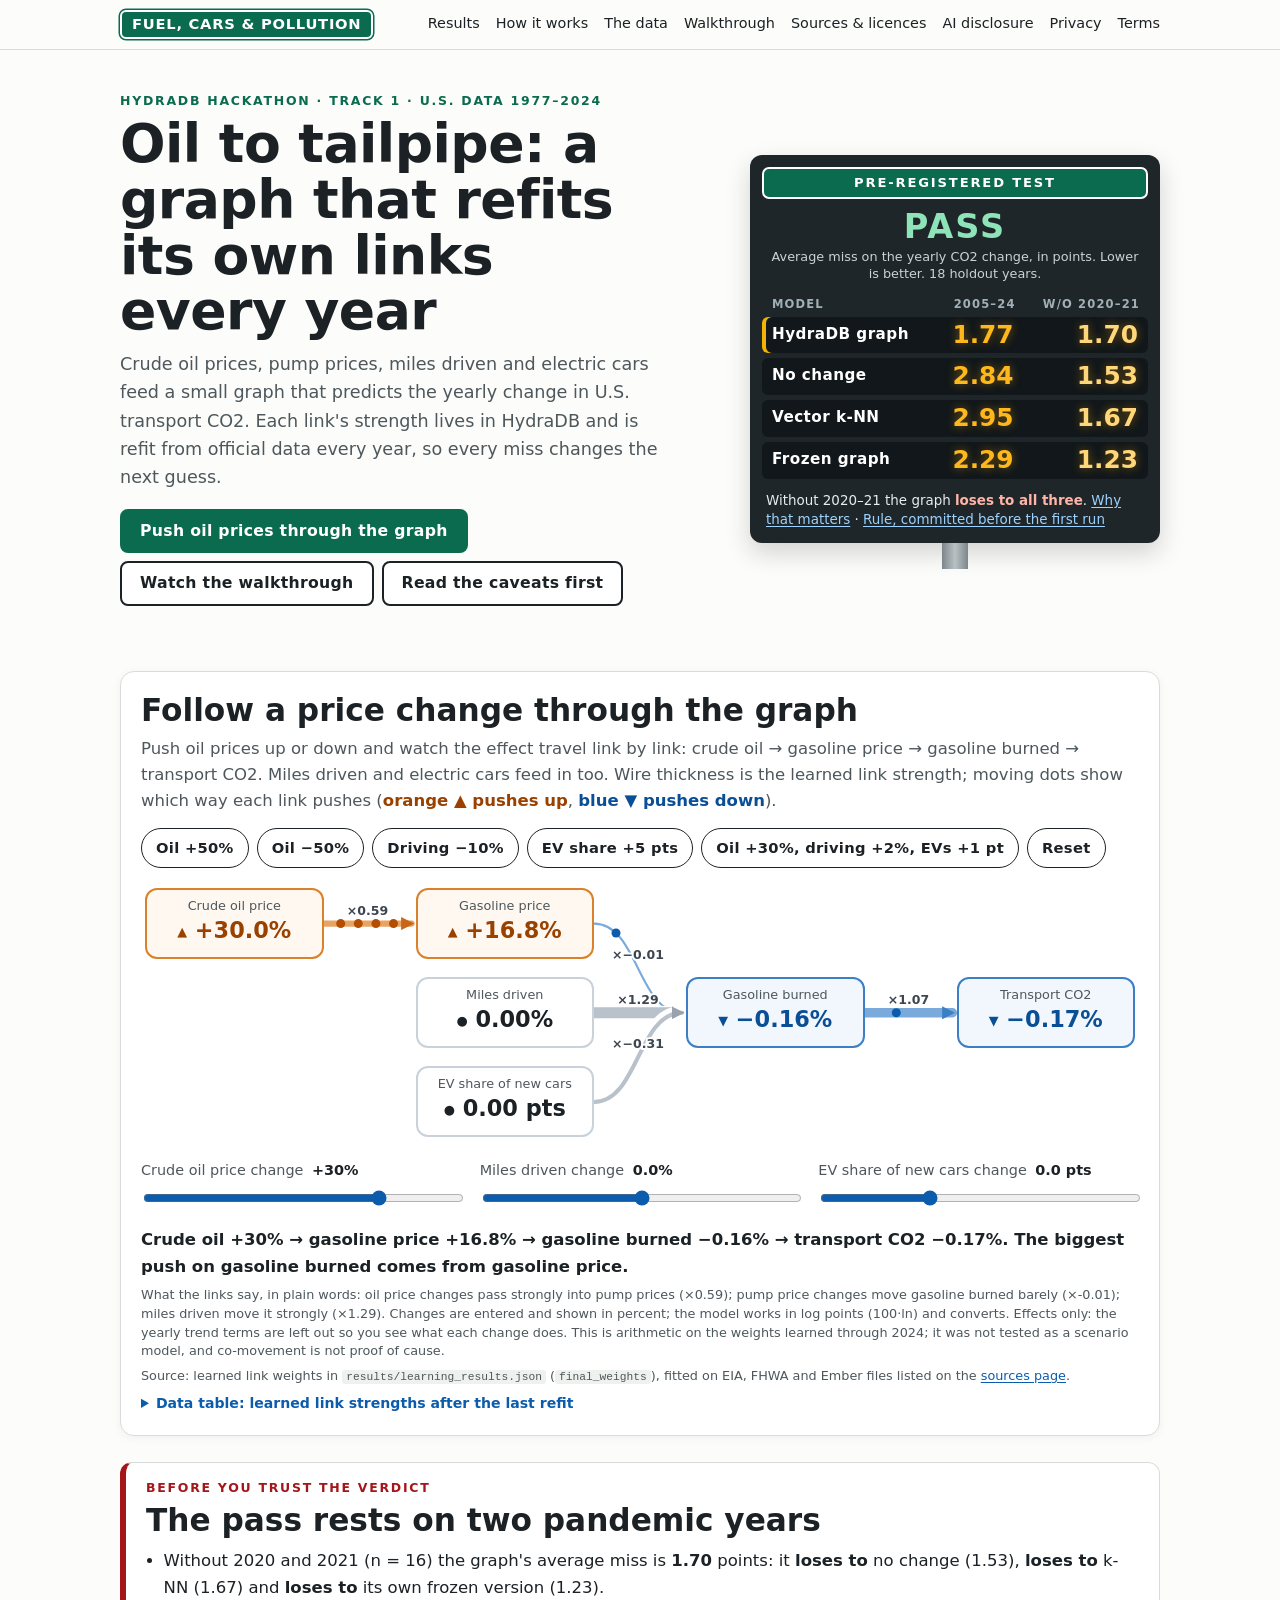
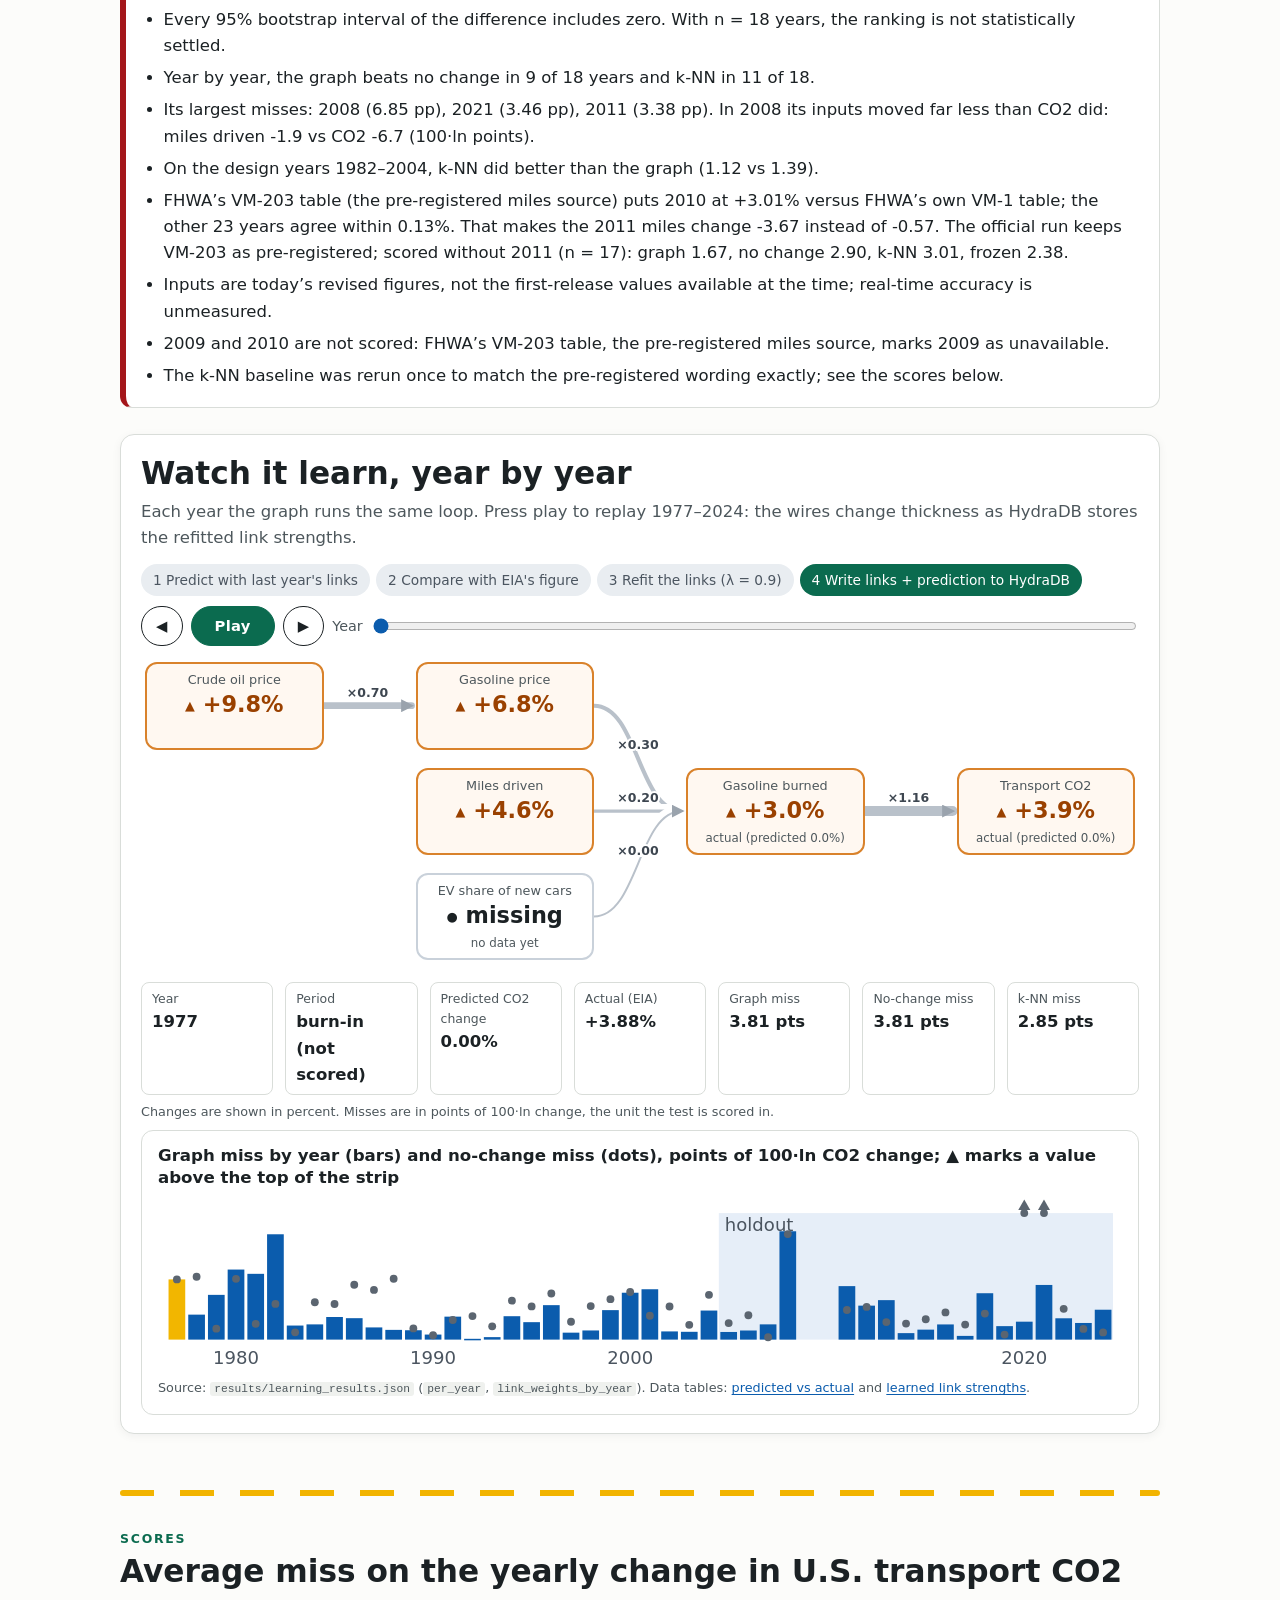
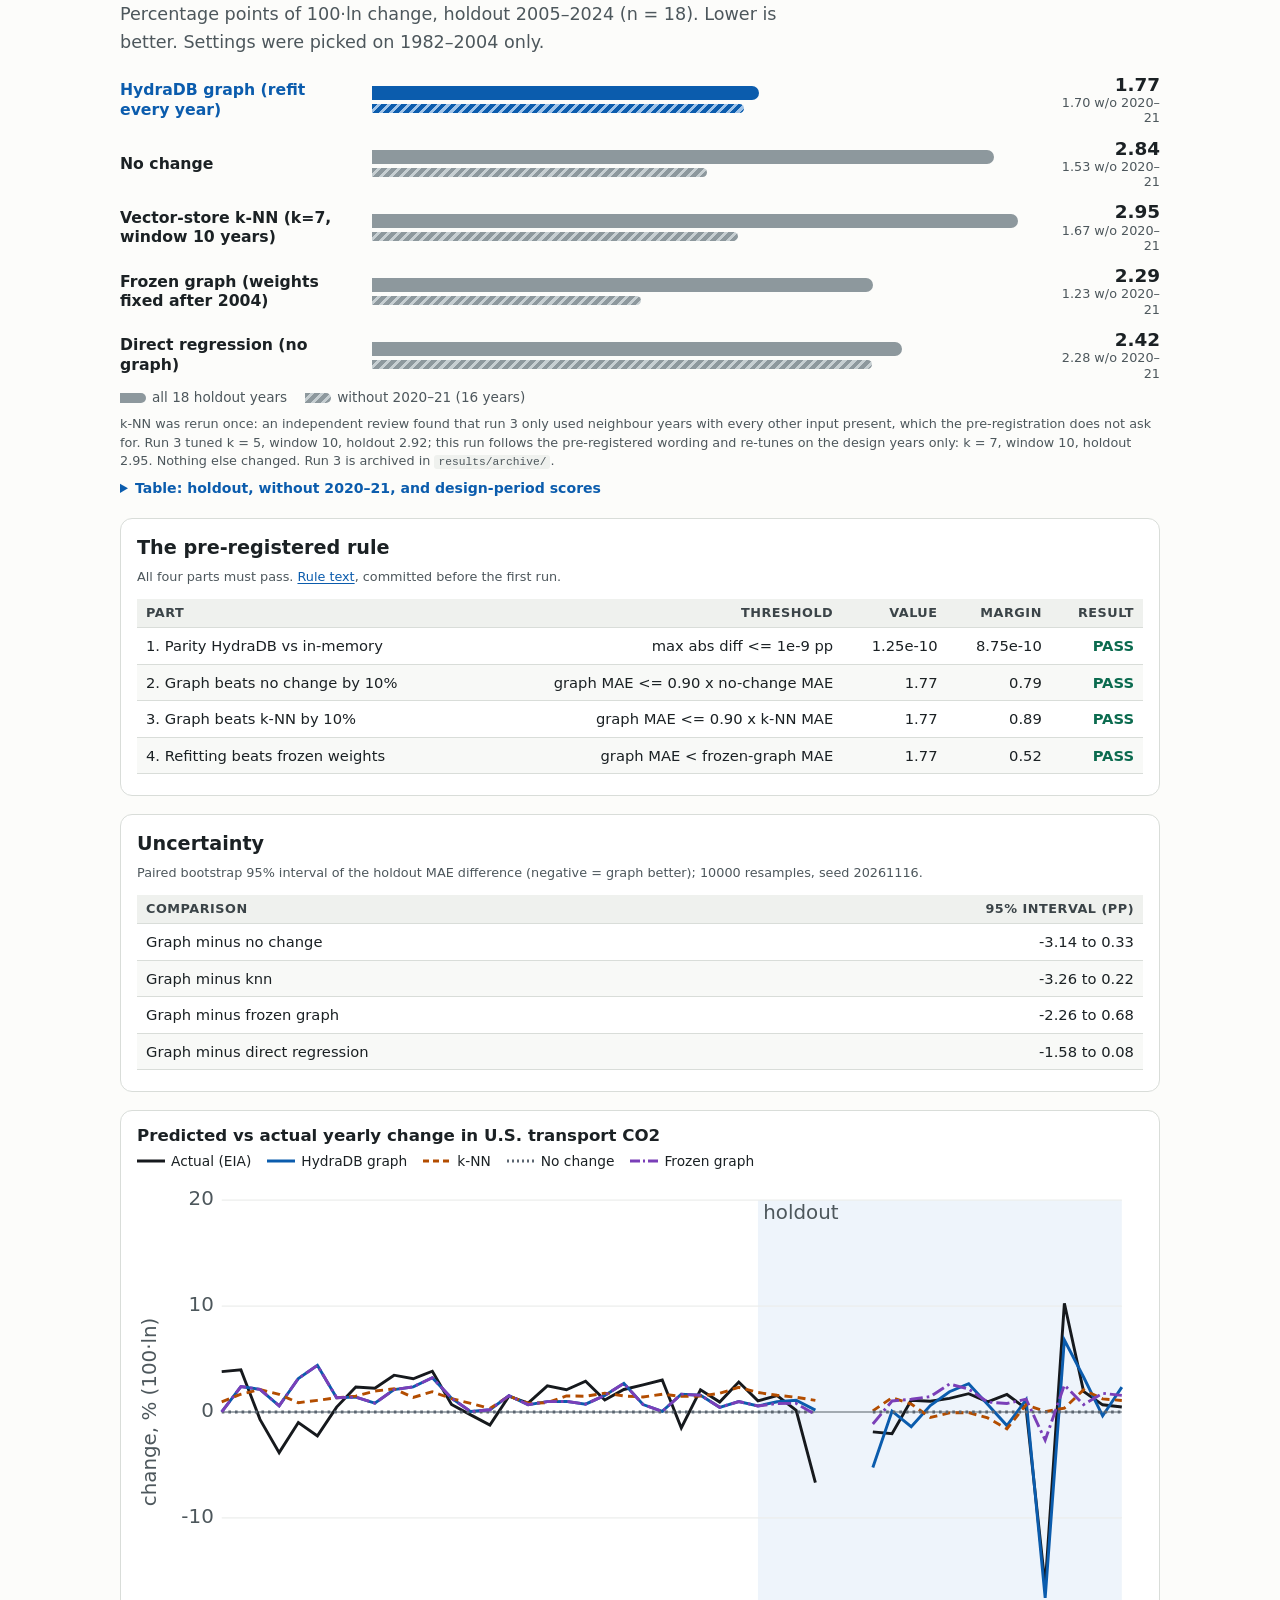
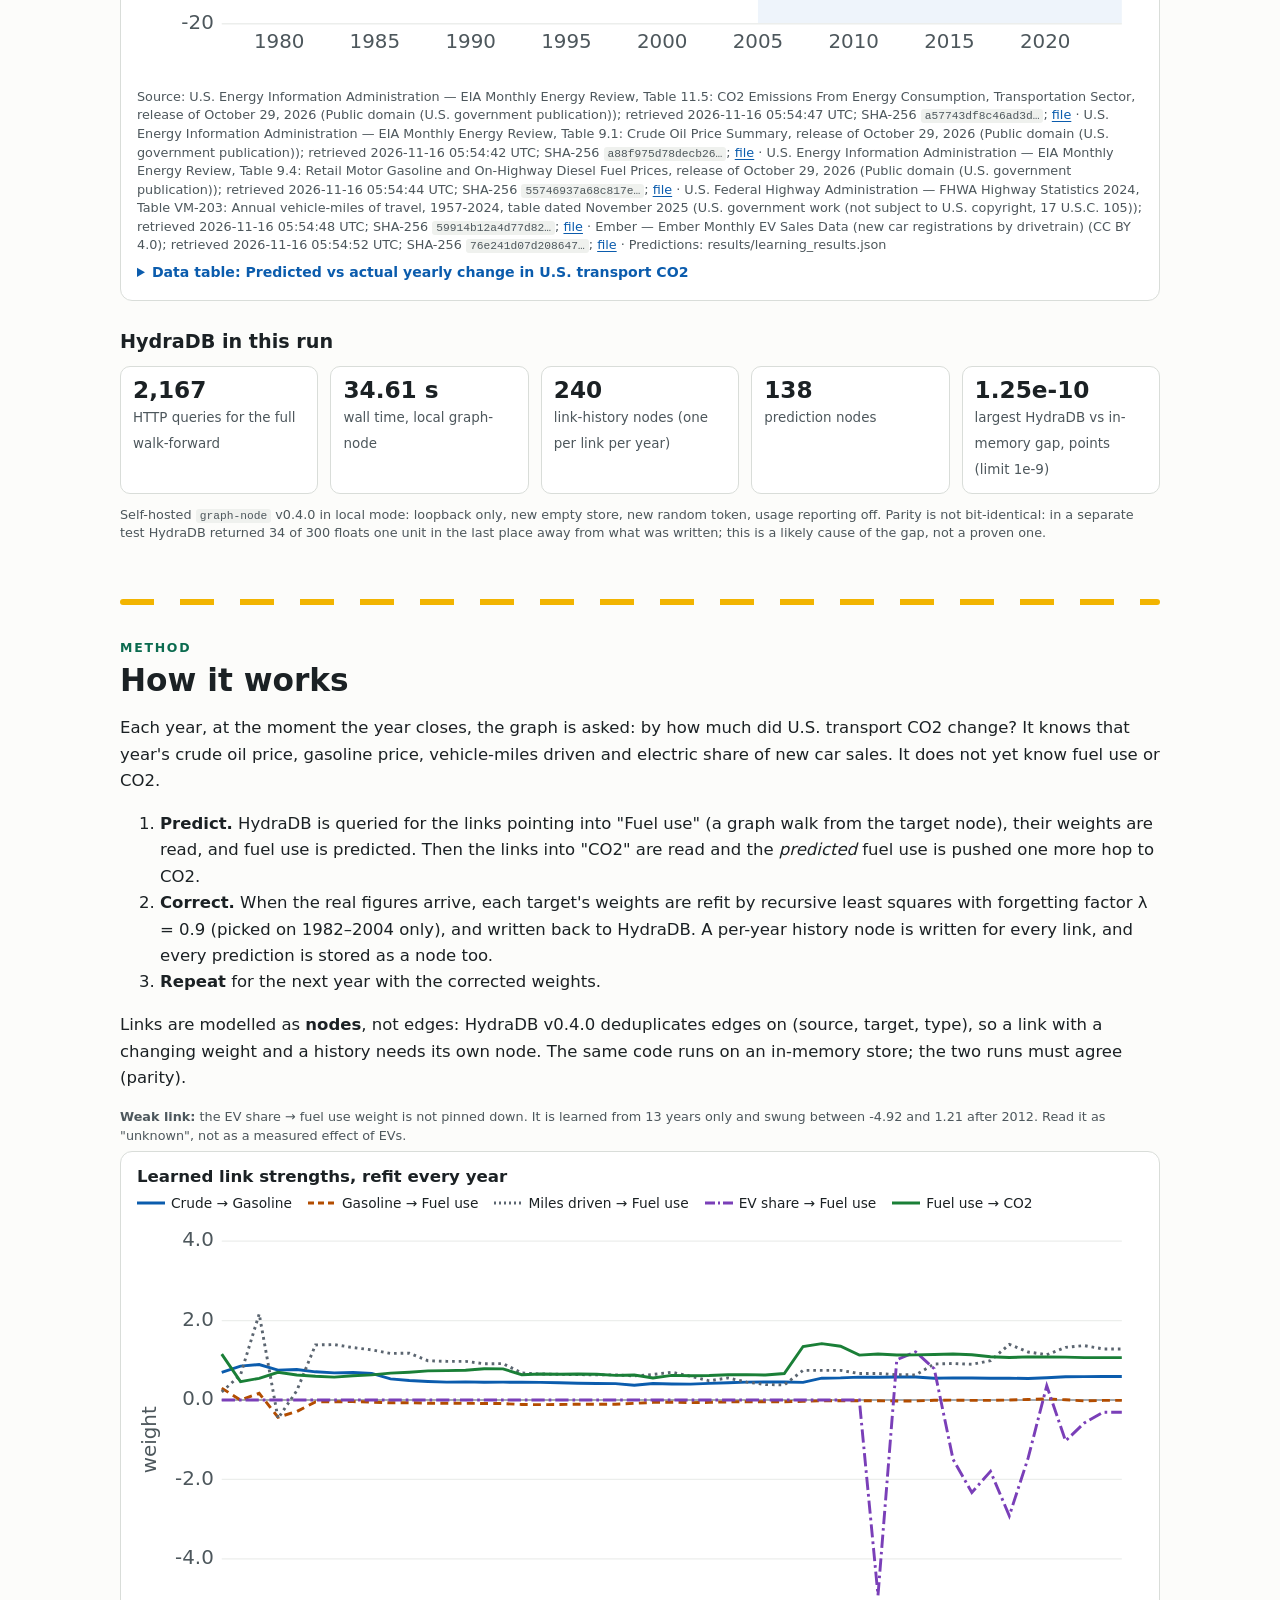
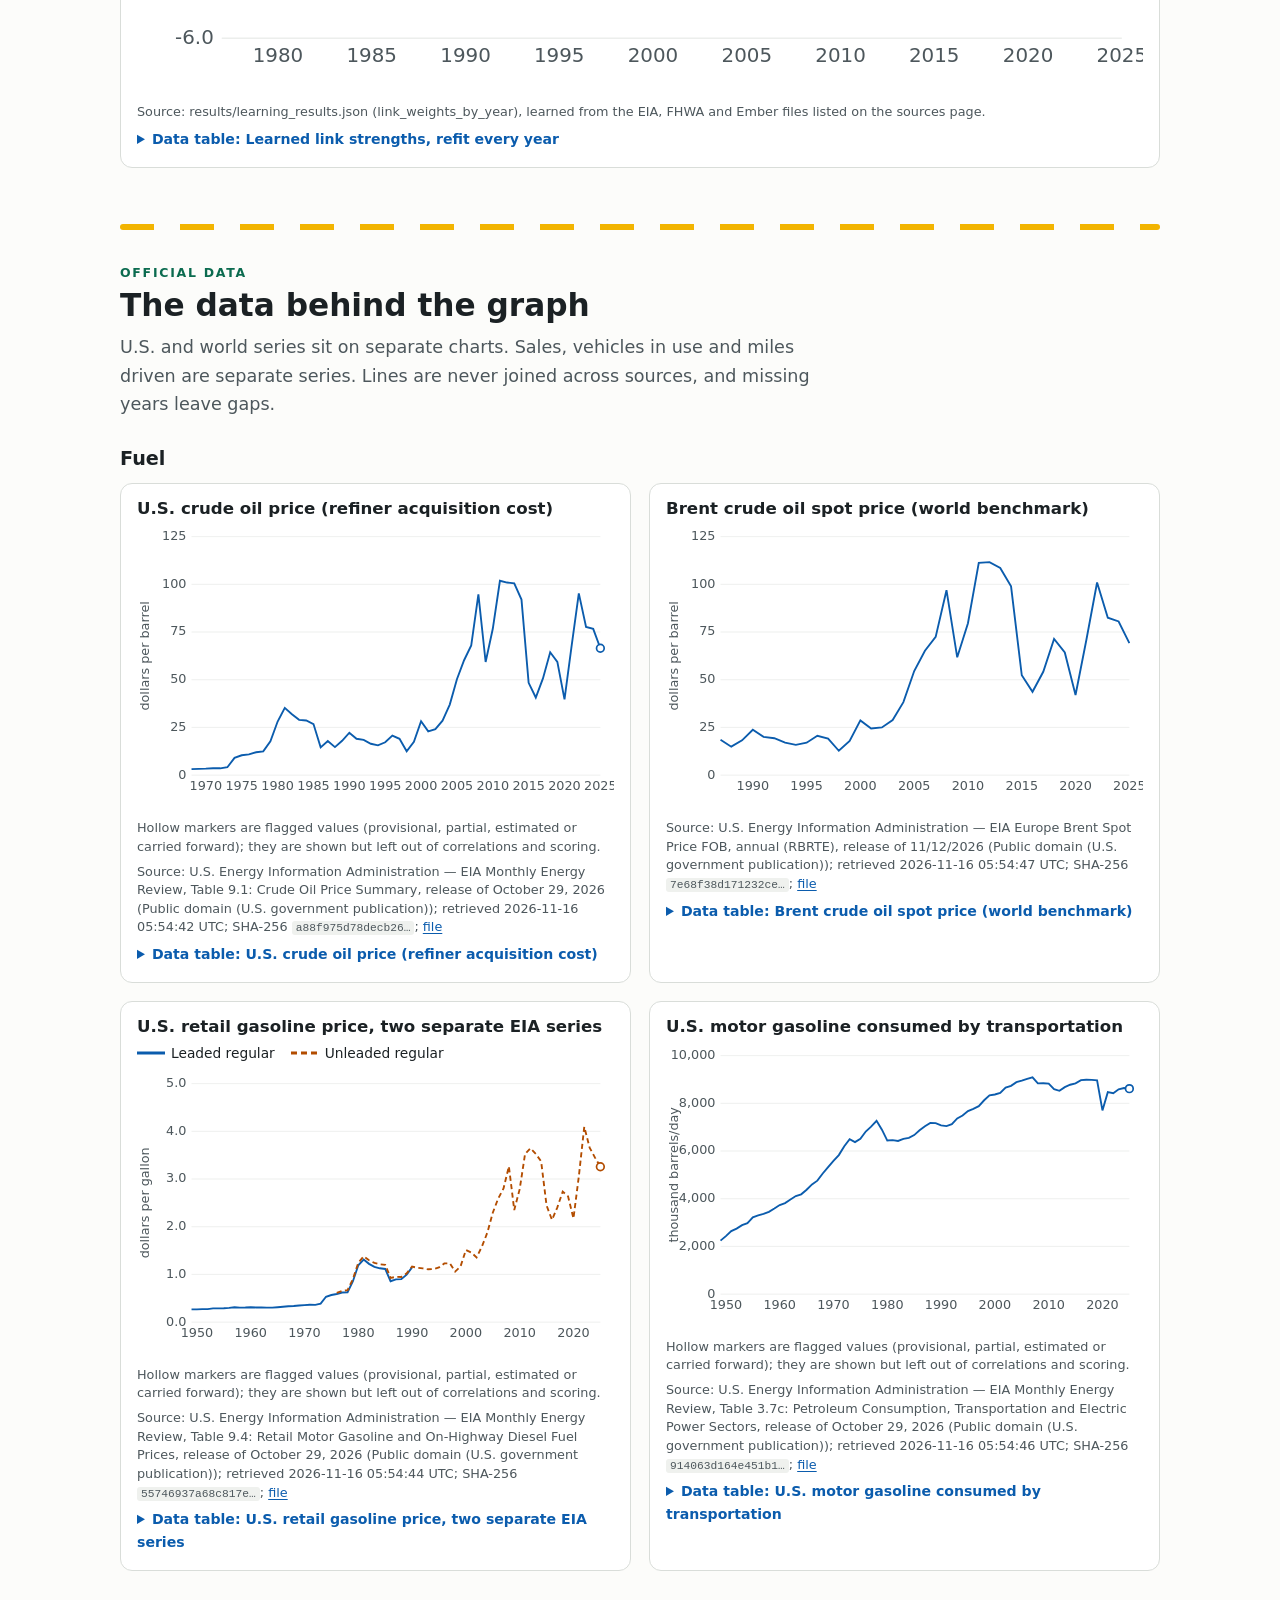
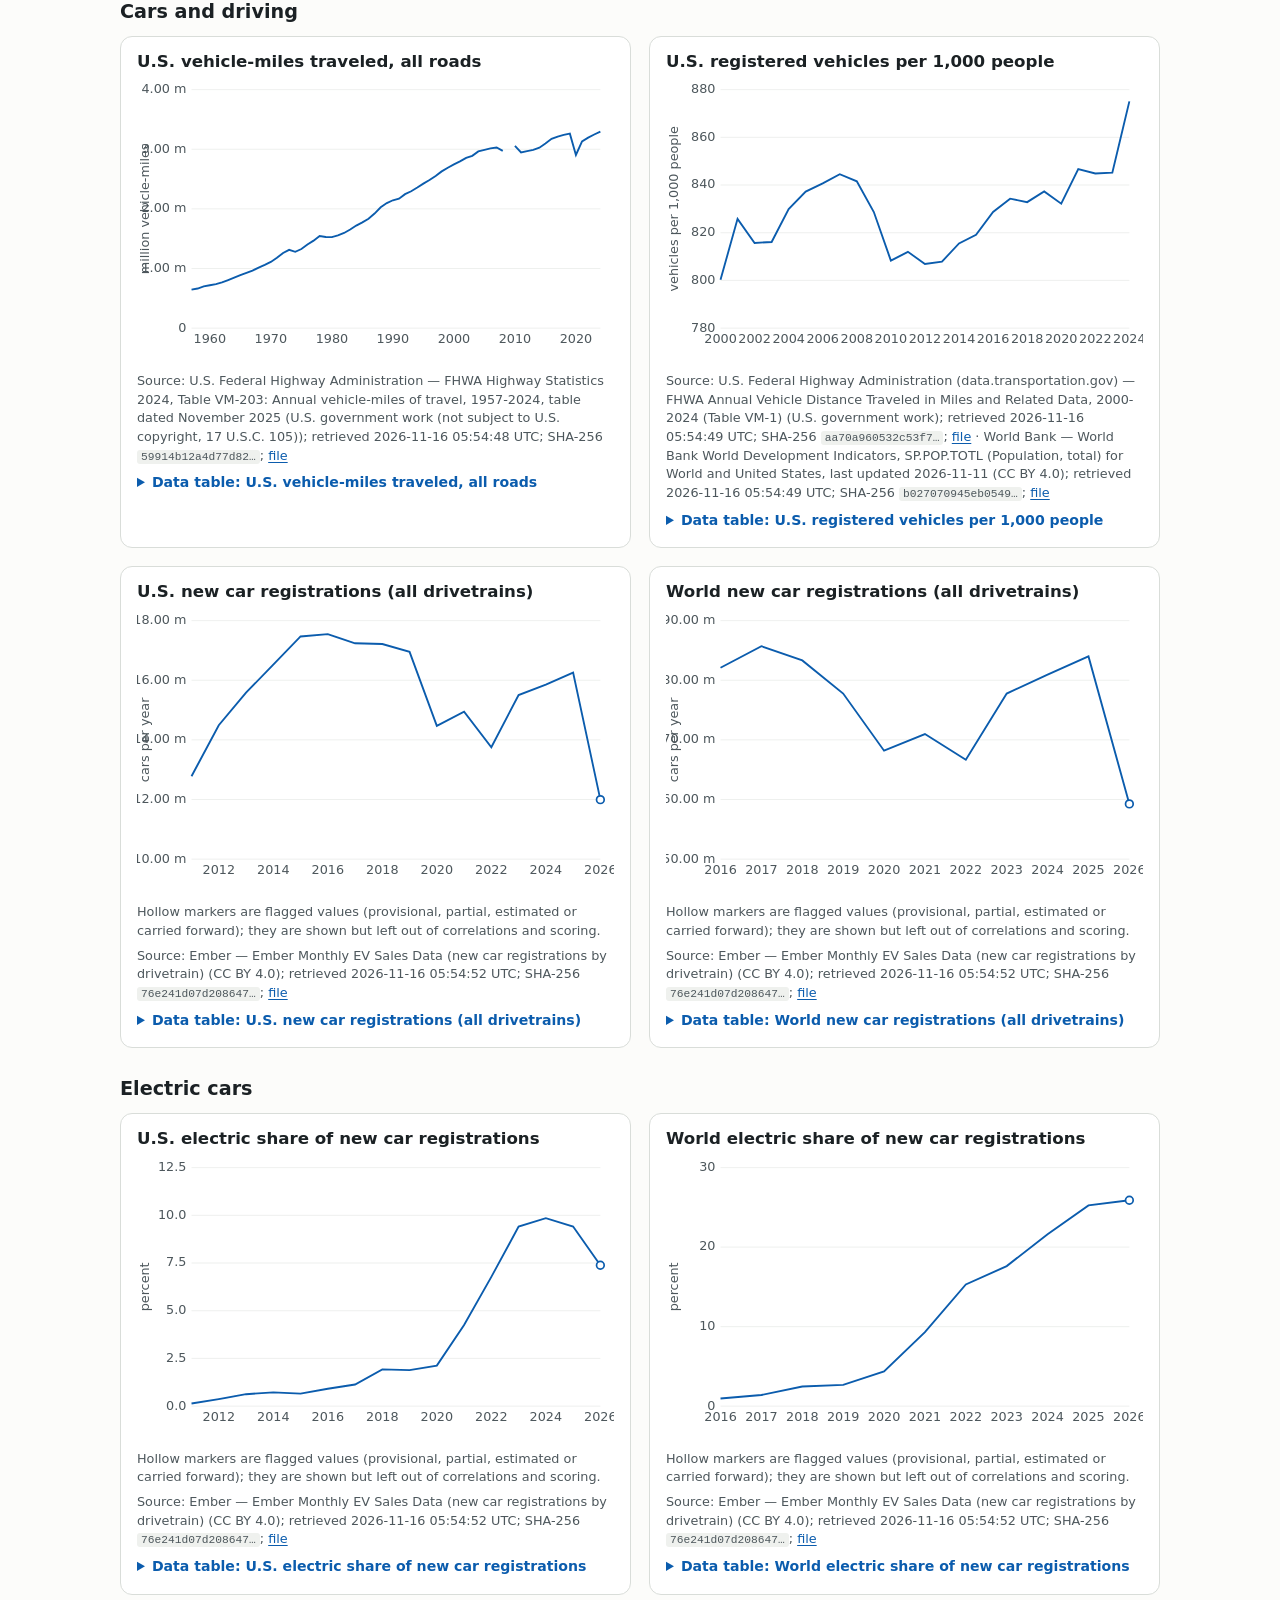
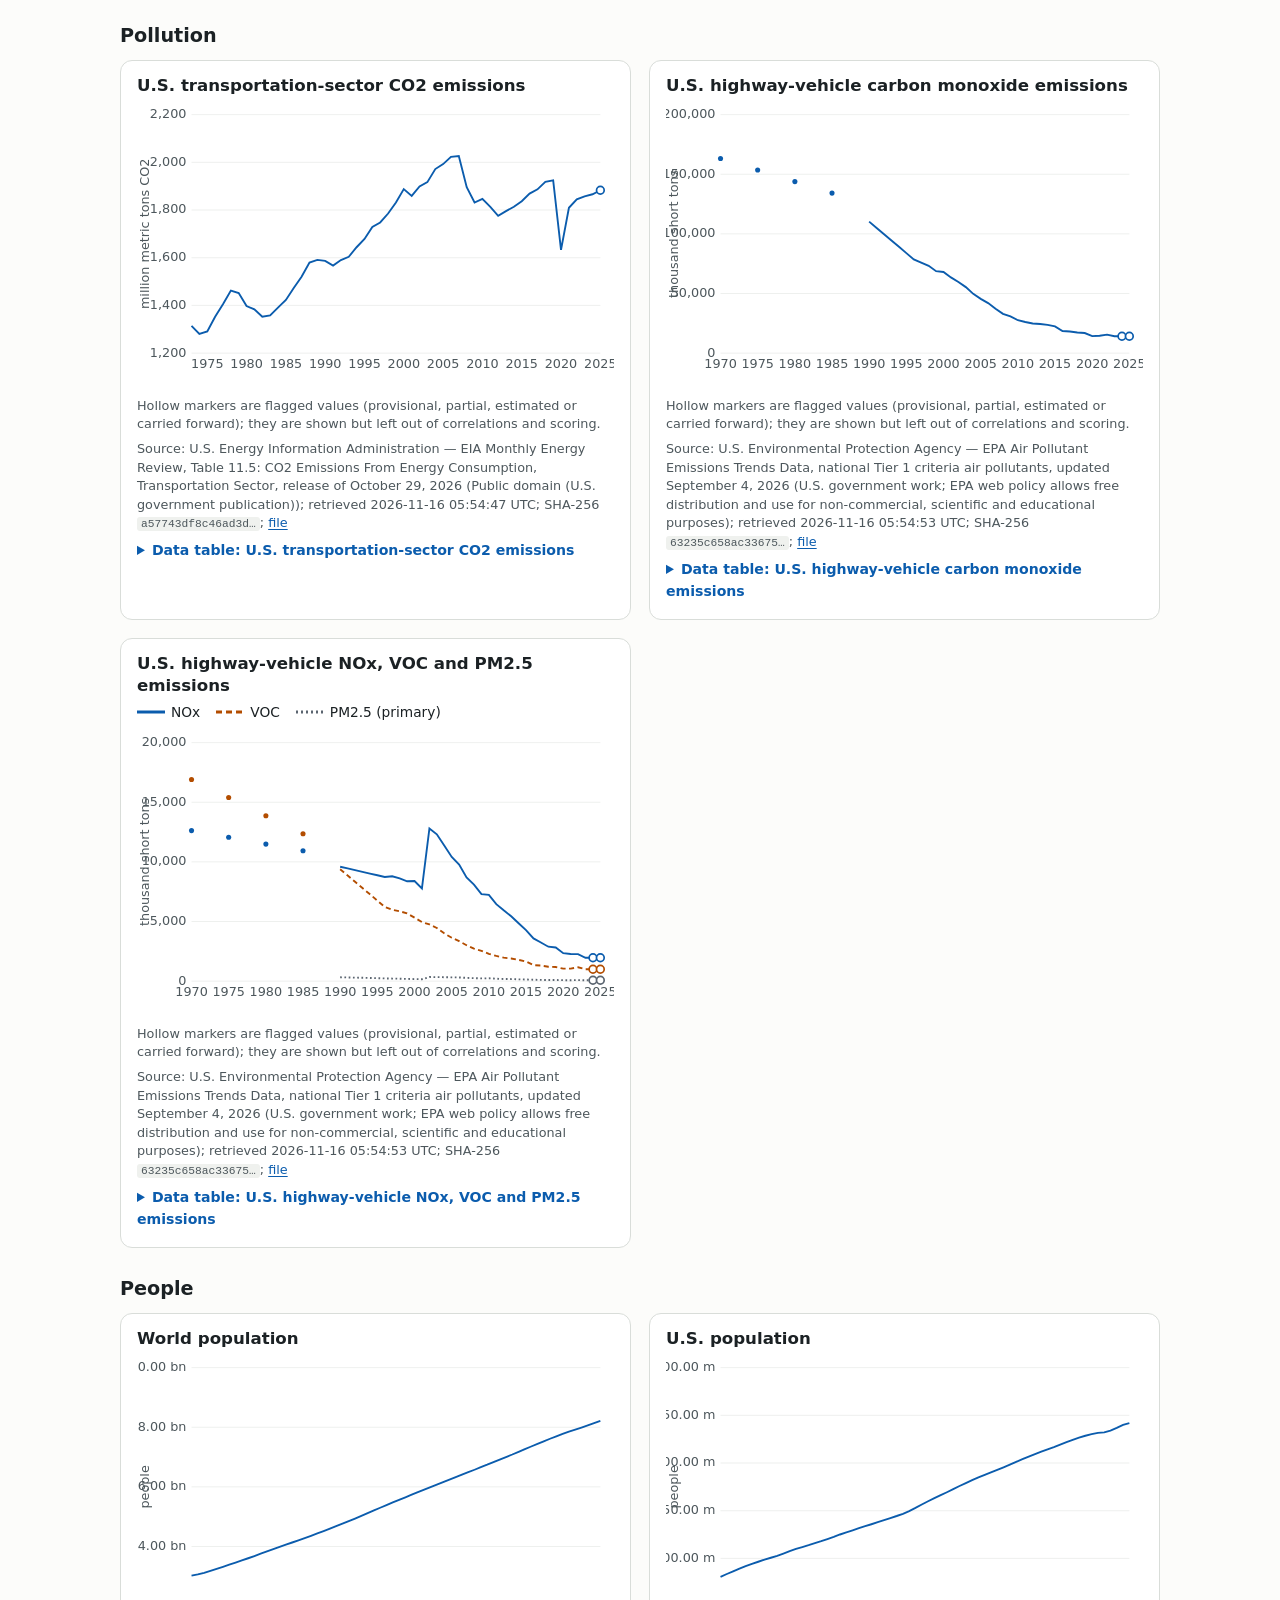
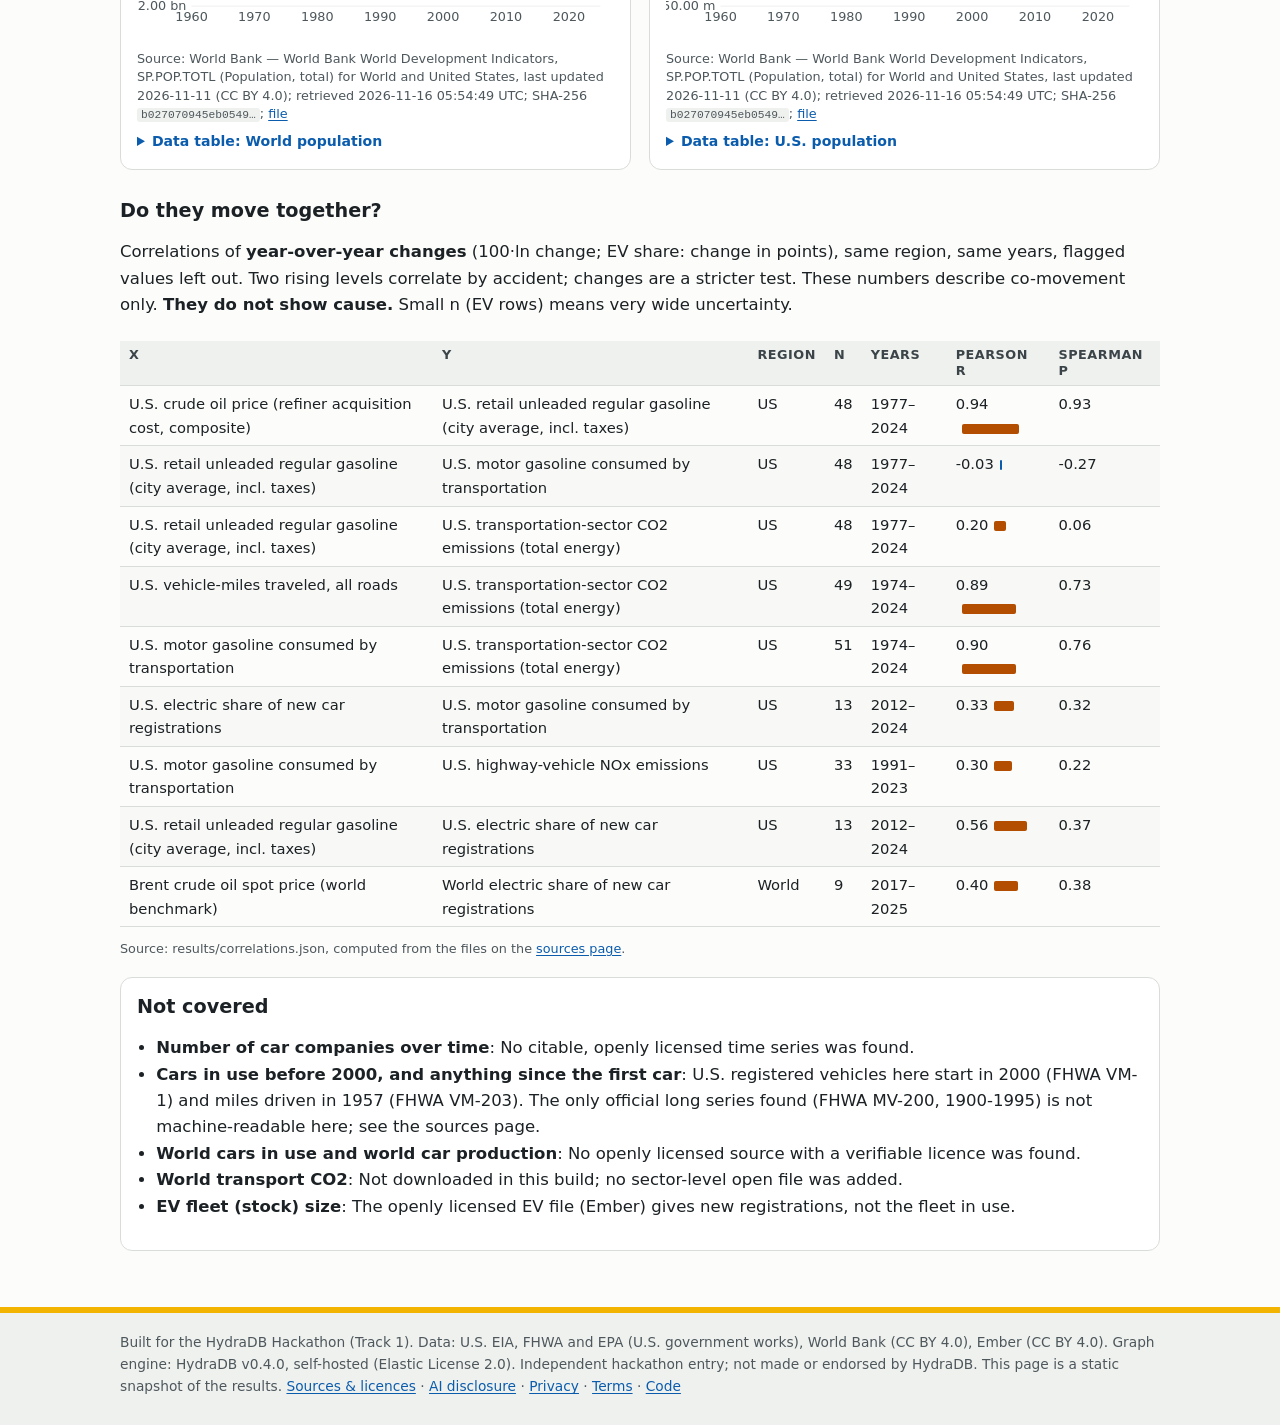
<file: index.html>
<!doctype html><html lang="en"><head><meta charset="utf-8"><meta name="viewport" content="width=device-width,initial-scale=1"><title>Fuel, Cars &amp; Pollution — a self-refitting HydraDB graph</title><meta name="description" content="A HydraDB graph links crude oil, gasoline, miles driven, EVs, fuel use and transport CO2, and refits its links every year. Pre-registered walk-forward test."><link rel="icon" href="favicon.svg" type="image/svg+xml"><meta property="og:type" content="website"><meta property="og:title" content="Fuel, Cars &amp; Pollution — a self-refitting HydraDB graph"><meta property="og:description" content="A HydraDB graph links crude oil, gasoline, miles driven, EVs, fuel use and transport CO2, and refits its links every year. Pre-registered walk-forward test."><meta property="og:image" content="https://awes0mer.github.io/fuel-cars-pollution/og.png"><meta property="og:url" content="https://awes0mer.github.io/fuel-cars-pollution/index.html"><meta name="twitter:card" content="summary_large_image"><link rel="stylesheet" href="style.css"></head><body><a class="skip" href="#main">Skip to content</a><header class="site"><div class="in"><a class="brand" href="index.html">Fuel, Cars &amp; Pollution</a><nav aria-label="Site"><a href="index.html">Results</a><a href="index.html#how">How it works</a><a href="index.html#data">The data</a><a href="walkthrough.html">Walkthrough</a><a href="sources.html">Sources &amp; licences</a><a href="ai.html">AI disclosure</a><a href="privacy.html">Privacy</a><a href="terms.html">Terms</a></nav></div></header><main id="main"><section class="hero" aria-labelledby="hero-h"><div><p class="eyebrow">HydraDB Hackathon · Track 1 · U.S. data 1977–2024</p><h1 id="hero-h">Oil to tailpipe: a graph that refits its own links every year</h1><p class="lede">Crude oil prices, pump prices, miles driven and electric cars feed a small graph that predicts the yearly change in U.S. transport CO2. Each link's strength lives in HydraDB and is refit from official data every year, so every miss changes the next guess.</p><p><a class="btn primary" href="#shock-flow">Push oil prices through the graph</a><a class="btn" href="walkthrough.html">Watch the walkthrough</a><a class="btn" href="#caveats">Read the caveats first</a></p></div><aside class="pylon" aria-label="Pre-registered test result"><div class="board"><div class="top">Pre-registered test</div><div class="verdict pass">PASS</div><p class="what">Average miss on the yearly CO2 change, in points. Lower is better. 18 holdout years.</p><table><thead><tr><th scope="col">Model</th><th scope="col">2005–24</th><th scope="col">w/o 2020–21</th></tr></thead><tbody><tr class="me"><th scope="row">HydraDB graph</th><td>1.77</td><td>1.70</td></tr><tr><th scope="row">No change</th><td>2.84</td><td>1.53</td></tr><tr><th scope="row">Vector k-NN</th><td>2.95</td><td>1.67</td></tr><tr><th scope="row">Frozen graph</th><td>2.29</td><td>1.23</td></tr></tbody></table><p class="foot">Without 2020–21 the graph <b>loses to all three</b>. <a href="#caveats">Why that matters</a> · <a href="https://github.com/Awes0mer/fuel-cars-pollution/blob/main/PREREGISTRATION.md">Rule, committed before the first run</a></p></div><div class="pole" aria-hidden="true"></div></aside></section><section class="flowcard" id="shock-flow" aria-labelledby="shock-h"><h2 id="shock-h" class="flow-h">Follow a price change through the graph</h2><p class="flow-lede">Push oil prices up or down and watch the effect travel link by link: crude oil → gasoline price → gasoline burned → transport CO2. Miles driven and electric cars feed in too. Wire thickness is the learned link strength; moving dots show which way each link pushes (<span class="k-up">orange ▲ pushes up</span>, <span class="k-down">blue ▼ pushes down</span>).</p><div class="presets" role="group" aria-label="Scenarios"><button type="button" data-preset="50,0,0">Oil +50%</button><button type="button" data-preset="-50,0,0">Oil −50%</button><button type="button" data-preset="0,-10,0">Driving −10%</button><button type="button" data-preset="0,0,5">EV share +5 pts</button><button type="button" data-preset="30,2,1">Oil +30%, driving +2%, EVs +1 pt</button><button type="button" data-preset="0,0,0">Reset</button></div><div class="flow-stage" role="group" aria-label="Price-change flowchart: crude oil, gasoline price, miles driven and EV share feed gasoline burned, which feeds transport CO2"><svg class="flow-wires" aria-hidden="true"></svg><div class="fnode flat" data-node="Crude"><div class="nm">Crude oil price</div><div class="valrow"><span class="arr" aria-hidden="true">●</span> <span class="val">—</span></div></div><div class="fnode flat" data-node="Gasoline"><div class="nm">Gasoline price</div><div class="valrow"><span class="arr" aria-hidden="true">●</span> <span class="val">—</span></div></div><div class="fnode flat" data-node="VMT"><div class="nm">Miles driven</div><div class="valrow"><span class="arr" aria-hidden="true">●</span> <span class="val">—</span></div></div><div class="fnode flat" data-node="EVShare"><div class="nm">EV share of new cars</div><div class="valrow"><span class="arr" aria-hidden="true">●</span> <span class="val">—</span></div></div><div class="fnode flat" data-node="FuelUse"><div class="nm">Gasoline burned</div><div class="valrow"><span class="arr" aria-hidden="true">●</span> <span class="val">—</span></div></div><div class="fnode flat" data-node="CO2"><div class="nm">Transport CO2</div><div class="valrow"><span class="arr" aria-hidden="true">●</span> <span class="val">—</span></div></div></div><div class="flow-controls"><label>Crude oil price change <output id="fx-crude-v"></output><input id="fx-crude" type="range" min="-60" max="60" step="1" value="30"></label><label>Miles driven change <output id="fx-vmt-v"></output><input id="fx-vmt" type="range" min="-15" max="15" step="0.5" value="0"></label><label>EV share of new cars change <output id="fx-ev-v"></output><input id="fx-ev" type="range" min="-5" max="10" step="0.5" value="0"></label></div><p class="flow-summary" aria-live="polite"></p><p class="note">What the links say, in plain words: oil price changes pass strongly into pump prices (×0.59); pump price changes move gasoline burned barely (×-0.01); miles driven move it strongly (×1.29). Changes are entered and shown in percent; the model works in log points (100·ln) and converts. Effects only: the yearly trend terms are left out so you see what each change does. This is arithmetic on the weights learned through 2024; it was not tested as a scenario model, and co-movement is not proof of cause.</p><noscript><p class="note">The animation needs JavaScript. The learned weights are in the table below.</p></noscript><p class="source">Source: learned link weights in <code>results/learning_results.json</code> (<code>final_weights</code>), fitted on EIA, FHWA and Ember files listed on the <a href="sources.html">sources page</a>.</p><details><summary>Data table: learned link strengths after the last refit</summary><div class="tablewrap"><table><caption>Final weights and intercepts per target node</caption><thead><tr><th scope="col">Target</th><th scope="col">Term</th><th scope="col">Value</th></tr></thead><tbody><tr><th scope="row">Gasoline</th><td>bias</td><td>1.0414</td></tr><tr><th scope="row">Gasoline</th><td>Crude → Gasoline</td><td>0.5933</td></tr><tr><th scope="row">FuelUse</th><td>bias</td><td>-0.3906</td></tr><tr><th scope="row">FuelUse</th><td>Gasoline → FuelUse</td><td>-0.0102</td></tr><tr><th scope="row">FuelUse</th><td>VMT → FuelUse</td><td>1.2877</td></tr><tr><th scope="row">FuelUse</th><td>EVShare → FuelUse</td><td>-0.3064</td></tr><tr><th scope="row">CO2</th><td>bias</td><td>0.0909</td></tr><tr><th scope="row">CO2</th><td>FuelUse → CO2</td><td>1.0651</td></tr></tbody></table></div></details></section><section class="caveats" id="caveats" aria-labelledby="cav-h"><p class="eyebrow">Before you trust the verdict</p><h2 id="cav-h">The pass rests on two pandemic years</h2><ul><li>Without 2020 and 2021 (n = 16) the graph's average miss is <b>1.70</b> points: it <b>loses to</b> no change (1.53), <b>loses to</b> k-NN (1.67) and <b>loses to</b> its own frozen version (1.23).</li><li>Every 95% bootstrap interval of the difference includes zero. With n = 18 years, the ranking is not statistically settled.</li><li>Year by year, the graph beats no change in 9 of 18 years and k-NN in 11 of 18.</li><li>Its largest misses: 2008 (6.85 pp), 2021 (3.46 pp), 2011 (3.38 pp). In 2008 its inputs moved far less than CO2 did: miles driven -1.9 vs CO2 -6.7 (100·ln points).</li><li>On the design years 1982–2004, k-NN did better than the graph (1.12 vs 1.39).</li><li>FHWA&rsquo;s VM-203 table (the pre-registered miles source) puts 2010 at +3.01% versus FHWA&rsquo;s own VM-1 table; the other 23 years agree within 0.13%. That makes the 2011 miles change -3.67 instead of -0.57. The official run keeps VM-203 as pre-registered; scored without 2011 (n = 17): graph 1.67, no change 2.90, k-NN 3.01, frozen 2.38.</li><li>Inputs are today&rsquo;s revised figures, not the first-release values available at the time; real-time accuracy is unmeasured.</li><li>2009 and 2010 are not scored: FHWA&rsquo;s VM-203 table, the pre-registered miles source, marks 2009 as unavailable.</li><li>The k-NN baseline was rerun once to match the pre-registered wording exactly; see the scores below.</li></ul></section><section class="flowcard" id="learn-flow" aria-labelledby="learn-h"><h2 id="learn-h" class="flow-h">Watch it learn, year by year</h2><p class="flow-lede">Each year the graph runs the same loop. Press play to replay 1977–2024: the wires change thickness as HydraDB stores the refitted link strengths.</p><ol class="steps" aria-label="The yearly loop"><li class="step">1 Predict with last year's links</li><li class="step">2 Compare with EIA's figure</li><li class="step">3 Refit the links (λ = 0.9)</li><li class="step">4 Write links + prediction to HydraDB</li></ol><div class="replay-controls"><button type="button" id="lr-prev" aria-label="Previous year">◀</button><button type="button" id="lr-play" aria-pressed="false">Play</button><button type="button" id="lr-next" aria-label="Next year">▶</button><label class="yr-slider">Year <input id="lr-year" type="range" min="0" max="0" step="1" value="0"></label></div><div class="flow-stage" role="group" aria-label="Learning-replay flowchart showing one year&#x27;s inputs, predictions and link strengths"><svg class="flow-wires" aria-hidden="true"></svg><div class="fnode flat" data-node="Crude"><div class="nm">Crude oil price</div><div class="valrow"><span class="arr" aria-hidden="true">●</span> <span class="val">—</span></div><div class="sub"></div></div><div class="fnode flat" data-node="Gasoline"><div class="nm">Gasoline price</div><div class="valrow"><span class="arr" aria-hidden="true">●</span> <span class="val">—</span></div><div class="sub"></div></div><div class="fnode flat" data-node="VMT"><div class="nm">Miles driven</div><div class="valrow"><span class="arr" aria-hidden="true">●</span> <span class="val">—</span></div><div class="sub"></div></div><div class="fnode flat" data-node="EVShare"><div class="nm">EV share of new cars</div><div class="valrow"><span class="arr" aria-hidden="true">●</span> <span class="val">—</span></div><div class="sub"></div></div><div class="fnode flat" data-node="FuelUse"><div class="nm">Gasoline burned</div><div class="valrow"><span class="arr" aria-hidden="true">●</span> <span class="val">—</span></div><div class="sub"></div></div><div class="fnode flat" data-node="CO2"><div class="nm">Transport CO2</div><div class="valrow"><span class="arr" aria-hidden="true">●</span> <span class="val">—</span></div><div class="sub"></div></div></div><dl class="lr-panel"><div><dt>Year</dt><dd data-f="year"></dd></div><div><dt>Period</dt><dd data-f="period"></dd></div><div><dt>Predicted CO2 change</dt><dd data-f="pred"></dd></div><div><dt>Actual (EIA)</dt><dd data-f="actual"></dd></div><div><dt>Graph miss</dt><dd data-f="err"></dd></div><div><dt>No-change miss</dt><dd data-f="nc"></dd></div><div><dt>k-NN miss</dt><dd data-f="knn"></dd></div></dl><p class="note">Changes are shown in percent. Misses are in points of 100·ln change, the unit the test is scored in.</p><p class="note" data-f="note" aria-live="polite"></p><figure class="strip"><figcaption class="ctitle">Graph miss by year (bars) and no-change miss (dots), points of 100·ln CO2 change; ▲ marks a value above the top of the strip</figcaption><svg class="err-strip chart" role="img" aria-label="Absolute error of the graph per year, with the no-change error as dots; the data table is under the Predicted vs actual chart."></svg><p class="source">Source: <code>results/learning_results.json</code> (<code>per_year</code>, <code>link_weights_by_year</code>). Data tables: <a href="#pred">predicted vs actual</a> and <a href="#weights">learned link strengths</a>.</p></figure></section><section id="scores" aria-labelledby="scores-h"><div class="lane" aria-hidden="true"></div><p class="eyebrow">Scores</p><h2 id="scores-h">Average miss on the yearly change in U.S. transport CO2</h2><p class="lede">Percentage points of 100·ln change, holdout 2005–2024 (n = 18). Lower is better. Settings were picked on 1982–2004 only.</p><div class="bars"><div class="bar-row me"><div class="bar-name">HydraDB graph (refit every year)</div><div class="bar-track" aria-hidden="true"><span style="width:57.6%"></span><span class="ex" style="width:55.4%"></span></div><div class="bar-val">1.77<small>1.70 w/o 2020–21</small></div></div><div class="bar-row"><div class="bar-name">No change</div><div class="bar-track" aria-hidden="true"><span style="width:92.6%"></span><span class="ex" style="width:49.9%"></span></div><div class="bar-val">2.84<small>1.53 w/o 2020–21</small></div></div><div class="bar-row"><div class="bar-name">Vector-store k-NN (k=7, window 10 years)</div><div class="bar-track" aria-hidden="true"><span style="width:96.2%"></span><span class="ex" style="width:54.5%"></span></div><div class="bar-val">2.95<small>1.67 w/o 2020–21</small></div></div><div class="bar-row"><div class="bar-name">Frozen graph (weights fixed after 2004)</div><div class="bar-track" aria-hidden="true"><span style="width:74.6%"></span><span class="ex" style="width:40.1%"></span></div><div class="bar-val">2.29<small>1.23 w/o 2020–21</small></div></div><div class="bar-row"><div class="bar-name">Direct regression (no graph)</div><div class="bar-track" aria-hidden="true"><span style="width:78.8%"></span><span class="ex" style="width:74.4%"></span></div><div class="bar-val">2.42<small>2.28 w/o 2020–21</small></div></div></div><p class="bar-key"><span><i></i>all 18 holdout years</span><span><i class="ex"></i>without 2020–21 (16 years)</span></p><p class="note">k-NN was rerun once: an independent review found that run 3 only used neighbour years with every other input present, which the pre-registration does not ask for. Run 3 tuned k = 5, window 10, holdout 2.92; this run follows the pre-registered wording and re-tunes on the design years only: k = 7, window 10, holdout 2.95. Nothing else changed. Run 3 is archived in <code>results/archive/</code>.</p><details><summary>Table: holdout, without 2020–21, and design-period scores</summary><div class="tablewrap"><table><caption>MAE of the predicted yearly change in U.S. transport CO2</caption><thead><tr><th scope="col">Model</th><th scope="col">Holdout MAE</th><th scope="col">n</th><th scope="col">Without 2020–21 (n=16)</th><th scope="col">Design MAE (n=23)</th></tr></thead><tbody><tr><td>HydraDB graph (refit every year)</td><td>1.77</td><td>18</td><td>1.70</td><td>1.39</td></tr><tr><td>No change</td><td>2.84</td><td>18</td><td>1.53</td><td>2.00</td></tr><tr><td>Vector-store k-NN (k=7, window 10 years)</td><td>2.95</td><td>18</td><td>1.67</td><td>1.12</td></tr><tr><td>Frozen graph (weights fixed after 2004)</td><td>2.29</td><td>18</td><td>1.23</td><td>1.39</td></tr><tr><td>Direct regression (no graph)</td><td>2.42</td><td>18</td><td>2.28</td><td>1.62</td></tr></tbody></table></div></details><div class="card wide"><h3>The pre-registered rule</h3><p class="note">All four parts must pass. <a href="https://github.com/Awes0mer/fuel-cars-pollution/blob/main/PREREGISTRATION.md">Rule text</a>, committed before the first run.</p><div class="tablewrap"><table><thead><tr><th scope="col">Part</th><th scope="col">Threshold</th><th scope="col">Value</th><th scope="col">Margin</th><th scope="col">Result</th></tr></thead><tbody><tr><td>1. Parity HydraDB vs in-memory</td><td>max abs diff &lt;= 1e-9 pp</td><td>1.25e-10</td><td>8.75e-10</td><td class="pass">PASS</td></tr><tr><td>2. Graph beats no change by 10%</td><td>graph MAE &lt;= 0.90 x no-change MAE</td><td>1.77</td><td>0.79</td><td class="pass">PASS</td></tr><tr><td>3. Graph beats k-NN by 10%</td><td>graph MAE &lt;= 0.90 x k-NN MAE</td><td>1.77</td><td>0.89</td><td class="pass">PASS</td></tr><tr><td>4. Refitting beats frozen weights</td><td>graph MAE &lt; frozen-graph MAE</td><td>1.77</td><td>0.52</td><td class="pass">PASS</td></tr></tbody></table></div></div><div class="card wide"><h3>Uncertainty</h3><p class="note">Paired bootstrap 95% interval of the holdout MAE difference (negative = graph better); 10000 resamples, seed 20261116.</p><div class="tablewrap"><table><thead><tr><th scope="col">Comparison</th><th scope="col">95% interval (pp)</th></tr></thead><tbody><tr><td>Graph minus no change</td><td>-3.14 to 0.33</td></tr><tr><td>Graph minus knn</td><td>-3.26 to 0.22</td></tr><tr><td>Graph minus frozen graph</td><td>-2.26 to 0.68</td></tr><tr><td>Graph minus direct regression</td><td>-1.58 to 0.08</td></tr></tbody></table></div></div><figure id="pred"><figcaption class="ctitle">Predicted vs actual yearly change in U.S. transport CO2</figcaption><ul class="legend"><li><svg width="28" height="10" aria-hidden="true"><line x1="0" x2="28" y1="5" y2="5" stroke="#16191d" stroke-width="3"/></svg>Actual (EIA)</li><li><svg width="28" height="10" aria-hidden="true"><line x1="0" x2="28" y1="5" y2="5" stroke="#0b5cad" stroke-width="3"/></svg>HydraDB graph</li><li><svg width="28" height="10" aria-hidden="true"><line x1="0" x2="28" y1="5" y2="5" stroke="#b34d00" stroke-width="3" stroke-dasharray="6 4"/></svg>k-NN</li><li><svg width="28" height="10" aria-hidden="true"><line x1="0" x2="28" y1="5" y2="5" stroke="#5b6570" stroke-width="3" stroke-dasharray="2 3"/></svg>No change</li><li><svg width="28" height="10" aria-hidden="true"><line x1="0" x2="28" y1="5" y2="5" stroke="#7a3fb8" stroke-width="3" stroke-dasharray="10 3 2 3"/></svg>Frozen graph</li></ul><svg viewBox="0 0 760 380" role="img" aria-labelledby="pred-t pred-d" class="chart"><title id="pred-t">Predicted vs actual yearly change in U.S. transport CO2</title><desc id="pred-d">Walk-forward predictions 1977 to 2024. Design years 1982-2004, holdout 2005-2024; 2009 and 2010 missing because vehicle-miles for 2009 are unavailable.</desc><rect x="469.1" y="16" width="274.9" height="320" fill="#eef4fb"/><text x="473.1" y="30" class="tick" text-anchor="start">holdout</text><line x1="64" x2="744" y1="336.0" y2="336.0" class="grid"/><text x="58" y="340.0" class="tick" text-anchor="end">-20</text><line x1="64" x2="744" y1="256.0" y2="256.0" class="grid"/><text x="58" y="260.0" class="tick" text-anchor="end">-10</text><line x1="64" x2="744" y1="176.0" y2="176.0" class="grid"/><text x="58" y="180.0" class="tick" text-anchor="end">0</text><line x1="64" x2="744" y1="96.0" y2="96.0" class="grid"/><text x="58" y="100.0" class="tick" text-anchor="end">10</text><line x1="64" x2="744" y1="16.0" y2="16.0" class="grid"/><text x="58" y="20.0" class="tick" text-anchor="end">20</text><line x1="64" x2="744" y1="176.0" y2="176.0" class="zero"/><text x="107.4" y="354" class="tick" text-anchor="middle">1980</text><text x="179.7" y="354" class="tick" text-anchor="middle">1985</text><text x="252.1" y="354" class="tick" text-anchor="middle">1990</text><text x="324.4" y="354" class="tick" text-anchor="middle">1995</text><text x="396.8" y="354" class="tick" text-anchor="middle">2000</text><text x="469.1" y="354" class="tick" text-anchor="middle">2005</text><text x="541.4" y="354" class="tick" text-anchor="middle">2010</text><text x="613.8" y="354" class="tick" text-anchor="middle">2015</text><text x="686.1" y="354" class="tick" text-anchor="middle">2020</text><text x="14" y="176" class="axis" transform="rotate(-90 14 176)" text-anchor="middle">change, % (100·ln)</text><path d="M64.0,145.5 L78.5,144.2 L92.9,181.6 L107.4,206.7 L121.9,184.0 L136.3,194.1 L150.8,172.3 L165.3,157.1 L179.7,158.0 L194.2,148.2 L208.7,150.9 L223.1,145.2 L237.6,170.3 L252.1,178.2 L266.6,185.9 L281.0,164.1 L295.5,169.3 L310.0,156.3 L324.4,159.2 L338.9,152.7 L353.4,167.0 L367.8,159.0 L382.3,155.5 L396.8,151.9 L411.2,188.1 L425.7,159.3 L440.2,168.5 L454.6,153.4 L469.1,167.6 L483.6,163.7 L498.0,174.8 L512.5,229.4" fill="none" stroke="#16191d" stroke-width="2.2"/><path d="M555.9,191.0 L570.4,192.5 L584.9,167.1 L599.3,167.9 L613.8,165.7 L628.3,162.2 L642.7,168.4 L657.2,162.8 L671.7,173.5 L686.1,307.3 L700.6,93.9 L715.1,160.4 L729.5,170.6 L744.0,172.3" fill="none" stroke="#16191d" stroke-width="2.2"/><path d="M64.0,176.0 L78.5,156.8 L92.9,158.9 L107.4,171.3 L121.9,150.7 L136.3,140.8 L150.8,165.2 L165.3,164.8 L179.7,169.4 L194.2,159.1 L208.7,157.0 L223.1,150.1 L237.6,165.6 L252.1,175.7 L266.6,174.3 L281.0,163.7 L295.5,170.5 L310.0,168.2 L324.4,168.0 L338.9,170.1 L353.4,163.5 L367.8,154.4 L382.3,170.4 L396.8,175.6 L411.2,162.6 L425.7,163.4 L440.2,172.5 L454.6,168.1 L469.1,171.5 L483.6,168.3 L498.0,167.1 L512.5,174.6" fill="none" stroke="#0b5cad" stroke-width="2.2"/><path d="M555.9,218.0 L570.4,175.4 L584.9,187.1 L599.3,171.2 L613.8,160.7 L628.3,154.6 L642.7,170.3 L657.2,186.3 L671.7,166.7 L686.1,316.4 L700.6,121.6 L715.1,149.6 L729.5,179.0 L744.0,157.2" fill="none" stroke="#0b5cad" stroke-width="2.2"/><path d="M64.0,168.3 L78.5,162.6 L92.9,159.0 L107.4,162.7 L121.9,169.0 L136.3,167.2 L150.8,165.3 L165.3,164.0 L179.7,160.2 L194.2,158.5 L208.7,165.0 L223.1,160.7 L237.6,165.9 L252.1,169.5 L266.6,173.4 L281.0,164.0 L295.5,169.4 L310.0,169.0 L324.4,163.9 L338.9,164.1 L353.4,161.8 L367.8,163.9 L382.3,164.7 L396.8,162.6 L411.2,164.2 L425.7,164.0 L440.2,161.9 L454.6,157.4 L469.1,161.3 L483.6,163.4 L498.0,164.9 L512.5,167.2" fill="none" stroke="#b34d00" stroke-width="2.2" stroke-dasharray="6 4"/><path d="M555.9,175.2 L570.4,165.2 L584.9,170.0 L599.3,180.2 L613.8,176.7 L628.3,176.5 L642.7,180.5 L657.2,188.7 L671.7,170.5 L686.1,175.7 L700.6,173.1 L715.1,159.3 L729.5,166.1 L744.0,167.3" fill="none" stroke="#b34d00" stroke-width="2.2" stroke-dasharray="6 4"/><path d="M64.0,176.0 L78.5,176.0 L92.9,176.0 L107.4,176.0 L121.9,176.0 L136.3,176.0 L150.8,176.0 L165.3,176.0 L179.7,176.0 L194.2,176.0 L208.7,176.0 L223.1,176.0 L237.6,176.0 L252.1,176.0 L266.6,176.0 L281.0,176.0 L295.5,176.0 L310.0,176.0 L324.4,176.0 L338.9,176.0 L353.4,176.0 L367.8,176.0 L382.3,176.0 L396.8,176.0 L411.2,176.0 L425.7,176.0 L440.2,176.0 L454.6,176.0 L469.1,176.0 L483.6,176.0 L498.0,176.0 L512.5,176.0" fill="none" stroke="#5b6570" stroke-width="2.2" stroke-dasharray="2 3"/><path d="M555.9,176.0 L570.4,176.0 L584.9,176.0 L599.3,176.0 L613.8,176.0 L628.3,176.0 L642.7,176.0 L657.2,176.0 L671.7,176.0 L686.1,176.0 L700.6,176.0 L715.1,176.0 L729.5,176.0 L744.0,176.0" fill="none" stroke="#5b6570" stroke-width="2.2" stroke-dasharray="2 3"/><path d="M64.0,176.0 L78.5,156.8 L92.9,158.9 L107.4,171.3 L121.9,150.7 L136.3,140.8 L150.8,165.2 L165.3,164.8 L179.7,169.4 L194.2,159.1 L208.7,157.0 L223.1,150.1 L237.6,165.6 L252.1,175.7 L266.6,174.3 L281.0,163.7 L295.5,170.5 L310.0,168.2 L324.4,168.0 L338.9,170.1 L353.4,163.5 L367.8,154.4 L382.3,170.4 L396.8,175.6 L411.2,162.6 L425.7,163.4 L440.2,172.5 L454.6,168.1 L469.1,171.5 L483.6,169.6 L498.0,169.5 L512.5,178.0" fill="none" stroke="#7a3fb8" stroke-width="2.2" stroke-dasharray="10 3 2 3"/><path d="M555.9,185.1 L570.4,167.7 L584.9,166.4 L599.3,164.4 L613.8,154.9 L628.3,158.7 L642.7,168.5 L657.2,169.6 L671.7,166.3 L686.1,197.3 L700.6,155.7 L715.1,170.4 L729.5,161.9 L744.0,163.5" fill="none" stroke="#7a3fb8" stroke-width="2.2" stroke-dasharray="10 3 2 3"/></svg><p class="source">Source: U.S. Energy Information Administration — EIA Monthly Energy Review, Table 11.5: CO2 Emissions From Energy Consumption, Transportation Sector, release of October 29, 2026 (Public domain (U.S. government publication)); retrieved 2026-11-16 05:54:47 UTC; SHA-256 <code>a57743df8c46ad3d…</code>; <a href="https://www.eia.gov/totalenergy/data/browser/csv.php?tbl=T11.05">file</a> · U.S. Energy Information Administration — EIA Monthly Energy Review, Table 9.1: Crude Oil Price Summary, release of October 29, 2026 (Public domain (U.S. government publication)); retrieved 2026-11-16 05:54:42 UTC; SHA-256 <code>a88f975d78decb26…</code>; <a href="https://www.eia.gov/totalenergy/data/browser/csv.php?tbl=T09.01">file</a> · U.S. Energy Information Administration — EIA Monthly Energy Review, Table 9.4: Retail Motor Gasoline and On-Highway Diesel Fuel Prices, release of October 29, 2026 (Public domain (U.S. government publication)); retrieved 2026-11-16 05:54:44 UTC; SHA-256 <code>55746937a68c817e…</code>; <a href="https://www.eia.gov/totalenergy/data/browser/csv.php?tbl=T09.04">file</a> · U.S. Federal Highway Administration — FHWA Highway Statistics 2024, Table VM-203: Annual vehicle-miles of travel, 1957-2024, table dated November 2025 (U.S. government work (not subject to U.S. copyright, 17 U.S.C. 105)); retrieved 2026-11-16 05:54:48 UTC; SHA-256 <code>59914b12a4d77d82…</code>; <a href="https://www.fhwa.dot.gov/policyinformation/statistics/2024/xls/vm203.xlsx">file</a> · Ember — Ember Monthly EV Sales Data (new car registrations by drivetrain) (CC BY 4.0); retrieved 2026-11-16 05:54:52 UTC; SHA-256 <code>76e241d07d208647…</code>; <a href="https://files.ember-energy.org/public-downloads/transport/outputs/monthly_ev_sales.csv">file</a> · Predictions: results/learning_results.json</p><details><summary>Data table: Predicted vs actual yearly change in U.S. transport CO2</summary><div class="tablewrap"><table><caption>Predicted vs actual yearly change in U.S. transport CO2 — percentage points of 100·ln change; holdout starts 2005</caption><thead><tr><th scope="col">Year</th><th scope="col">Actual (EIA)</th><th scope="col">HydraDB graph</th><th scope="col">k-NN</th><th scope="col">No change</th><th scope="col">Frozen graph</th></tr></thead><tbody><tr><th scope="row">1977</th><td>3.81</td><td>0.00</td><td>0.96</td><td>0.00</td><td>0.00</td></tr><tr><th scope="row">1978</th><td>3.98</td><td>2.40</td><td>1.67</td><td>0.00</td><td>2.40</td></tr><tr><th scope="row">1979</th><td>-0.69</td><td>2.13</td><td>2.13</td><td>0.00</td><td>2.13</td></tr><tr><th scope="row">1980</th><td>-3.84</td><td>0.59</td><td>1.66</td><td>0.00</td><td>0.59</td></tr><tr><th scope="row">1981</th><td>-1.00</td><td>3.16</td><td>0.87</td><td>0.00</td><td>3.16</td></tr><tr><th scope="row">1982</th><td>-2.26</td><td>4.40</td><td>1.11</td><td>0.00</td><td>4.40</td></tr><tr><th scope="row">1983</th><td>0.46</td><td>1.35</td><td>1.33</td><td>0.00</td><td>1.35</td></tr><tr><th scope="row">1984</th><td>2.36</td><td>1.40</td><td>1.50</td><td>0.00</td><td>1.40</td></tr><tr><th scope="row">1985</th><td>2.25</td><td>0.82</td><td>1.98</td><td>0.00</td><td>0.82</td></tr><tr><th scope="row">1986</th><td>3.47</td><td>2.11</td><td>2.18</td><td>0.00</td><td>2.11</td></tr><tr><th scope="row">1987</th><td>3.14</td><td>2.37</td><td>1.37</td><td>0.00</td><td>2.37</td></tr><tr><th scope="row">1988</th><td>3.85</td><td>3.23</td><td>1.92</td><td>0.00</td><td>3.23</td></tr><tr><th scope="row">1989</th><td>0.71</td><td>1.30</td><td>1.26</td><td>0.00</td><td>1.30</td></tr><tr><th scope="row">1990</th><td>-0.28</td><td>0.04</td><td>0.81</td><td>0.00</td><td>0.04</td></tr><tr><th scope="row">1991</th><td>-1.24</td><td>0.21</td><td>0.32</td><td>0.00</td><td>0.21</td></tr><tr><th scope="row">1992</th><td>1.49</td><td>1.54</td><td>1.50</td><td>0.00</td><td>1.54</td></tr><tr><th scope="row">1993</th><td>0.84</td><td>0.68</td><td>0.82</td><td>0.00</td><td>0.68</td></tr><tr><th scope="row">1994</th><td>2.46</td><td>0.98</td><td>0.88</td><td>0.00</td><td>0.98</td></tr><tr><th scope="row">1995</th><td>2.10</td><td>0.99</td><td>1.52</td><td>0.00</td><td>0.99</td></tr><tr><th scope="row">1996</th><td>2.92</td><td>0.74</td><td>1.49</td><td>0.00</td><td>0.74</td></tr><tr><th scope="row">1997</th><td>1.13</td><td>1.57</td><td>1.77</td><td>0.00</td><td>1.57</td></tr><tr><th scope="row">1998</th><td>2.12</td><td>2.70</td><td>1.52</td><td>0.00</td><td>2.70</td></tr><tr><th scope="row">1999</th><td>2.56</td><td>0.69</td><td>1.41</td><td>0.00</td><td>0.69</td></tr><tr><th scope="row">2000</th><td>3.01</td><td>0.05</td><td>1.68</td><td>0.00</td><td>0.05</td></tr><tr><th scope="row">2001</th><td>-1.51</td><td>1.68</td><td>1.47</td><td>0.00</td><td>1.68</td></tr><tr><th scope="row">2002</th><td>2.09</td><td>1.57</td><td>1.50</td><td>0.00</td><td>1.57</td></tr><tr><th scope="row">2003</th><td>0.94</td><td>0.44</td><td>1.77</td><td>0.00</td><td>0.44</td></tr><tr><th scope="row">2004</th><td>2.83</td><td>0.99</td><td>2.32</td><td>0.00</td><td>0.99</td></tr><tr><th scope="row">2005</th><td>1.05</td><td>0.56</td><td>1.83</td><td>0.00</td><td>0.56</td></tr><tr><th scope="row">2006</th><td>1.54</td><td>0.96</td><td>1.58</td><td>0.00</td><td>0.80</td></tr><tr><th scope="row">2007</th><td>0.15</td><td>1.11</td><td>1.38</td><td>0.00</td><td>0.82</td></tr><tr><th scope="row">2008</th><td>-6.67</td><td>0.18</td><td>1.10</td><td>0.00</td><td>-0.25</td></tr><tr><th scope="row">2011</th><td>-1.87</td><td>-5.25</td><td>0.10</td><td>0.00</td><td>-1.13</td></tr><tr><th scope="row">2012</th><td>-2.07</td><td>0.08</td><td>1.35</td><td>0.00</td><td>1.04</td></tr><tr><th scope="row">2013</th><td>1.11</td><td>-1.39</td><td>0.75</td><td>0.00</td><td>1.20</td></tr><tr><th scope="row">2014</th><td>1.01</td><td>0.60</td><td>-0.53</td><td>0.00</td><td>1.45</td></tr><tr><th scope="row">2015</th><td>1.29</td><td>1.92</td><td>-0.09</td><td>0.00</td><td>2.64</td></tr><tr><th scope="row">2016</th><td>1.72</td><td>2.68</td><td>-0.06</td><td>0.00</td><td>2.17</td></tr><tr><th scope="row">2017</th><td>0.95</td><td>0.71</td><td>-0.56</td><td>0.00</td><td>0.94</td></tr><tr><th scope="row">2018</th><td>1.64</td><td>-1.29</td><td>-1.59</td><td>0.00</td><td>0.80</td></tr><tr><th scope="row">2019</th><td>0.32</td><td>1.17</td><td>0.69</td><td>0.00</td><td>1.22</td></tr><tr><th scope="row">2020</th><td>-16.42</td><td>-17.55</td><td>0.04</td><td>0.00</td><td>-2.66</td></tr><tr><th scope="row">2021</th><td>10.26</td><td>6.80</td><td>0.36</td><td>0.00</td><td>2.54</td></tr><tr><th scope="row">2022</th><td>1.95</td><td>3.30</td><td>2.09</td><td>0.00</td><td>0.70</td></tr><tr><th scope="row">2023</th><td>0.68</td><td>-0.37</td><td>1.24</td><td>0.00</td><td>1.77</td></tr><tr><th scope="row">2024</th><td>0.46</td><td>2.35</td><td>1.09</td><td>0.00</td><td>1.56</td></tr></tbody></table></div></details></figure><h3>HydraDB in this run</h3><div class="stats"><div class="stat"><b>2,167</b><span>HTTP queries for the full walk-forward</span></div><div class="stat"><b>34.61 s</b><span>wall time, local graph-node</span></div><div class="stat"><b>240</b><span>link-history nodes (one per link per year)</span></div><div class="stat"><b>138</b><span>prediction nodes</span></div><div class="stat"><b>1.25e-10</b><span>largest HydraDB vs in-memory gap, points (limit 1e-9)</span></div></div><p class="note">Self-hosted <code>graph-node</code> v0.4.0 in local mode: loopback only, new empty store, new random token, usage reporting off. Parity is not bit-identical: in a separate test HydraDB returned 34 of 300 floats one unit in the last place away from what was written; this is a likely cause of the gap, not a proven one.</p><div class="lane" aria-hidden="true"></div><p class="eyebrow">Method</p><h2 id="how">How it works</h2><p>Each year, at the moment the year closes, the graph is asked: by how much did U.S. transport CO2 change? It knows that year's crude oil price, gasoline price, vehicle-miles driven and electric share of new car sales. It does not yet know fuel use or CO2.</p><ol><li><b>Predict.</b> HydraDB is queried for the links pointing into "Fuel use" (a graph walk from the target node), their weights are read, and fuel use is predicted. Then the links into "CO2" are read and the <i>predicted</i> fuel use is pushed one more hop to CO2.</li><li><b>Correct.</b> When the real figures arrive, each target's weights are refit by recursive least squares with forgetting factor λ = 0.9 (picked on 1982–2004 only), and written back to HydraDB. A per-year history node is written for every link, and every prediction is stored as a node too.</li><li><b>Repeat</b> for the next year with the corrected weights.</li></ol><p>Links are modelled as <b>nodes</b>, not edges: HydraDB v0.4.0 deduplicates edges on (source, target, type), so a link with a changing weight and a history needs its own node. The same code runs on an in-memory store; the two runs must agree (parity).</p><p class="note"><b>Weak link:</b> the EV share → fuel use weight is not pinned down. It is learned from 13 years only and swung between -4.92 and 1.21 after 2012. Read it as "unknown", not as a measured effect of EVs.</p><figure id="weights"><figcaption class="ctitle">Learned link strengths, refit every year</figcaption><ul class="legend"><li><svg width="28" height="10" aria-hidden="true"><line x1="0" x2="28" y1="5" y2="5" stroke="#0b5cad" stroke-width="3"/></svg>Crude → Gasoline</li><li><svg width="28" height="10" aria-hidden="true"><line x1="0" x2="28" y1="5" y2="5" stroke="#b34d00" stroke-width="3" stroke-dasharray="6 4"/></svg>Gasoline → Fuel use</li><li><svg width="28" height="10" aria-hidden="true"><line x1="0" x2="28" y1="5" y2="5" stroke="#5b6570" stroke-width="3" stroke-dasharray="2 3"/></svg>Miles driven → Fuel use</li><li><svg width="28" height="10" aria-hidden="true"><line x1="0" x2="28" y1="5" y2="5" stroke="#7a3fb8" stroke-width="3" stroke-dasharray="10 3 2 3"/></svg>EV share → Fuel use</li><li><svg width="28" height="10" aria-hidden="true"><line x1="0" x2="28" y1="5" y2="5" stroke="#1a7f37" stroke-width="3"/></svg>Fuel use → CO2</li></ul><svg viewBox="0 0 760 360" role="img" aria-labelledby="weights-t weights-d" class="chart"><title id="weights-t">Learned link strengths, refit every year</title><desc id="weights-d">Each line is one link weight in HydraDB after each yearly refit, 1977 to the last year with data.</desc><line x1="64" x2="744" y1="316.0" y2="316.0" class="grid"/><text x="58" y="320.0" class="tick" text-anchor="end">-6.0</text><line x1="64" x2="744" y1="256.0" y2="256.0" class="grid"/><text x="58" y="260.0" class="tick" text-anchor="end">-4.0</text><line x1="64" x2="744" y1="196.0" y2="196.0" class="grid"/><text x="58" y="200.0" class="tick" text-anchor="end">-2.0</text><line x1="64" x2="744" y1="136.0" y2="136.0" class="grid"/><text x="58" y="140.0" class="tick" text-anchor="end">0.0</text><line x1="64" x2="744" y1="76.0" y2="76.0" class="grid"/><text x="58" y="80.0" class="tick" text-anchor="end">2.0</text><line x1="64" x2="744" y1="16.0" y2="16.0" class="grid"/><text x="58" y="20.0" class="tick" text-anchor="end">4.0</text><line x1="64" x2="744" y1="136.0" y2="136.0" class="zero"/><text x="106.5" y="334" class="tick" text-anchor="middle">1980</text><text x="177.3" y="334" class="tick" text-anchor="middle">1985</text><text x="248.2" y="334" class="tick" text-anchor="middle">1990</text><text x="319.0" y="334" class="tick" text-anchor="middle">1995</text><text x="389.8" y="334" class="tick" text-anchor="middle">2000</text><text x="460.7" y="334" class="tick" text-anchor="middle">2005</text><text x="531.5" y="334" class="tick" text-anchor="middle">2010</text><text x="602.3" y="334" class="tick" text-anchor="middle">2015</text><text x="673.2" y="334" class="tick" text-anchor="middle">2020</text><text x="744.0" y="334" class="tick" text-anchor="middle">2025</text><text x="14" y="166" class="axis" transform="rotate(-90 14 166)" text-anchor="middle">weight</text><path d="M64.0,115.1 L78.2,110.4 L92.3,109.2 L106.5,113.4 L120.7,113.0 L134.8,114.7 L149.0,115.5 L163.2,115.2 L177.3,115.9 L191.5,120.0 L205.7,121.2 L219.8,122.0 L234.0,122.5 L248.2,122.3 L262.3,122.6 L276.5,122.5 L290.7,122.6 L304.8,122.7 L319.0,123.0 L333.2,123.3 L347.3,123.5 L361.5,123.6 L375.7,124.8 L389.8,123.5 L404.0,123.9 L418.2,124.0 L432.3,123.4 L446.5,123.0 L460.7,122.5 L474.8,122.4 L489.0,122.4 L503.2,122.7 L517.3,119.5 L531.5,119.3 L545.7,118.7 L559.8,118.8 L574.0,118.6 L588.2,118.6 L602.3,119.6 L616.5,119.3 L630.7,119.4 L644.8,119.5 L659.0,119.5 L673.2,119.8 L687.3,119.2 L701.5,118.4 L715.7,118.3 L729.8,118.2 L744.0,118.2" fill="none" stroke="#0b5cad" stroke-width="2.2"/><path d="M64.0,127.0 L78.2,136.1 L92.3,130.9 L106.5,149.0 L120.7,144.7 L134.8,137.4 L149.0,137.3 L163.2,137.2 L177.3,137.6 L191.5,138.1 L205.7,138.0 L219.8,138.4 L234.0,138.5 L248.2,138.5 L262.3,138.6 L276.5,138.7 L290.7,139.4 L304.8,139.5 L319.0,139.4 L333.2,139.2 L347.3,139.2 L361.5,139.2 L375.7,138.5 L389.8,137.8 L404.0,137.7 L418.2,138.0 L432.3,137.8 L446.5,137.4 L460.7,137.3 L474.8,137.3 L489.0,137.3 L503.2,137.0 L517.3,136.6 L531.5,136.5 L545.7,136.6 L559.8,136.6 L574.0,136.7 L588.2,136.7 L602.3,136.2 L616.5,136.1 L630.7,136.3 L644.8,136.3 L659.0,136.0 L673.2,135.6 L687.3,135.1 L701.5,135.8 L715.7,136.7 L729.8,136.3 L744.0,136.3" fill="none" stroke="#b34d00" stroke-width="2.2" stroke-dasharray="6 4"/><path d="M64.0,129.9 L78.2,117.0 L92.3,71.0 L106.5,149.9 L120.7,129.0 L134.8,94.4 L149.0,94.1 L163.2,96.4 L177.3,98.1 L191.5,100.8 L205.7,100.6 L219.8,106.3 L234.0,106.8 L248.2,106.8 L262.3,108.6 L276.5,108.5 L290.7,115.6 L304.8,116.3 L319.0,116.6 L333.2,116.8 L347.3,117.0 L361.5,117.0 L375.7,117.8 L389.8,116.7 L404.0,115.0 L418.2,118.0 L432.3,121.5 L446.5,119.3 L460.7,122.5 L474.8,124.3 L489.0,124.6 L503.2,113.6 L517.3,113.6 L531.5,113.6 L545.7,116.0 L559.8,115.9 L574.0,116.9 L588.2,117.0 L602.3,108.8 L616.5,108.4 L630.7,109.0 L644.8,106.3 L659.0,94.0 L673.2,99.7 L687.3,101.8 L701.5,96.2 L715.7,94.9 L729.8,97.4 L744.0,97.4" fill="none" stroke="#5b6570" stroke-width="2.2" stroke-dasharray="2 3"/><path d="M64.0,136.0 L78.2,136.0 L92.3,136.0 L106.5,136.0 L120.7,136.0 L134.8,136.0 L149.0,136.0 L163.2,136.0 L177.3,136.0 L191.5,136.0 L205.7,136.0 L219.8,136.0 L234.0,136.0 L248.2,136.0 L262.3,136.0 L276.5,136.0 L290.7,136.0 L304.8,136.0 L319.0,136.0 L333.2,136.0 L347.3,136.0 L361.5,136.0 L375.7,136.0 L389.8,136.0 L404.0,136.0 L418.2,136.0 L432.3,136.0 L446.5,136.0 L460.7,136.0 L474.8,136.0 L489.0,136.0 L503.2,136.0 L517.3,136.0 L531.5,136.0 L545.7,136.0 L559.8,283.6 L574.0,105.6 L588.2,99.6 L602.3,112.4 L616.5,180.8 L630.7,205.9 L644.8,189.9 L659.0,223.5 L673.2,179.9 L687.3,125.2 L701.5,166.9 L715.7,153.3 L729.8,145.2 L744.0,145.2" fill="none" stroke="#7a3fb8" stroke-width="2.2" stroke-dasharray="10 3 2 3"/><path d="M64.0,101.3 L78.2,122.1 L92.3,119.6 L106.5,115.1 L120.7,117.1 L134.8,118.1 L149.0,118.7 L163.2,117.7 L177.3,117.0 L191.5,115.7 L205.7,115.0 L219.8,114.0 L234.0,113.8 L248.2,113.5 L262.3,112.4 L276.5,112.5 L290.7,116.9 L304.8,116.4 L319.0,116.5 L333.2,116.3 L347.3,116.5 L361.5,117.4 L375.7,117.1 L389.8,119.3 L404.0,117.4 L418.2,117.7 L432.3,117.5 L446.5,116.9 L460.7,116.8 L474.8,117.1 L489.0,116.0 L503.2,95.6 L517.3,93.4 L531.5,95.4 L545.7,102.1 L559.8,101.2 L574.0,102.0 L588.2,101.9 L602.3,101.6 L616.5,101.2 L630.7,101.8 L644.8,103.3 L659.0,103.9 L673.2,103.4 L687.3,103.5 L701.5,103.6 L715.7,104.0 L729.8,104.0 L744.0,104.0" fill="none" stroke="#1a7f37" stroke-width="2.2"/></svg><p class="source">Source: results/learning_results.json (link_weights_by_year), learned from the EIA, FHWA and Ember files listed on the sources page.</p><details><summary>Data table: Learned link strengths, refit every year</summary><div class="tablewrap"><table><caption>Learned link strengths, refit every year</caption><thead><tr><th scope="col">Year</th><th scope="col">Crude → Gasoline</th><th scope="col">Gasoline → Fuel use</th><th scope="col">Miles driven → Fuel use</th><th scope="col">EV share → Fuel use</th><th scope="col">Fuel use → CO2</th></tr></thead><tbody><tr><th scope="row">1977</th><td>0.698</td><td>0.300</td><td>0.205</td><td>0.000</td><td>1.156</td></tr><tr><th scope="row">1978</th><td>0.853</td><td>-0.003</td><td>0.634</td><td>0.000</td><td>0.464</td></tr><tr><th scope="row">1979</th><td>0.893</td><td>0.170</td><td>2.167</td><td>0.000</td><td>0.548</td></tr><tr><th scope="row">1980</th><td>0.752</td><td>-0.435</td><td>-0.463</td><td>0.000</td><td>0.698</td></tr><tr><th scope="row">1981</th><td>0.767</td><td>-0.291</td><td>0.234</td><td>0.000</td><td>0.628</td></tr><tr><th scope="row">1982</th><td>0.711</td><td>-0.048</td><td>1.386</td><td>0.000</td><td>0.598</td></tr><tr><th scope="row">1983</th><td>0.683</td><td>-0.043</td><td>1.395</td><td>0.000</td><td>0.576</td></tr><tr><th scope="row">1984</th><td>0.693</td><td>-0.039</td><td>1.320</td><td>0.000</td><td>0.611</td></tr><tr><th scope="row">1985</th><td>0.669</td><td>-0.052</td><td>1.265</td><td>0.000</td><td>0.634</td></tr><tr><th scope="row">1986</th><td>0.532</td><td>-0.068</td><td>1.174</td><td>0.000</td><td>0.676</td></tr><tr><th scope="row">1987</th><td>0.492</td><td>-0.068</td><td>1.180</td><td>0.000</td><td>0.699</td></tr><tr><th scope="row">1988</th><td>0.465</td><td>-0.080</td><td>0.989</td><td>0.000</td><td>0.734</td></tr><tr><th scope="row">1989</th><td>0.451</td><td>-0.083</td><td>0.973</td><td>0.000</td><td>0.738</td></tr><tr><th scope="row">1990</th><td>0.458</td><td>-0.083</td><td>0.972</td><td>0.000</td><td>0.751</td></tr><tr><th scope="row">1991</th><td>0.448</td><td>-0.088</td><td>0.914</td><td>0.000</td><td>0.788</td></tr><tr><th scope="row">1992</th><td>0.449</td><td>-0.089</td><td>0.916</td><td>0.000</td><td>0.785</td></tr><tr><th scope="row">1993</th><td>0.445</td><td>-0.113</td><td>0.679</td><td>0.000</td><td>0.636</td></tr><tr><th scope="row">1994</th><td>0.445</td><td>-0.116</td><td>0.656</td><td>0.000</td><td>0.653</td></tr><tr><th scope="row">1995</th><td>0.435</td><td>-0.113</td><td>0.645</td><td>0.000</td><td>0.649</td></tr><tr><th scope="row">1996</th><td>0.422</td><td>-0.107</td><td>0.639</td><td>0.000</td><td>0.657</td></tr><tr><th scope="row">1997</th><td>0.415</td><td>-0.107</td><td>0.634</td><td>0.000</td><td>0.651</td></tr><tr><th scope="row">1998</th><td>0.412</td><td>-0.107</td><td>0.634</td><td>0.000</td><td>0.619</td></tr><tr><th scope="row">1999</th><td>0.374</td><td>-0.085</td><td>0.606</td><td>0.000</td><td>0.630</td></tr><tr><th scope="row">2000</th><td>0.417</td><td>-0.059</td><td>0.645</td><td>0.000</td><td>0.558</td></tr><tr><th scope="row">2001</th><td>0.404</td><td>-0.056</td><td>0.698</td><td>0.000</td><td>0.620</td></tr><tr><th scope="row">2002</th><td>0.400</td><td>-0.066</td><td>0.599</td><td>0.000</td><td>0.611</td></tr><tr><th scope="row">2003</th><td>0.419</td><td>-0.060</td><td>0.483</td><td>0.000</td><td>0.616</td></tr><tr><th scope="row">2004</th><td>0.433</td><td>-0.047</td><td>0.557</td><td>0.000</td><td>0.636</td></tr><tr><th scope="row">2005</th><td>0.452</td><td>-0.043</td><td>0.450</td><td>0.000</td><td>0.638</td></tr><tr><th scope="row">2006</th><td>0.454</td><td>-0.044</td><td>0.389</td><td>0.000</td><td>0.632</td></tr><tr><th scope="row">2007</th><td>0.454</td><td>-0.044</td><td>0.379</td><td>0.000</td><td>0.667</td></tr><tr><th scope="row">2008</th><td>0.444</td><td>-0.035</td><td>0.746</td><td>0.000</td><td>1.347</td></tr><tr><th scope="row">2009</th><td>0.550</td><td>-0.020</td><td>0.746</td><td>0.000</td><td>1.421</td></tr><tr><th scope="row">2010</th><td>0.557</td><td>-0.018</td><td>0.746</td><td>0.000</td><td>1.354</td></tr><tr><th scope="row">2011</th><td>0.577</td><td>-0.020</td><td>0.668</td><td>0.000</td><td>1.131</td></tr><tr><th scope="row">2012</th><td>0.572</td><td>-0.020</td><td>0.668</td><td>-4.921</td><td>1.159</td></tr><tr><th scope="row">2013</th><td>0.579</td><td>-0.025</td><td>0.638</td><td>1.013</td><td>1.132</td></tr><tr><th scope="row">2014</th><td>0.580</td><td>-0.025</td><td>0.633</td><td>1.212</td><td>1.137</td></tr><tr><th scope="row">2015</th><td>0.548</td><td>-0.007</td><td>0.906</td><td>0.787</td><td>1.146</td></tr><tr><th scope="row">2016</th><td>0.557</td><td>-0.004</td><td>0.919</td><td>-1.494</td><td>1.159</td></tr><tr><th scope="row">2017</th><td>0.553</td><td>-0.009</td><td>0.901</td><td>-2.329</td><td>1.140</td></tr><tr><th scope="row">2018</th><td>0.550</td><td>-0.008</td><td>0.990</td><td>-1.797</td><td>1.089</td></tr><tr><th scope="row">2019</th><td>0.550</td><td>-0.001</td><td>1.399</td><td>-2.916</td><td>1.070</td></tr><tr><th scope="row">2020</th><td>0.539</td><td>0.012</td><td>1.210</td><td>-1.464</td><td>1.085</td></tr><tr><th scope="row">2021</th><td>0.561</td><td>0.029</td><td>1.138</td><td>0.360</td><td>1.082</td></tr><tr><th scope="row">2022</th><td>0.587</td><td>0.005</td><td>1.327</td><td>-1.028</td><td>1.078</td></tr><tr><th scope="row">2023</th><td>0.590</td><td>-0.025</td><td>1.370</td><td>-0.576</td><td>1.066</td></tr><tr><th scope="row">2024</th><td>0.593</td><td>-0.010</td><td>1.288</td><td>-0.306</td><td>1.065</td></tr><tr><th scope="row">2025</th><td>0.593</td><td>-0.010</td><td>1.288</td><td>-0.306</td><td>1.065</td></tr></tbody></table></div></details></figure><div class="lane" aria-hidden="true"></div><p class="eyebrow">Official data</p><h2 id="data">The data behind the graph</h2><p class="lede">U.S. and world series sit on separate charts. Sales, vehicles in use and miles driven are separate series. Lines are never joined across sources, and missing years leave gaps.</p><h3>Fuel</h3><div class="chart-grid"><figure id="crude"><figcaption class="ctitle">U.S. crude oil price (refiner acquisition cost)</figcaption><svg viewBox="0 0 560 340" role="img" aria-labelledby="crude-t crude-d" class="chart"><title id="crude-t">U.S. crude oil price (refiner acquisition cost)</title><desc id="crude-d">Annual average U.S. refiner acquisition cost of crude oil, composite, 1968 onward.</desc><line x1="64" x2="544" y1="296.0" y2="296.0" class="grid"/><text x="58" y="300.0" class="tick" text-anchor="end">0</text><line x1="64" x2="544" y1="240.0" y2="240.0" class="grid"/><text x="58" y="244.0" class="tick" text-anchor="end">25</text><line x1="64" x2="544" y1="184.0" y2="184.0" class="grid"/><text x="58" y="188.0" class="tick" text-anchor="end">50</text><line x1="64" x2="544" y1="128.0" y2="128.0" class="grid"/><text x="58" y="132.0" class="tick" text-anchor="end">75</text><line x1="64" x2="544" y1="72.0" y2="72.0" class="grid"/><text x="58" y="76.0" class="tick" text-anchor="end">100</text><line x1="64" x2="544" y1="16.0" y2="16.0" class="grid"/><text x="58" y="20.0" class="tick" text-anchor="end">125</text><text x="80.8" y="314" class="tick" text-anchor="middle">1970</text><text x="122.9" y="314" class="tick" text-anchor="middle">1975</text><text x="165.1" y="314" class="tick" text-anchor="middle">1980</text><text x="207.2" y="314" class="tick" text-anchor="middle">1985</text><text x="249.3" y="314" class="tick" text-anchor="middle">1990</text><text x="291.4" y="314" class="tick" text-anchor="middle">1995</text><text x="333.5" y="314" class="tick" text-anchor="middle">2000</text><text x="375.6" y="314" class="tick" text-anchor="middle">2005</text><text x="417.7" y="314" class="tick" text-anchor="middle">2010</text><text x="459.8" y="314" class="tick" text-anchor="middle">2015</text><text x="501.9" y="314" class="tick" text-anchor="middle">2020</text><text x="544.0" y="314" class="tick" text-anchor="middle">2025</text><text x="14" y="156" class="axis" transform="rotate(-90 14 156)" text-anchor="middle">dollars per barrel</text><path d="M64.0,288.9 L72.4,288.6 L80.8,288.4 L89.3,287.9 L97.7,288.0 L106.1,286.7 L114.5,275.7 L122.9,272.7 L131.4,271.6 L139.8,269.2 L148.2,268.1 L156.6,256.3 L165.1,233.1 L173.5,217.1 L181.9,224.6 L190.3,231.1 L198.7,231.9 L207.2,236.1 L215.6,263.4 L224.0,255.9 L232.4,263.1 L240.8,255.7 L249.3,246.2 L257.7,253.3 L266.1,254.7 L274.5,259.2 L282.9,261.1 L291.4,257.4 L299.8,249.6 L308.2,253.4 L316.6,268.0 L325.1,256.8 L333.5,232.7 L341.9,244.6 L350.3,242.0 L358.7,232.1 L367.2,213.2 L375.6,183.5 L384.0,161.1 L392.4,143.8 L400.8,83.8 L409.3,163.2 L417.7,124.2 L426.1,67.8 L434.5,69.9 L442.9,70.9 L451.4,89.9 L459.8,187.6 L468.2,204.9 L476.6,182.5 L485.1,151.8 L493.5,163.0 L501.9,207.0 L510.3,144.1 L518.7,82.6 L527.2,122.0 L535.6,124.3 L544.0,147.0" fill="none" stroke="#0b5cad" stroke-width="2.2"/><circle cx="544.0" cy="147.0" r="4.5" fill="#fff" stroke="#0b5cad" stroke-width="2"><title>2025: 66.54 (provisional)</title></circle></svg><p class="note">Hollow markers are flagged values (provisional, partial, estimated or carried forward); they are shown but left out of correlations and scoring.</p><p class="source">Source: U.S. Energy Information Administration — EIA Monthly Energy Review, Table 9.1: Crude Oil Price Summary, release of October 29, 2026 (Public domain (U.S. government publication)); retrieved 2026-11-16 05:54:42 UTC; SHA-256 <code>a88f975d78decb26…</code>; <a href="https://www.eia.gov/totalenergy/data/browser/csv.php?tbl=T09.01">file</a></p><details><summary>Data table: U.S. crude oil price (refiner acquisition cost)</summary><div class="tablewrap"><table><caption>U.S. crude oil price (refiner acquisition cost) — dollars per barrel, nominal</caption><thead><tr><th scope="col">Year</th><th scope="col">U.S. crude oil price (refiner acquisition cost, composite)</th></tr></thead><tbody><tr><th scope="row">1968</th><td>3.17</td></tr><tr><th scope="row">1969</th><td>3.29</td></tr><tr><th scope="row">1970</th><td>3.40</td></tr><tr><th scope="row">1971</th><td>3.60</td></tr><tr><th scope="row">1972</th><td>3.58</td></tr><tr><th scope="row">1973</th><td>4.15</td></tr><tr><th scope="row">1974</th><td>9.07</td></tr><tr><th scope="row">1975</th><td>10.38</td></tr><tr><th scope="row">1976</th><td>10.89</td></tr><tr><th scope="row">1977</th><td>11.96</td></tr><tr><th scope="row">1978</th><td>12.46</td></tr><tr><th scope="row">1979</th><td>17.72</td></tr><tr><th scope="row">1980</th><td>28.07</td></tr><tr><th scope="row">1981</th><td>35.24</td></tr><tr><th scope="row">1982</th><td>31.87</td></tr><tr><th scope="row">1983</th><td>28.99</td></tr><tr><th scope="row">1984</th><td>28.63</td></tr><tr><th scope="row">1985</th><td>26.75</td></tr><tr><th scope="row">1986</th><td>14.55</td></tr><tr><th scope="row">1987</th><td>17.90</td></tr><tr><th scope="row">1988</th><td>14.67</td></tr><tr><th scope="row">1989</th><td>17.97</td></tr><tr><th scope="row">1990</th><td>22.22</td></tr><tr><th scope="row">1991</th><td>19.06</td></tr><tr><th scope="row">1992</th><td>18.43</td></tr><tr><th scope="row">1993</th><td>16.41</td></tr><tr><th scope="row">1994</th><td>15.59</td></tr><tr><th scope="row">1995</th><td>17.23</td></tr><tr><th scope="row">1996</th><td>20.71</td></tr><tr><th scope="row">1997</th><td>19.04</td></tr><tr><th scope="row">1998</th><td>12.52</td></tr><tr><th scope="row">1999</th><td>17.51</td></tr><tr><th scope="row">2000</th><td>28.26</td></tr><tr><th scope="row">2001</th><td>22.95</td></tr><tr><th scope="row">2002</th><td>24.10</td></tr><tr><th scope="row">2003</th><td>28.53</td></tr><tr><th scope="row">2004</th><td>36.98</td></tr><tr><th scope="row">2005</th><td>50.24</td></tr><tr><th scope="row">2006</th><td>60.24</td></tr><tr><th scope="row">2007</th><td>67.94</td></tr><tr><th scope="row">2008</th><td>94.74</td></tr><tr><th scope="row">2009</th><td>59.29</td></tr><tr><th scope="row">2010</th><td>76.69</td></tr><tr><th scope="row">2011</th><td>101.87</td></tr><tr><th scope="row">2012</th><td>100.93</td></tr><tr><th scope="row">2013</th><td>100.49</td></tr><tr><th scope="row">2014</th><td>92.02</td></tr><tr><th scope="row">2015</th><td>48.39</td></tr><tr><th scope="row">2016</th><td>40.66</td></tr><tr><th scope="row">2017</th><td>50.68</td></tr><tr><th scope="row">2018</th><td>64.38</td></tr><tr><th scope="row">2019</th><td>59.38</td></tr><tr><th scope="row">2020</th><td>39.75</td></tr><tr><th scope="row">2021</th><td>67.83</td></tr><tr><th scope="row">2022</th><td>95.29</td></tr><tr><th scope="row">2023</th><td>77.67</td></tr><tr><th scope="row">2024</th><td>76.64</td></tr><tr><th scope="row">2025</th><td>66.54 <span class="flag">(provisional)</span></td></tr></tbody></table></div></details></figure><figure id="brent"><figcaption class="ctitle">Brent crude oil spot price (world benchmark)</figcaption><svg viewBox="0 0 560 340" role="img" aria-labelledby="brent-t brent-d" class="chart"><title id="brent-t">Brent crude oil spot price (world benchmark)</title><desc id="brent-d">Annual average Brent spot price, 1987 onward.</desc><line x1="64" x2="544" y1="296.0" y2="296.0" class="grid"/><text x="58" y="300.0" class="tick" text-anchor="end">0</text><line x1="64" x2="544" y1="240.0" y2="240.0" class="grid"/><text x="58" y="244.0" class="tick" text-anchor="end">25</text><line x1="64" x2="544" y1="184.0" y2="184.0" class="grid"/><text x="58" y="188.0" class="tick" text-anchor="end">50</text><line x1="64" x2="544" y1="128.0" y2="128.0" class="grid"/><text x="58" y="132.0" class="tick" text-anchor="end">75</text><line x1="64" x2="544" y1="72.0" y2="72.0" class="grid"/><text x="58" y="76.0" class="tick" text-anchor="end">100</text><line x1="64" x2="544" y1="16.0" y2="16.0" class="grid"/><text x="58" y="20.0" class="tick" text-anchor="end">125</text><text x="101.9" y="314" class="tick" text-anchor="middle">1990</text><text x="165.1" y="314" class="tick" text-anchor="middle">1995</text><text x="228.2" y="314" class="tick" text-anchor="middle">2000</text><text x="291.4" y="314" class="tick" text-anchor="middle">2005</text><text x="354.5" y="314" class="tick" text-anchor="middle">2010</text><text x="417.7" y="314" class="tick" text-anchor="middle">2015</text><text x="480.8" y="314" class="tick" text-anchor="middle">2020</text><text x="544.0" y="314" class="tick" text-anchor="middle">2025</text><text x="14" y="156" class="axis" transform="rotate(-90 14 156)" text-anchor="middle">dollars per barrel</text><path d="M64.0,254.5 L76.6,262.6 L89.3,255.2 L101.9,242.8 L114.5,251.1 L127.2,252.7 L139.8,257.9 L152.4,260.5 L165.1,257.9 L177.7,249.8 L190.3,253.2 L202.9,267.4 L215.6,255.9 L228.2,231.8 L240.8,241.2 L253.5,240.0 L266.1,231.4 L278.7,210.3 L291.4,173.8 L304.0,150.0 L316.6,133.7 L329.3,78.9 L341.9,157.7 L354.5,117.7 L367.2,46.8 L379.8,45.9 L392.4,52.8 L405.1,74.3 L417.7,178.8 L430.3,198.2 L442.9,174.7 L455.6,136.2 L468.2,152.0 L480.8,202.0 L493.5,137.3 L506.1,69.9 L518.7,111.2 L531.4,115.6 L544.0,141.1" fill="none" stroke="#0b5cad" stroke-width="2.2"/></svg><p class="source">Source: U.S. Energy Information Administration — EIA Europe Brent Spot Price FOB, annual (RBRTE), release of 11/12/2026 (Public domain (U.S. government publication)); retrieved 2026-11-16 05:54:47 UTC; SHA-256 <code>7e68f38d171232ce…</code>; <a href="https://www.eia.gov/dnav/pet/hist_xls/RBRTEa.xls">file</a></p><details><summary>Data table: Brent crude oil spot price (world benchmark)</summary><div class="tablewrap"><table><caption>Brent crude oil spot price (world benchmark) — dollars per barrel, nominal</caption><thead><tr><th scope="col">Year</th><th scope="col">Brent crude oil spot price (world benchmark)</th></tr></thead><tbody><tr><th scope="row">1987</th><td>18.53</td></tr><tr><th scope="row">1988</th><td>14.91</td></tr><tr><th scope="row">1989</th><td>18.23</td></tr><tr><th scope="row">1990</th><td>23.76</td></tr><tr><th scope="row">1991</th><td>20.04</td></tr><tr><th scope="row">1992</th><td>19.32</td></tr><tr><th scope="row">1993</th><td>17.01</td></tr><tr><th scope="row">1994</th><td>15.86</td></tr><tr><th scope="row">1995</th><td>17.02</td></tr><tr><th scope="row">1996</th><td>20.64</td></tr><tr><th scope="row">1997</th><td>19.11</td></tr><tr><th scope="row">1998</th><td>12.76</td></tr><tr><th scope="row">1999</th><td>17.90</td></tr><tr><th scope="row">2000</th><td>28.66</td></tr><tr><th scope="row">2001</th><td>24.46</td></tr><tr><th scope="row">2002</th><td>24.99</td></tr><tr><th scope="row">2003</th><td>28.85</td></tr><tr><th scope="row">2004</th><td>38.26</td></tr><tr><th scope="row">2005</th><td>54.57</td></tr><tr><th scope="row">2006</th><td>65.16</td></tr><tr><th scope="row">2007</th><td>72.44</td></tr><tr><th scope="row">2008</th><td>96.94</td></tr><tr><th scope="row">2009</th><td>61.74</td></tr><tr><th scope="row">2010</th><td>79.61</td></tr><tr><th scope="row">2011</th><td>111.26</td></tr><tr><th scope="row">2012</th><td>111.63</td></tr><tr><th scope="row">2013</th><td>108.56</td></tr><tr><th scope="row">2014</th><td>98.97</td></tr><tr><th scope="row">2015</th><td>52.32</td></tr><tr><th scope="row">2016</th><td>43.64</td></tr><tr><th scope="row">2017</th><td>54.13</td></tr><tr><th scope="row">2018</th><td>71.34</td></tr><tr><th scope="row">2019</th><td>64.30</td></tr><tr><th scope="row">2020</th><td>41.96</td></tr><tr><th scope="row">2021</th><td>70.86</td></tr><tr><th scope="row">2022</th><td>100.93</td></tr><tr><th scope="row">2023</th><td>82.49</td></tr><tr><th scope="row">2024</th><td>80.52</td></tr><tr><th scope="row">2025</th><td>69.14</td></tr></tbody></table></div></details></figure><figure id="gas"><figcaption class="ctitle">U.S. retail gasoline price, two separate EIA series</figcaption><ul class="legend"><li><svg width="28" height="10" aria-hidden="true"><line x1="0" x2="28" y1="5" y2="5" stroke="#0b5cad" stroke-width="3"/></svg>Leaded regular</li><li><svg width="28" height="10" aria-hidden="true"><line x1="0" x2="28" y1="5" y2="5" stroke="#b34d00" stroke-width="3" stroke-dasharray="6 4"/></svg>Unleaded regular</li></ul><svg viewBox="0 0 560 340" role="img" aria-labelledby="gas-t gas-d" class="chart"><title id="gas-t">U.S. retail gasoline price, two separate EIA series</title><desc id="gas-d">Leaded regular 1949-1990 and unleaded regular 1976 onward, shown as separate lines.</desc><line x1="64" x2="544" y1="296.0" y2="296.0" class="grid"/><text x="58" y="300.0" class="tick" text-anchor="end">0.0</text><line x1="64" x2="544" y1="240.0" y2="240.0" class="grid"/><text x="58" y="244.0" class="tick" text-anchor="end">1.0</text><line x1="64" x2="544" y1="184.0" y2="184.0" class="grid"/><text x="58" y="188.0" class="tick" text-anchor="end">2.0</text><line x1="64" x2="544" y1="128.0" y2="128.0" class="grid"/><text x="58" y="132.0" class="tick" text-anchor="end">3.0</text><line x1="64" x2="544" y1="72.0" y2="72.0" class="grid"/><text x="58" y="76.0" class="tick" text-anchor="end">4.0</text><line x1="64" x2="544" y1="16.0" y2="16.0" class="grid"/><text x="58" y="20.0" class="tick" text-anchor="end">5.0</text><text x="70.3" y="314" class="tick" text-anchor="middle">1950</text><text x="133.5" y="314" class="tick" text-anchor="middle">1960</text><text x="196.6" y="314" class="tick" text-anchor="middle">1970</text><text x="259.8" y="314" class="tick" text-anchor="middle">1980</text><text x="322.9" y="314" class="tick" text-anchor="middle">1990</text><text x="386.1" y="314" class="tick" text-anchor="middle">2000</text><text x="449.3" y="314" class="tick" text-anchor="middle">2010</text><text x="512.4" y="314" class="tick" text-anchor="middle">2020</text><text x="14" y="156" class="axis" transform="rotate(-90 14 156)" text-anchor="middle">dollars per gallon</text><path d="M64.0,281.0 L70.3,281.0 L76.6,280.8 L82.9,280.7 L89.3,279.9 L95.6,279.8 L101.9,279.7 L108.2,279.3 L114.5,278.6 L120.8,279.0 L127.2,278.9 L133.5,278.6 L139.8,278.8 L146.1,278.9 L152.4,279.0 L158.7,279.0 L165.1,278.5 L171.4,278.0 L177.7,277.4 L184.0,277.1 L190.3,276.5 L196.6,276.0 L202.9,275.6 L209.3,275.8 L215.6,274.3 L221.9,266.2 L228.2,264.2 L234.5,263.0 L240.8,261.2 L247.2,260.9 L253.5,248.0 L259.8,229.3 L266.1,222.6 L272.4,227.6 L278.7,231.2 L285.1,232.8 L291.4,233.6 L297.7,248.0 L304.0,245.8 L310.3,245.6 L316.6,240.2 L322.9,231.7" fill="none" stroke="#0b5cad" stroke-width="2.2"/><path d="M234.5,261.6 L240.8,259.3 L247.2,258.5 L253.5,245.4 L259.8,226.3 L266.1,218.8 L272.4,223.4 L278.7,226.5 L285.1,228.1 L291.4,228.7 L297.7,244.1 L304.0,242.9 L310.3,243.0 L316.6,238.8 L322.9,230.8 L329.3,232.2 L335.6,232.9 L341.9,234.0 L348.2,233.7 L354.5,231.8 L360.8,227.1 L367.2,226.9 L373.5,236.7 L379.8,230.8 L386.1,211.4 L392.4,214.2 L398.7,220.0 L405.1,206.9 L411.4,190.7 L417.7,167.5 L424.0,151.0 L430.3,139.1 L436.6,113.1 L442.9,164.4 L449.3,139.9 L455.6,98.5 L461.9,91.9 L468.2,98.5 L474.5,107.4 L480.8,158.9 L487.2,176.0 L493.5,161.2 L499.8,142.8 L506.1,148.4 L512.4,174.3 L518.7,125.1 L525.1,66.7 L531.4,91.2 L537.7,102.9 L544.0,113.6" fill="none" stroke="#b34d00" stroke-width="2.2" stroke-dasharray="6 4"/><circle cx="544.0" cy="113.6" r="4.5" fill="#fff" stroke="#b34d00" stroke-width="2"><title>2025: 3.26 (provisional)</title></circle></svg><p class="note">Hollow markers are flagged values (provisional, partial, estimated or carried forward); they are shown but left out of correlations and scoring.</p><p class="source">Source: U.S. Energy Information Administration — EIA Monthly Energy Review, Table 9.4: Retail Motor Gasoline and On-Highway Diesel Fuel Prices, release of October 29, 2026 (Public domain (U.S. government publication)); retrieved 2026-11-16 05:54:44 UTC; SHA-256 <code>55746937a68c817e…</code>; <a href="https://www.eia.gov/totalenergy/data/browser/csv.php?tbl=T09.04">file</a></p><details><summary>Data table: U.S. retail gasoline price, two separate EIA series</summary><div class="tablewrap"><table><caption>U.S. retail gasoline price, two separate EIA series — dollars per gallon including taxes, nominal</caption><thead><tr><th scope="col">Year</th><th scope="col">Leaded regular</th><th scope="col">Unleaded regular</th></tr></thead><tbody><tr><th scope="row">1949</th><td>0.27</td><td>missing</td></tr><tr><th scope="row">1950</th><td>0.27</td><td>missing</td></tr><tr><th scope="row">1951</th><td>0.27</td><td>missing</td></tr><tr><th scope="row">1952</th><td>0.27</td><td>missing</td></tr><tr><th scope="row">1953</th><td>0.29</td><td>missing</td></tr><tr><th scope="row">1954</th><td>0.29</td><td>missing</td></tr><tr><th scope="row">1955</th><td>0.29</td><td>missing</td></tr><tr><th scope="row">1956</th><td>0.30</td><td>missing</td></tr><tr><th scope="row">1957</th><td>0.31</td><td>missing</td></tr><tr><th scope="row">1958</th><td>0.30</td><td>missing</td></tr><tr><th scope="row">1959</th><td>0.30</td><td>missing</td></tr><tr><th scope="row">1960</th><td>0.31</td><td>missing</td></tr><tr><th scope="row">1961</th><td>0.31</td><td>missing</td></tr><tr><th scope="row">1962</th><td>0.31</td><td>missing</td></tr><tr><th scope="row">1963</th><td>0.30</td><td>missing</td></tr><tr><th scope="row">1964</th><td>0.30</td><td>missing</td></tr><tr><th scope="row">1965</th><td>0.31</td><td>missing</td></tr><tr><th scope="row">1966</th><td>0.32</td><td>missing</td></tr><tr><th scope="row">1967</th><td>0.33</td><td>missing</td></tr><tr><th scope="row">1968</th><td>0.34</td><td>missing</td></tr><tr><th scope="row">1969</th><td>0.35</td><td>missing</td></tr><tr><th scope="row">1970</th><td>0.36</td><td>missing</td></tr><tr><th scope="row">1971</th><td>0.36</td><td>missing</td></tr><tr><th scope="row">1972</th><td>0.36</td><td>missing</td></tr><tr><th scope="row">1973</th><td>0.39</td><td>missing</td></tr><tr><th scope="row">1974</th><td>0.53</td><td>missing</td></tr><tr><th scope="row">1975</th><td>0.57</td><td>missing</td></tr><tr><th scope="row">1976</th><td>0.59</td><td>0.61</td></tr><tr><th scope="row">1977</th><td>0.62</td><td>0.66</td></tr><tr><th scope="row">1978</th><td>0.63</td><td>0.67</td></tr><tr><th scope="row">1979</th><td>0.86</td><td>0.90</td></tr><tr><th scope="row">1980</th><td>1.19</td><td>1.25</td></tr><tr><th scope="row">1981</th><td>1.31</td><td>1.38</td></tr><tr><th scope="row">1982</th><td>1.22</td><td>1.30</td></tr><tr><th scope="row">1983</th><td>1.16</td><td>1.24</td></tr><tr><th scope="row">1984</th><td>1.13</td><td>1.21</td></tr><tr><th scope="row">1985</th><td>1.11</td><td>1.20</td></tr><tr><th scope="row">1986</th><td>0.86</td><td>0.93</td></tr><tr><th scope="row">1987</th><td>0.90</td><td>0.95</td></tr><tr><th scope="row">1988</th><td>0.90</td><td>0.95</td></tr><tr><th scope="row">1989</th><td>1.00</td><td>1.02</td></tr><tr><th scope="row">1990</th><td>1.15</td><td>1.16</td></tr><tr><th scope="row">1991</th><td>missing</td><td>1.14</td></tr><tr><th scope="row">1992</th><td>missing</td><td>1.13</td></tr><tr><th scope="row">1993</th><td>missing</td><td>1.11</td></tr><tr><th scope="row">1994</th><td>missing</td><td>1.11</td></tr><tr><th scope="row">1995</th><td>missing</td><td>1.15</td></tr><tr><th scope="row">1996</th><td>missing</td><td>1.23</td></tr><tr><th scope="row">1997</th><td>missing</td><td>1.23</td></tr><tr><th scope="row">1998</th><td>missing</td><td>1.06</td></tr><tr><th scope="row">1999</th><td>missing</td><td>1.17</td></tr><tr><th scope="row">2000</th><td>missing</td><td>1.51</td></tr><tr><th scope="row">2001</th><td>missing</td><td>1.46</td></tr><tr><th scope="row">2002</th><td>missing</td><td>1.36</td></tr><tr><th scope="row">2003</th><td>missing</td><td>1.59</td></tr><tr><th scope="row">2004</th><td>missing</td><td>1.88</td></tr><tr><th scope="row">2005</th><td>missing</td><td>2.29</td></tr><tr><th scope="row">2006</th><td>missing</td><td>2.59</td></tr><tr><th scope="row">2007</th><td>missing</td><td>2.80</td></tr><tr><th scope="row">2008</th><td>missing</td><td>3.27</td></tr><tr><th scope="row">2009</th><td>missing</td><td>2.35</td></tr><tr><th scope="row">2010</th><td>missing</td><td>2.79</td></tr><tr><th scope="row">2011</th><td>missing</td><td>3.53</td></tr><tr><th scope="row">2012</th><td>missing</td><td>3.64</td></tr><tr><th scope="row">2013</th><td>missing</td><td>3.53</td></tr><tr><th scope="row">2014</th><td>missing</td><td>3.37</td></tr><tr><th scope="row">2015</th><td>missing</td><td>2.45</td></tr><tr><th scope="row">2016</th><td>missing</td><td>2.14</td></tr><tr><th scope="row">2017</th><td>missing</td><td>2.41</td></tr><tr><th scope="row">2018</th><td>missing</td><td>2.73</td></tr><tr><th scope="row">2019</th><td>missing</td><td>2.64</td></tr><tr><th scope="row">2020</th><td>missing</td><td>2.17</td></tr><tr><th scope="row">2021</th><td>missing</td><td>3.05</td></tr><tr><th scope="row">2022</th><td>missing</td><td>4.09</td></tr><tr><th scope="row">2023</th><td>missing</td><td>3.66</td></tr><tr><th scope="row">2024</th><td>missing</td><td>3.45</td></tr><tr><th scope="row">2025</th><td>missing</td><td>3.26 <span class="flag">(provisional)</span></td></tr></tbody></table></div></details></figure><figure id="fuel"><figcaption class="ctitle">U.S. motor gasoline consumed by transportation</figcaption><svg viewBox="0 0 560 340" role="img" aria-labelledby="fuel-t fuel-d" class="chart"><title id="fuel-t">U.S. motor gasoline consumed by transportation</title><desc id="fuel-d">Thousand barrels per day, 1949 onward.</desc><line x1="64" x2="544" y1="296.0" y2="296.0" class="grid"/><text x="58" y="300.0" class="tick" text-anchor="end">0</text><line x1="64" x2="544" y1="240.0" y2="240.0" class="grid"/><text x="58" y="244.0" class="tick" text-anchor="end">2,000</text><line x1="64" x2="544" y1="184.0" y2="184.0" class="grid"/><text x="58" y="188.0" class="tick" text-anchor="end">4,000</text><line x1="64" x2="544" y1="128.0" y2="128.0" class="grid"/><text x="58" y="132.0" class="tick" text-anchor="end">6,000</text><line x1="64" x2="544" y1="72.0" y2="72.0" class="grid"/><text x="58" y="76.0" class="tick" text-anchor="end">8,000</text><line x1="64" x2="544" y1="16.0" y2="16.0" class="grid"/><text x="58" y="20.0" class="tick" text-anchor="end">10,000</text><text x="70.3" y="314" class="tick" text-anchor="middle">1950</text><text x="133.5" y="314" class="tick" text-anchor="middle">1960</text><text x="196.6" y="314" class="tick" text-anchor="middle">1970</text><text x="259.8" y="314" class="tick" text-anchor="middle">1980</text><text x="322.9" y="314" class="tick" text-anchor="middle">1990</text><text x="386.1" y="314" class="tick" text-anchor="middle">2000</text><text x="449.3" y="314" class="tick" text-anchor="middle">2010</text><text x="512.4" y="314" class="tick" text-anchor="middle">2020</text><text x="14" y="156" class="axis" transform="rotate(-90 14 156)" text-anchor="middle">thousand barrels/day</text><path d="M64.0,233.2 L70.3,227.9 L76.6,222.0 L82.9,219.1 L89.3,215.0 L95.6,212.8 L101.9,205.8 L108.2,203.6 L114.5,201.9 L120.8,199.4 L127.2,195.5 L133.5,191.4 L139.8,189.1 L146.1,184.9 L152.4,180.9 L158.7,178.8 L165.1,173.5 L171.4,167.2 L177.7,162.8 L184.0,154.4 L190.3,146.8 L196.6,139.5 L202.9,132.8 L209.3,122.4 L215.6,114.1 L221.9,117.6 L228.2,113.7 L234.5,105.1 L240.8,99.4 L247.2,92.6 L253.5,102.9 L259.8,115.7 L266.1,115.2 L272.4,116.2 L278.7,113.7 L285.1,112.5 L291.4,109.3 L297.7,103.6 L304.0,98.9 L310.3,95.0 L316.6,95.2 L322.9,97.8 L329.3,98.8 L335.6,96.5 L341.9,89.7 L348.2,86.4 L354.5,81.1 L360.8,78.4 L367.2,75.3 L373.5,68.4 L379.8,62.6 L386.1,61.6 L392.4,59.8 L398.7,53.5 L405.1,51.5 L411.4,47.2 L417.7,45.4 L424.0,43.2 L430.3,41.4 L436.6,48.6 L442.9,48.5 L449.3,48.9 L455.6,55.4 L461.9,57.3 L468.2,53.0 L474.5,50.2 L480.8,48.6 L487.2,44.8 L493.5,44.3 L499.8,44.4 L506.1,45.0 L512.4,80.3 L518.7,58.9 L525.1,60.2 L531.4,55.6 L537.7,54.0 L544.0,54.8" fill="none" stroke="#0b5cad" stroke-width="2.2"/><circle cx="544.0" cy="54.8" r="4.5" fill="#fff" stroke="#0b5cad" stroke-width="2"><title>2025: 8,614 (provisional)</title></circle></svg><p class="note">Hollow markers are flagged values (provisional, partial, estimated or carried forward); they are shown but left out of correlations and scoring.</p><p class="source">Source: U.S. Energy Information Administration — EIA Monthly Energy Review, Table 3.7c: Petroleum Consumption, Transportation and Electric Power Sectors, release of October 29, 2026 (Public domain (U.S. government publication)); retrieved 2026-11-16 05:54:46 UTC; SHA-256 <code>914063d164e451b1…</code>; <a href="https://www.eia.gov/totalenergy/data/browser/csv.php?tbl=T03.07C">file</a></p><details><summary>Data table: U.S. motor gasoline consumed by transportation</summary><div class="tablewrap"><table><caption>U.S. motor gasoline consumed by transportation</caption><thead><tr><th scope="col">Year</th><th scope="col">U.S. motor gasoline consumed by transportation</th></tr></thead><tbody><tr><th scope="row">1949</th><td>2,241</td></tr><tr><th scope="row">1950</th><td>2,433</td></tr><tr><th scope="row">1951</th><td>2,641</td></tr><tr><th scope="row">1952</th><td>2,747</td></tr><tr><th scope="row">1953</th><td>2,892</td></tr><tr><th scope="row">1954</th><td>2,970</td></tr><tr><th scope="row">1955</th><td>3,221</td></tr><tr><th scope="row">1956</th><td>3,299</td></tr><tr><th scope="row">1957</th><td>3,362</td></tr><tr><th scope="row">1958</th><td>3,451</td></tr><tr><th scope="row">1959</th><td>3,590</td></tr><tr><th scope="row">1960</th><td>3,736</td></tr><tr><th scope="row">1961</th><td>3,817</td></tr><tr><th scope="row">1962</th><td>3,968</td></tr><tr><th scope="row">1963</th><td>4,112</td></tr><tr><th scope="row">1964</th><td>4,187</td></tr><tr><th scope="row">1965</th><td>4,374</td></tr><tr><th scope="row">1966</th><td>4,599</td></tr><tr><th scope="row">1967</th><td>4,757</td></tr><tr><th scope="row">1968</th><td>5,059</td></tr><tr><th scope="row">1969</th><td>5,328</td></tr><tr><th scope="row">1970</th><td>5,589</td></tr><tr><th scope="row">1971</th><td>5,827</td></tr><tr><th scope="row">1972</th><td>6,199</td></tr><tr><th scope="row">1973</th><td>6,496</td></tr><tr><th scope="row">1974</th><td>6,372</td></tr><tr><th scope="row">1975</th><td>6,512</td></tr><tr><th scope="row">1976</th><td>6,817</td></tr><tr><th scope="row">1977</th><td>7,022</td></tr><tr><th scope="row">1978</th><td>7,264</td></tr><tr><th scope="row">1979</th><td>6,896</td></tr><tr><th scope="row">1980</th><td>6,441</td></tr><tr><th scope="row">1981</th><td>6,456</td></tr><tr><th scope="row">1982</th><td>6,421</td></tr><tr><th scope="row">1983</th><td>6,510</td></tr><tr><th scope="row">1984</th><td>6,554</td></tr><tr><th scope="row">1985</th><td>6,667</td></tr><tr><th scope="row">1986</th><td>6,871</td></tr><tr><th scope="row">1987</th><td>7,041</td></tr><tr><th scope="row">1988</th><td>7,179</td></tr><tr><th scope="row">1989</th><td>7,171</td></tr><tr><th scope="row">1990</th><td>7,080</td></tr><tr><th scope="row">1991</th><td>7,042</td></tr><tr><th scope="row">1992</th><td>7,125</td></tr><tr><th scope="row">1993</th><td>7,367</td></tr><tr><th scope="row">1994</th><td>7,487</td></tr><tr><th scope="row">1995</th><td>7,674</td></tr><tr><th scope="row">1996</th><td>7,772</td></tr><tr><th scope="row">1997</th><td>7,883</td></tr><tr><th scope="row">1998</th><td>8,128</td></tr><tr><th scope="row">1999</th><td>8,336</td></tr><tr><th scope="row">2000</th><td>8,370</td></tr><tr><th scope="row">2001</th><td>8,435</td></tr><tr><th scope="row">2002</th><td>8,662</td></tr><tr><th scope="row">2003</th><td>8,733</td></tr><tr><th scope="row">2004</th><td>8,887</td></tr><tr><th scope="row">2005</th><td>8,948</td></tr><tr><th scope="row">2006</th><td>9,029</td></tr><tr><th scope="row">2007</th><td>9,093</td></tr><tr><th scope="row">2008</th><td>8,834</td></tr><tr><th scope="row">2009</th><td>8,841</td></tr><tr><th scope="row">2010</th><td>8,824</td></tr><tr><th scope="row">2011</th><td>8,591</td></tr><tr><th scope="row">2012</th><td>8,525</td></tr><tr><th scope="row">2013</th><td>8,679</td></tr><tr><th scope="row">2014</th><td>8,778</td></tr><tr><th scope="row">2015</th><td>8,835</td></tr><tr><th scope="row">2016</th><td>8,973</td></tr><tr><th scope="row">2017</th><td>8,988</td></tr><tr><th scope="row">2018</th><td>8,984</td></tr><tr><th scope="row">2019</th><td>8,965</td></tr><tr><th scope="row">2020</th><td>7,703</td></tr><tr><th scope="row">2021</th><td>8,469</td></tr><tr><th scope="row">2022</th><td>8,421</td></tr><tr><th scope="row">2023</th><td>8,586</td></tr><tr><th scope="row">2024</th><td>8,644</td></tr><tr><th scope="row">2025</th><td>8,614 <span class="flag">(provisional)</span></td></tr></tbody></table></div></details></figure></div><h3>Cars and driving</h3><div class="chart-grid"><figure id="vmt"><figcaption class="ctitle">U.S. vehicle-miles traveled, all roads</figcaption><svg viewBox="0 0 560 340" role="img" aria-labelledby="vmt-t vmt-d" class="chart"><title id="vmt-t">U.S. vehicle-miles traveled, all roads</title><desc id="vmt-d">Millions of vehicle-miles per year, 1957 to 2024; 2009 unavailable.</desc><line x1="64" x2="544" y1="296.0" y2="296.0" class="grid"/><text x="58" y="300.0" class="tick" text-anchor="end">0</text><line x1="64" x2="544" y1="226.0" y2="226.0" class="grid"/><text x="58" y="230.0" class="tick" text-anchor="end">1.00 m</text><line x1="64" x2="544" y1="156.0" y2="156.0" class="grid"/><text x="58" y="160.0" class="tick" text-anchor="end">2.00 m</text><line x1="64" x2="544" y1="86.0" y2="86.0" class="grid"/><text x="58" y="90.0" class="tick" text-anchor="end">3.00 m</text><line x1="64" x2="544" y1="16.0" y2="16.0" class="grid"/><text x="58" y="20.0" class="tick" text-anchor="end">4.00 m</text><text x="85.5" y="314" class="tick" text-anchor="middle">1960</text><text x="157.1" y="314" class="tick" text-anchor="middle">1970</text><text x="228.8" y="314" class="tick" text-anchor="middle">1980</text><text x="300.4" y="314" class="tick" text-anchor="middle">1990</text><text x="372.1" y="314" class="tick" text-anchor="middle">2000</text><text x="443.7" y="314" class="tick" text-anchor="middle">2010</text><text x="515.3" y="314" class="tick" text-anchor="middle">2020</text><text x="14" y="156" class="axis" transform="rotate(-90 14 156)" text-anchor="middle">million vehicle-miles</text><path d="M64.0,250.8 L71.2,249.5 L78.3,247.0 L85.5,245.7 L92.7,244.4 L99.8,242.3 L107.0,239.6 L114.1,236.8 L121.3,233.9 L128.5,231.2 L135.6,228.5 L142.8,224.9 L150.0,221.7 L157.1,218.3 L164.3,213.5 L171.5,207.8 L178.6,204.1 L185.8,206.4 L193.0,203.1 L200.1,197.8 L207.3,193.3 L214.4,187.9 L221.6,189.0 L228.8,189.1 L235.9,187.1 L243.1,184.3 L250.3,180.3 L257.4,175.6 L264.6,171.8 L271.8,167.6 L278.9,161.5 L286.1,154.2 L293.3,149.2 L300.4,145.9 L307.6,144.0 L314.7,138.7 L321.9,135.3 L329.1,131.0 L336.2,126.4 L343.4,122.1 L350.6,117.3 L357.7,112.0 L364.9,107.7 L372.1,103.7 L379.2,100.3 L386.4,96.1 L393.6,93.7 L400.7,88.5 L407.9,86.7 L415.0,85.0 L422.2,83.9 L429.4,87.9" fill="none" stroke="#0b5cad" stroke-width="2.2"/><path d="M443.7,82.0 L450.9,89.7 L458.0,88.2 L465.2,86.8 L472.4,84.2 L479.5,79.3 L486.7,73.8 L493.9,71.1 L501.0,69.2 L508.2,67.7 L515.3,92.7 L522.5,76.7 L529.7,72.3 L536.8,68.7 L544.0,65.4" fill="none" stroke="#0b5cad" stroke-width="2.2"/></svg><p class="source">Source: U.S. Federal Highway Administration — FHWA Highway Statistics 2024, Table VM-203: Annual vehicle-miles of travel, 1957-2024, table dated November 2025 (U.S. government work (not subject to U.S. copyright, 17 U.S.C. 105)); retrieved 2026-11-16 05:54:48 UTC; SHA-256 <code>59914b12a4d77d82…</code>; <a href="https://www.fhwa.dot.gov/policyinformation/statistics/2024/xls/vm203.xlsx">file</a></p><details><summary>Data table: U.S. vehicle-miles traveled, all roads</summary><div class="tablewrap"><table><caption>U.S. vehicle-miles traveled, all roads</caption><thead><tr><th scope="col">Year</th><th scope="col">U.S. vehicle-miles traveled, all roads</th></tr></thead><tbody><tr><th scope="row">1957</th><td>645,004</td></tr><tr><th scope="row">1958</th><td>664,653</td></tr><tr><th scope="row">1959</th><td>700,480</td></tr><tr><th scope="row">1960</th><td>718,762</td></tr><tr><th scope="row">1961</th><td>737,421</td></tr><tr><th scope="row">1962</th><td>766,734</td></tr><tr><th scope="row">1963</th><td>805,249</td></tr><tr><th scope="row">1964</th><td>846,298</td></tr><tr><th scope="row">1965</th><td>887,812</td></tr><tr><th scope="row">1966</th><td>925,899</td></tr><tr><th scope="row">1967</th><td>964,005</td></tr><tr><th scope="row">1968</th><td>1.02 m</td></tr><tr><th scope="row">1969</th><td>1.06 m</td></tr><tr><th scope="row">1970</th><td>1.11 m</td></tr><tr><th scope="row">1971</th><td>1.18 m</td></tr><tr><th scope="row">1972</th><td>1.26 m</td></tr><tr><th scope="row">1973</th><td>1.31 m</td></tr><tr><th scope="row">1974</th><td>1.28 m</td></tr><tr><th scope="row">1975</th><td>1.33 m</td></tr><tr><th scope="row">1976</th><td>1.40 m</td></tr><tr><th scope="row">1977</th><td>1.47 m</td></tr><tr><th scope="row">1978</th><td>1.54 m</td></tr><tr><th scope="row">1979</th><td>1.53 m</td></tr><tr><th scope="row">1980</th><td>1.53 m</td></tr><tr><th scope="row">1981</th><td>1.56 m</td></tr><tr><th scope="row">1982</th><td>1.60 m</td></tr><tr><th scope="row">1983</th><td>1.65 m</td></tr><tr><th scope="row">1984</th><td>1.72 m</td></tr><tr><th scope="row">1985</th><td>1.77 m</td></tr><tr><th scope="row">1986</th><td>1.83 m</td></tr><tr><th scope="row">1987</th><td>1.92 m</td></tr><tr><th scope="row">1988</th><td>2.03 m</td></tr><tr><th scope="row">1989</th><td>2.10 m</td></tr><tr><th scope="row">1990</th><td>2.14 m</td></tr><tr><th scope="row">1991</th><td>2.17 m</td></tr><tr><th scope="row">1992</th><td>2.25 m</td></tr><tr><th scope="row">1993</th><td>2.30 m</td></tr><tr><th scope="row">1994</th><td>2.36 m</td></tr><tr><th scope="row">1995</th><td>2.42 m</td></tr><tr><th scope="row">1996</th><td>2.48 m</td></tr><tr><th scope="row">1997</th><td>2.55 m</td></tr><tr><th scope="row">1998</th><td>2.63 m</td></tr><tr><th scope="row">1999</th><td>2.69 m</td></tr><tr><th scope="row">2000</th><td>2.75 m</td></tr><tr><th scope="row">2001</th><td>2.80 m</td></tr><tr><th scope="row">2002</th><td>2.86 m</td></tr><tr><th scope="row">2003</th><td>2.89 m</td></tr><tr><th scope="row">2004</th><td>2.96 m</td></tr><tr><th scope="row">2005</th><td>2.99 m</td></tr><tr><th scope="row">2006</th><td>3.01 m</td></tr><tr><th scope="row">2007</th><td>3.03 m</td></tr><tr><th scope="row">2008</th><td>2.97 m</td></tr><tr><th scope="row">2010</th><td>3.06 m</td></tr><tr><th scope="row">2011</th><td>2.95 m</td></tr><tr><th scope="row">2012</th><td>2.97 m</td></tr><tr><th scope="row">2013</th><td>2.99 m</td></tr><tr><th scope="row">2014</th><td>3.03 m</td></tr><tr><th scope="row">2015</th><td>3.10 m</td></tr><tr><th scope="row">2016</th><td>3.17 m</td></tr><tr><th scope="row">2017</th><td>3.21 m</td></tr><tr><th scope="row">2018</th><td>3.24 m</td></tr><tr><th scope="row">2019</th><td>3.26 m</td></tr><tr><th scope="row">2020</th><td>2.90 m</td></tr><tr><th scope="row">2021</th><td>3.13 m</td></tr><tr><th scope="row">2022</th><td>3.20 m</td></tr><tr><th scope="row">2023</th><td>3.25 m</td></tr><tr><th scope="row">2024</th><td>3.29 m</td></tr></tbody></table></div></details></figure><figure id="veh"><figcaption class="ctitle">U.S. registered vehicles per 1,000 people</figcaption><svg viewBox="0 0 560 340" role="img" aria-labelledby="veh-t veh-d" class="chart"><title id="veh-t">U.S. registered vehicles per 1,000 people</title><desc id="veh-d">FHWA registrations divided by World Bank population, 2000 to 2024.</desc><line x1="64" x2="544" y1="296.0" y2="296.0" class="grid"/><text x="58" y="300.0" class="tick" text-anchor="end">780</text><line x1="64" x2="544" y1="240.0" y2="240.0" class="grid"/><text x="58" y="244.0" class="tick" text-anchor="end">800</text><line x1="64" x2="544" y1="184.0" y2="184.0" class="grid"/><text x="58" y="188.0" class="tick" text-anchor="end">820</text><line x1="64" x2="544" y1="128.0" y2="128.0" class="grid"/><text x="58" y="132.0" class="tick" text-anchor="end">840</text><line x1="64" x2="544" y1="72.0" y2="72.0" class="grid"/><text x="58" y="76.0" class="tick" text-anchor="end">860</text><line x1="64" x2="544" y1="16.0" y2="16.0" class="grid"/><text x="58" y="20.0" class="tick" text-anchor="end">880</text><text x="64.0" y="314" class="tick" text-anchor="middle">2000</text><text x="104.0" y="314" class="tick" text-anchor="middle">2002</text><text x="144.0" y="314" class="tick" text-anchor="middle">2004</text><text x="184.0" y="314" class="tick" text-anchor="middle">2006</text><text x="224.0" y="314" class="tick" text-anchor="middle">2008</text><text x="264.0" y="314" class="tick" text-anchor="middle">2010</text><text x="304.0" y="314" class="tick" text-anchor="middle">2012</text><text x="344.0" y="314" class="tick" text-anchor="middle">2014</text><text x="384.0" y="314" class="tick" text-anchor="middle">2016</text><text x="424.0" y="314" class="tick" text-anchor="middle">2018</text><text x="464.0" y="314" class="tick" text-anchor="middle">2020</text><text x="504.0" y="314" class="tick" text-anchor="middle">2022</text><text x="544.0" y="314" class="tick" text-anchor="middle">2024</text><text x="14" y="156" class="axis" transform="rotate(-90 14 156)" text-anchor="middle">vehicles per 1,000 people</text><path d="M64.0,239.1 L84.0,167.7 L104.0,196.0 L124.0,194.9 L144.0,156.2 L164.0,135.7 L184.0,126.1 L204.0,115.3 L224.0,123.6 L244.0,159.7 L264.0,216.8 L284.0,206.4 L304.0,220.7 L324.0,217.9 L344.0,196.6 L364.0,186.4 L384.0,159.6 L404.0,144.0 L424.0,148.1 L444.0,135.6 L464.0,149.9 L484.0,109.3 L504.0,114.4 L524.0,113.5 L544.0,29.8" fill="none" stroke="#0b5cad" stroke-width="2.2"/></svg><p class="source">Source: U.S. Federal Highway Administration (data.transportation.gov) — FHWA Annual Vehicle Distance Traveled in Miles and Related Data, 2000-2024 (Table VM-1) (U.S. government work); retrieved 2026-11-16 05:54:49 UTC; SHA-256 <code>aa70a960532c53f7…</code>; <a href="https://data.transportation.gov/api/v3/views/9ey8-2qc4/export.csv?accessType=DOWNLOAD">file</a> · World Bank — World Bank World Development Indicators, SP.POP.TOTL (Population, total) for World and United States, last updated 2026-11-11 (CC BY 4.0); retrieved 2026-11-16 05:54:49 UTC; SHA-256 <code>b027070945eb0549…</code>; <a href="https://api.worldbank.org/v2/country/WLD;USA/indicator/SP.POP.TOTL?format=json&amp;per_page=500">file</a></p><details><summary>Data table: U.S. registered vehicles per 1,000 people</summary><div class="tablewrap"><table><caption>U.S. registered vehicles per 1,000 people</caption><thead><tr><th scope="col">Year</th><th scope="col">U.S. registered vehicles per 1,000 people</th></tr></thead><tbody><tr><th scope="row">2000</th><td>800</td></tr><tr><th scope="row">2001</th><td>826</td></tr><tr><th scope="row">2002</th><td>816</td></tr><tr><th scope="row">2003</th><td>816</td></tr><tr><th scope="row">2004</th><td>830</td></tr><tr><th scope="row">2005</th><td>837</td></tr><tr><th scope="row">2006</th><td>841</td></tr><tr><th scope="row">2007</th><td>845</td></tr><tr><th scope="row">2008</th><td>842</td></tr><tr><th scope="row">2009</th><td>829</td></tr><tr><th scope="row">2010</th><td>808</td></tr><tr><th scope="row">2011</th><td>812</td></tr><tr><th scope="row">2012</th><td>807</td></tr><tr><th scope="row">2013</th><td>808</td></tr><tr><th scope="row">2014</th><td>815</td></tr><tr><th scope="row">2015</th><td>819</td></tr><tr><th scope="row">2016</th><td>829</td></tr><tr><th scope="row">2017</th><td>834</td></tr><tr><th scope="row">2018</th><td>833</td></tr><tr><th scope="row">2019</th><td>837</td></tr><tr><th scope="row">2020</th><td>832</td></tr><tr><th scope="row">2021</th><td>847</td></tr><tr><th scope="row">2022</th><td>845</td></tr><tr><th scope="row">2023</th><td>845</td></tr><tr><th scope="row">2024</th><td>875</td></tr></tbody></table></div></details></figure><figure id="newcars"><figcaption class="ctitle">U.S. new car registrations (all drivetrains)</figcaption><svg viewBox="0 0 560 340" role="img" aria-labelledby="newcars-t newcars-d" class="chart"><title id="newcars-t">U.S. new car registrations (all drivetrains)</title><desc id="newcars-d">Annual sum of monthly new car registrations from Ember, 2011 onward.</desc><line x1="64" x2="544" y1="296.0" y2="296.0" class="grid"/><text x="58" y="300.0" class="tick" text-anchor="end">10.00 m</text><line x1="64" x2="544" y1="226.0" y2="226.0" class="grid"/><text x="58" y="230.0" class="tick" text-anchor="end">12.00 m</text><line x1="64" x2="544" y1="156.0" y2="156.0" class="grid"/><text x="58" y="160.0" class="tick" text-anchor="end">14.00 m</text><line x1="64" x2="544" y1="86.0" y2="86.0" class="grid"/><text x="58" y="90.0" class="tick" text-anchor="end">16.00 m</text><line x1="64" x2="544" y1="16.0" y2="16.0" class="grid"/><text x="58" y="20.0" class="tick" text-anchor="end">18.00 m</text><text x="96.0" y="314" class="tick" text-anchor="middle">2012</text><text x="160.0" y="314" class="tick" text-anchor="middle">2014</text><text x="224.0" y="314" class="tick" text-anchor="middle">2016</text><text x="288.0" y="314" class="tick" text-anchor="middle">2018</text><text x="352.0" y="314" class="tick" text-anchor="middle">2020</text><text x="416.0" y="314" class="tick" text-anchor="middle">2022</text><text x="480.0" y="314" class="tick" text-anchor="middle">2024</text><text x="544.0" y="314" class="tick" text-anchor="middle">2026</text><text x="14" y="156" class="axis" transform="rotate(-90 14 156)" text-anchor="middle">cars per year</text><path d="M64.0,198.7 L96.0,138.8 L128.0,100.6 L160.0,67.7 L192.0,34.6 L224.0,31.9 L256.0,42.6 L288.0,43.5 L320.0,52.6 L352.0,139.5 L384.0,122.9 L416.0,164.6 L448.0,103.4 L480.0,91.0 L512.0,77.1 L544.0,226.2" fill="none" stroke="#0b5cad" stroke-width="2.2"/><circle cx="544.0" cy="226.2" r="4.5" fill="#fff" stroke="#0b5cad" stroke-width="2"><title>2026: 11.99 m (partial)</title></circle></svg><p class="note">Hollow markers are flagged values (provisional, partial, estimated or carried forward); they are shown but left out of correlations and scoring.</p><p class="source">Source: Ember — Ember Monthly EV Sales Data (new car registrations by drivetrain) (CC BY 4.0); retrieved 2026-11-16 05:54:52 UTC; SHA-256 <code>76e241d07d208647…</code>; <a href="https://files.ember-energy.org/public-downloads/transport/outputs/monthly_ev_sales.csv">file</a></p><details><summary>Data table: U.S. new car registrations (all drivetrains)</summary><div class="tablewrap"><table><caption>U.S. new car registrations (all drivetrains)</caption><thead><tr><th scope="col">Year</th><th scope="col">U.S. new car registrations, all drivetrains</th></tr></thead><tbody><tr><th scope="row">2011</th><td>12.78 m</td></tr><tr><th scope="row">2012</th><td>14.49 m</td></tr><tr><th scope="row">2013</th><td>15.58 m</td></tr><tr><th scope="row">2014</th><td>16.52 m</td></tr><tr><th scope="row">2015</th><td>17.47 m</td></tr><tr><th scope="row">2016</th><td>17.55 m</td></tr><tr><th scope="row">2017</th><td>17.24 m</td></tr><tr><th scope="row">2018</th><td>17.21 m</td></tr><tr><th scope="row">2019</th><td>16.95 m</td></tr><tr><th scope="row">2020</th><td>14.47 m</td></tr><tr><th scope="row">2021</th><td>14.95 m</td></tr><tr><th scope="row">2022</th><td>13.75 m</td></tr><tr><th scope="row">2023</th><td>15.50 m</td></tr><tr><th scope="row">2024</th><td>15.86 m</td></tr><tr><th scope="row">2025</th><td>16.26 m</td></tr><tr><th scope="row">2026</th><td>11.99 m <span class="flag">(partial)</span></td></tr></tbody></table></div></details></figure><figure id="wnewcars"><figcaption class="ctitle">World new car registrations (all drivetrains)</figcaption><svg viewBox="0 0 560 340" role="img" aria-labelledby="wnewcars-t wnewcars-d" class="chart"><title id="wnewcars-t">World new car registrations (all drivetrains)</title><desc id="wnewcars-d">Ember global estimate, annual sum of monthly data, 2016 onward.</desc><line x1="64" x2="544" y1="296.0" y2="296.0" class="grid"/><text x="58" y="300.0" class="tick" text-anchor="end">50.00 m</text><line x1="64" x2="544" y1="226.0" y2="226.0" class="grid"/><text x="58" y="230.0" class="tick" text-anchor="end">60.00 m</text><line x1="64" x2="544" y1="156.0" y2="156.0" class="grid"/><text x="58" y="160.0" class="tick" text-anchor="end">70.00 m</text><line x1="64" x2="544" y1="86.0" y2="86.0" class="grid"/><text x="58" y="90.0" class="tick" text-anchor="end">80.00 m</text><line x1="64" x2="544" y1="16.0" y2="16.0" class="grid"/><text x="58" y="20.0" class="tick" text-anchor="end">90.00 m</text><text x="64.0" y="314" class="tick" text-anchor="middle">2016</text><text x="112.0" y="314" class="tick" text-anchor="middle">2017</text><text x="160.0" y="314" class="tick" text-anchor="middle">2018</text><text x="208.0" y="314" class="tick" text-anchor="middle">2019</text><text x="256.0" y="314" class="tick" text-anchor="middle">2020</text><text x="304.0" y="314" class="tick" text-anchor="middle">2021</text><text x="352.0" y="314" class="tick" text-anchor="middle">2022</text><text x="400.0" y="314" class="tick" text-anchor="middle">2023</text><text x="448.0" y="314" class="tick" text-anchor="middle">2024</text><text x="496.0" y="314" class="tick" text-anchor="middle">2025</text><text x="544.0" y="314" class="tick" text-anchor="middle">2026</text><text x="14" y="156" class="axis" transform="rotate(-90 14 156)" text-anchor="middle">cars per year</text><path d="M64.0,71.3 L112.0,46.0 L160.0,62.7 L208.0,101.6 L256.0,168.7 L304.0,149.2 L352.0,179.3 L400.0,101.6 L448.0,79.3 L496.0,58.0 L544.0,231.2" fill="none" stroke="#0b5cad" stroke-width="2.2"/><circle cx="544.0" cy="231.2" r="4.5" fill="#fff" stroke="#0b5cad" stroke-width="2"><title>2026: 59.26 m (partial)</title></circle></svg><p class="note">Hollow markers are flagged values (provisional, partial, estimated or carried forward); they are shown but left out of correlations and scoring.</p><p class="source">Source: Ember — Ember Monthly EV Sales Data (new car registrations by drivetrain) (CC BY 4.0); retrieved 2026-11-16 05:54:52 UTC; SHA-256 <code>76e241d07d208647…</code>; <a href="https://files.ember-energy.org/public-downloads/transport/outputs/monthly_ev_sales.csv">file</a></p><details><summary>Data table: World new car registrations (all drivetrains)</summary><div class="tablewrap"><table><caption>World new car registrations (all drivetrains)</caption><thead><tr><th scope="col">Year</th><th scope="col">World new car registrations, all drivetrains</th></tr></thead><tbody><tr><th scope="row">2016</th><td>82.11 m</td></tr><tr><th scope="row">2017</th><td>85.71 m</td></tr><tr><th scope="row">2018</th><td>83.33 m</td></tr><tr><th scope="row">2019</th><td>77.78 m</td></tr><tr><th scope="row">2020</th><td>68.18 m</td></tr><tr><th scope="row">2021</th><td>70.97 m</td></tr><tr><th scope="row">2022</th><td>66.67 m</td></tr><tr><th scope="row">2023</th><td>77.78 m</td></tr><tr><th scope="row">2024</th><td>80.95 m</td></tr><tr><th scope="row">2025</th><td>84.00 m</td></tr><tr><th scope="row">2026</th><td>59.26 m <span class="flag">(partial)</span></td></tr></tbody></table></div></details></figure></div><h3>Electric cars</h3><div class="chart-grid"><figure id="usev"><figcaption class="ctitle">U.S. electric share of new car registrations</figcaption><svg viewBox="0 0 560 340" role="img" aria-labelledby="usev-t usev-d" class="chart"><title id="usev-t">U.S. electric share of new car registrations</title><desc id="usev-d">Battery-electric plus plug-in hybrid share, 2011 onward.</desc><line x1="64" x2="544" y1="296.0" y2="296.0" class="grid"/><text x="58" y="300.0" class="tick" text-anchor="end">0.0</text><line x1="64" x2="544" y1="240.0" y2="240.0" class="grid"/><text x="58" y="244.0" class="tick" text-anchor="end">2.5</text><line x1="64" x2="544" y1="184.0" y2="184.0" class="grid"/><text x="58" y="188.0" class="tick" text-anchor="end">5.0</text><line x1="64" x2="544" y1="128.0" y2="128.0" class="grid"/><text x="58" y="132.0" class="tick" text-anchor="end">7.5</text><line x1="64" x2="544" y1="72.0" y2="72.0" class="grid"/><text x="58" y="76.0" class="tick" text-anchor="end">10.0</text><line x1="64" x2="544" y1="16.0" y2="16.0" class="grid"/><text x="58" y="20.0" class="tick" text-anchor="end">12.5</text><text x="96.0" y="314" class="tick" text-anchor="middle">2012</text><text x="160.0" y="314" class="tick" text-anchor="middle">2014</text><text x="224.0" y="314" class="tick" text-anchor="middle">2016</text><text x="288.0" y="314" class="tick" text-anchor="middle">2018</text><text x="352.0" y="314" class="tick" text-anchor="middle">2020</text><text x="416.0" y="314" class="tick" text-anchor="middle">2022</text><text x="480.0" y="314" class="tick" text-anchor="middle">2024</text><text x="544.0" y="314" class="tick" text-anchor="middle">2026</text><text x="14" y="156" class="axis" transform="rotate(-90 14 156)" text-anchor="middle">percent</text><path d="M64.0,292.9 L96.0,287.8 L128.0,282.0 L160.0,279.9 L192.0,281.4 L224.0,275.6 L256.0,270.6 L288.0,252.9 L320.0,253.8 L352.0,248.4 L384.0,200.7 L416.0,144.3 L448.0,85.3 L480.0,75.3 L512.0,85.1 L544.0,130.6" fill="none" stroke="#0b5cad" stroke-width="2.2"/><circle cx="544.0" cy="130.6" r="4.5" fill="#fff" stroke="#0b5cad" stroke-width="2"><title>2026: 7.38 (partial)</title></circle></svg><p class="note">Hollow markers are flagged values (provisional, partial, estimated or carried forward); they are shown but left out of correlations and scoring.</p><p class="source">Source: Ember — Ember Monthly EV Sales Data (new car registrations by drivetrain) (CC BY 4.0); retrieved 2026-11-16 05:54:52 UTC; SHA-256 <code>76e241d07d208647…</code>; <a href="https://files.ember-energy.org/public-downloads/transport/outputs/monthly_ev_sales.csv">file</a></p><details><summary>Data table: U.S. electric share of new car registrations</summary><div class="tablewrap"><table><caption>U.S. electric share of new car registrations</caption><thead><tr><th scope="col">Year</th><th scope="col">U.S. electric share of new car registrations</th></tr></thead><tbody><tr><th scope="row">2011</th><td>0.14</td></tr><tr><th scope="row">2012</th><td>0.37</td></tr><tr><th scope="row">2013</th><td>0.62</td></tr><tr><th scope="row">2014</th><td>0.72</td></tr><tr><th scope="row">2015</th><td>0.65</td></tr><tr><th scope="row">2016</th><td>0.91</td></tr><tr><th scope="row">2017</th><td>1.13</td></tr><tr><th scope="row">2018</th><td>1.92</td></tr><tr><th scope="row">2019</th><td>1.89</td></tr><tr><th scope="row">2020</th><td>2.13</td></tr><tr><th scope="row">2021</th><td>4.25</td></tr><tr><th scope="row">2022</th><td>6.77</td></tr><tr><th scope="row">2023</th><td>9.41</td></tr><tr><th scope="row">2024</th><td>9.85</td></tr><tr><th scope="row">2025</th><td>9.41</td></tr><tr><th scope="row">2026</th><td>7.38 <span class="flag">(partial)</span></td></tr></tbody></table></div></details></figure><figure id="wev"><figcaption class="ctitle">World electric share of new car registrations</figcaption><svg viewBox="0 0 560 340" role="img" aria-labelledby="wev-t wev-d" class="chart"><title id="wev-t">World electric share of new car registrations</title><desc id="wev-d">Battery-electric plus plug-in hybrid share, Ember global estimate, 2016 onward.</desc><line x1="64" x2="544" y1="296.0" y2="296.0" class="grid"/><text x="58" y="300.0" class="tick" text-anchor="end">0</text><line x1="64" x2="544" y1="202.7" y2="202.7" class="grid"/><text x="58" y="206.7" class="tick" text-anchor="end">10</text><line x1="64" x2="544" y1="109.3" y2="109.3" class="grid"/><text x="58" y="113.3" class="tick" text-anchor="end">20</text><line x1="64" x2="544" y1="16.0" y2="16.0" class="grid"/><text x="58" y="20.0" class="tick" text-anchor="end">30</text><text x="64.0" y="314" class="tick" text-anchor="middle">2016</text><text x="112.0" y="314" class="tick" text-anchor="middle">2017</text><text x="160.0" y="314" class="tick" text-anchor="middle">2018</text><text x="208.0" y="314" class="tick" text-anchor="middle">2019</text><text x="256.0" y="314" class="tick" text-anchor="middle">2020</text><text x="304.0" y="314" class="tick" text-anchor="middle">2021</text><text x="352.0" y="314" class="tick" text-anchor="middle">2022</text><text x="400.0" y="314" class="tick" text-anchor="middle">2023</text><text x="448.0" y="314" class="tick" text-anchor="middle">2024</text><text x="496.0" y="314" class="tick" text-anchor="middle">2025</text><text x="544.0" y="314" class="tick" text-anchor="middle">2026</text><text x="14" y="156" class="axis" transform="rotate(-90 14 156)" text-anchor="middle">percent</text><path d="M64.0,287.1 L112.0,282.9 L160.0,273.0 L208.0,271.0 L256.0,255.2 L304.0,209.2 L352.0,153.2 L400.0,131.6 L448.0,94.2 L496.0,60.4 L544.0,54.3" fill="none" stroke="#0b5cad" stroke-width="2.2"/><circle cx="544.0" cy="54.3" r="4.5" fill="#fff" stroke="#0b5cad" stroke-width="2"><title>2026: 25.90 (partial)</title></circle></svg><p class="note">Hollow markers are flagged values (provisional, partial, estimated or carried forward); they are shown but left out of correlations and scoring.</p><p class="source">Source: Ember — Ember Monthly EV Sales Data (new car registrations by drivetrain) (CC BY 4.0); retrieved 2026-11-16 05:54:52 UTC; SHA-256 <code>76e241d07d208647…</code>; <a href="https://files.ember-energy.org/public-downloads/transport/outputs/monthly_ev_sales.csv">file</a></p><details><summary>Data table: World electric share of new car registrations</summary><div class="tablewrap"><table><caption>World electric share of new car registrations</caption><thead><tr><th scope="col">Year</th><th scope="col">World electric share of new car registrations</th></tr></thead><tbody><tr><th scope="row">2016</th><td>0.95</td></tr><tr><th scope="row">2017</th><td>1.40</td></tr><tr><th scope="row">2018</th><td>2.46</td></tr><tr><th scope="row">2019</th><td>2.67</td></tr><tr><th scope="row">2020</th><td>4.37</td></tr><tr><th scope="row">2021</th><td>9.30</td></tr><tr><th scope="row">2022</th><td>15.30</td></tr><tr><th scope="row">2023</th><td>17.61</td></tr><tr><th scope="row">2024</th><td>21.62</td></tr><tr><th scope="row">2025</th><td>25.24</td></tr><tr><th scope="row">2026</th><td>25.90 <span class="flag">(partial)</span></td></tr></tbody></table></div></details></figure></div><h3>Pollution</h3><div class="chart-grid"><figure id="co2"><figcaption class="ctitle">U.S. transportation-sector CO2 emissions</figcaption><svg viewBox="0 0 560 340" role="img" aria-labelledby="co2-t co2-d" class="chart"><title id="co2-t">U.S. transportation-sector CO2 emissions</title><desc id="co2-d">Million metric tons of CO2 per year, 1973 onward.</desc><line x1="64" x2="544" y1="296.0" y2="296.0" class="grid"/><text x="58" y="300.0" class="tick" text-anchor="end">1,200</text><line x1="64" x2="544" y1="240.0" y2="240.0" class="grid"/><text x="58" y="244.0" class="tick" text-anchor="end">1,400</text><line x1="64" x2="544" y1="184.0" y2="184.0" class="grid"/><text x="58" y="188.0" class="tick" text-anchor="end">1,600</text><line x1="64" x2="544" y1="128.0" y2="128.0" class="grid"/><text x="58" y="132.0" class="tick" text-anchor="end">1,800</text><line x1="64" x2="544" y1="72.0" y2="72.0" class="grid"/><text x="58" y="76.0" class="tick" text-anchor="end">2,000</text><line x1="64" x2="544" y1="16.0" y2="16.0" class="grid"/><text x="58" y="20.0" class="tick" text-anchor="end">2,200</text><text x="82.5" y="314" class="tick" text-anchor="middle">1975</text><text x="128.6" y="314" class="tick" text-anchor="middle">1980</text><text x="174.8" y="314" class="tick" text-anchor="middle">1985</text><text x="220.9" y="314" class="tick" text-anchor="middle">1990</text><text x="267.1" y="314" class="tick" text-anchor="middle">1995</text><text x="313.2" y="314" class="tick" text-anchor="middle">2000</text><text x="359.4" y="314" class="tick" text-anchor="middle">2005</text><text x="405.5" y="314" class="tick" text-anchor="middle">2010</text><text x="451.7" y="314" class="tick" text-anchor="middle">2015</text><text x="497.8" y="314" class="tick" text-anchor="middle">2020</text><text x="544.0" y="314" class="tick" text-anchor="middle">2025</text><text x="14" y="156" class="axis" transform="rotate(-90 14 156)" text-anchor="middle">million metric tons CO2</text><path d="M64.0,264.0 L73.2,273.5 L82.5,270.6 L91.7,253.3 L100.9,238.6 L110.2,222.6 L119.4,225.4 L128.6,240.8 L137.8,244.7 L147.1,253.3 L156.3,251.6 L165.5,242.5 L174.8,233.6 L184.0,219.5 L193.2,206.4 L202.5,189.7 L211.7,186.5 L220.9,187.7 L230.2,193.2 L239.4,186.7 L248.6,182.9 L257.8,171.7 L267.1,162.0 L276.3,148.0 L285.5,142.6 L294.8,132.1 L304.0,119.1 L313.2,103.4 L322.5,111.4 L331.7,100.3 L340.9,95.3 L350.2,79.9 L359.4,74.1 L368.6,65.5 L377.8,64.6 L387.1,101.2 L396.3,119.2 L405.5,114.8 L414.8,124.4 L424.0,134.8 L433.2,129.3 L442.5,124.2 L451.7,117.6 L460.9,108.7 L470.2,103.7 L479.4,94.9 L488.6,93.2 L497.8,174.8 L507.1,125.4 L516.3,115.4 L525.5,111.9 L534.8,109.5 L544.0,104.8" fill="none" stroke="#0b5cad" stroke-width="2.2"/><circle cx="544.0" cy="104.8" r="4.5" fill="#fff" stroke="#0b5cad" stroke-width="2"><title>2025: 1,883 (provisional)</title></circle></svg><p class="note">Hollow markers are flagged values (provisional, partial, estimated or carried forward); they are shown but left out of correlations and scoring.</p><p class="source">Source: U.S. Energy Information Administration — EIA Monthly Energy Review, Table 11.5: CO2 Emissions From Energy Consumption, Transportation Sector, release of October 29, 2026 (Public domain (U.S. government publication)); retrieved 2026-11-16 05:54:47 UTC; SHA-256 <code>a57743df8c46ad3d…</code>; <a href="https://www.eia.gov/totalenergy/data/browser/csv.php?tbl=T11.05">file</a></p><details><summary>Data table: U.S. transportation-sector CO2 emissions</summary><div class="tablewrap"><table><caption>U.S. transportation-sector CO2 emissions</caption><thead><tr><th scope="col">Year</th><th scope="col">U.S. transportation-sector CO2 emissions (total energy)</th></tr></thead><tbody><tr><th scope="row">1973</th><td>1,314</td></tr><tr><th scope="row">1974</th><td>1,280</td></tr><tr><th scope="row">1975</th><td>1,291</td></tr><tr><th scope="row">1976</th><td>1,353</td></tr><tr><th scope="row">1977</th><td>1,405</td></tr><tr><th scope="row">1978</th><td>1,462</td></tr><tr><th scope="row">1979</th><td>1,452</td></tr><tr><th scope="row">1980</th><td>1,397</td></tr><tr><th scope="row">1981</th><td>1,383</td></tr><tr><th scope="row">1982</th><td>1,352</td></tr><tr><th scope="row">1983</th><td>1,359</td></tr><tr><th scope="row">1984</th><td>1,391</td></tr><tr><th scope="row">1985</th><td>1,423</td></tr><tr><th scope="row">1986</th><td>1,473</td></tr><tr><th scope="row">1987</th><td>1,520</td></tr><tr><th scope="row">1988</th><td>1,580</td></tr><tr><th scope="row">1989</th><td>1,591</td></tr><tr><th scope="row">1990</th><td>1,587</td></tr><tr><th scope="row">1991</th><td>1,567</td></tr><tr><th scope="row">1992</th><td>1,590</td></tr><tr><th scope="row">1993</th><td>1,604</td></tr><tr><th scope="row">1994</th><td>1,644</td></tr><tr><th scope="row">1995</th><td>1,679</td></tr><tr><th scope="row">1996</th><td>1,728</td></tr><tr><th scope="row">1997</th><td>1,748</td></tr><tr><th scope="row">1998</th><td>1,785</td></tr><tr><th scope="row">1999</th><td>1,832</td></tr><tr><th scope="row">2000</th><td>1,888</td></tr><tr><th scope="row">2001</th><td>1,859</td></tr><tr><th scope="row">2002</th><td>1,899</td></tr><tr><th scope="row">2003</th><td>1,917</td></tr><tr><th scope="row">2004</th><td>1,972</td></tr><tr><th scope="row">2005</th><td>1,992</td></tr><tr><th scope="row">2006</th><td>2,023</td></tr><tr><th scope="row">2007</th><td>2,026</td></tr><tr><th scope="row">2008</th><td>1,896</td></tr><tr><th scope="row">2009</th><td>1,832</td></tr><tr><th scope="row">2010</th><td>1,847</td></tr><tr><th scope="row">2011</th><td>1,813</td></tr><tr><th scope="row">2012</th><td>1,776</td></tr><tr><th scope="row">2013</th><td>1,795</td></tr><tr><th scope="row">2014</th><td>1,814</td></tr><tr><th scope="row">2015</th><td>1,837</td></tr><tr><th scope="row">2016</th><td>1,869</td></tr><tr><th scope="row">2017</th><td>1,887</td></tr><tr><th scope="row">2018</th><td>1,918</td></tr><tr><th scope="row">2019</th><td>1,924</td></tr><tr><th scope="row">2020</th><td>1,633</td></tr><tr><th scope="row">2021</th><td>1,809</td></tr><tr><th scope="row">2022</th><td>1,845</td></tr><tr><th scope="row">2023</th><td>1,857</td></tr><tr><th scope="row">2024</th><td>1,866</td></tr><tr><th scope="row">2025</th><td>1,883 <span class="flag">(provisional)</span></td></tr></tbody></table></div></details></figure><figure id="co"><figcaption class="ctitle">U.S. highway-vehicle carbon monoxide emissions</figcaption><svg viewBox="0 0 560 340" role="img" aria-labelledby="co-t co-d" class="chart"><title id="co-t">U.S. highway-vehicle carbon monoxide emissions</title><desc id="co-d">Thousand short tons; 1970, 1975, 1980, 1985, then yearly from 1990.</desc><line x1="64" x2="544" y1="296.0" y2="296.0" class="grid"/><text x="58" y="300.0" class="tick" text-anchor="end">0</text><line x1="64" x2="544" y1="226.0" y2="226.0" class="grid"/><text x="58" y="230.0" class="tick" text-anchor="end">50,000</text><line x1="64" x2="544" y1="156.0" y2="156.0" class="grid"/><text x="58" y="160.0" class="tick" text-anchor="end">100,000</text><line x1="64" x2="544" y1="86.0" y2="86.0" class="grid"/><text x="58" y="90.0" class="tick" text-anchor="end">150,000</text><line x1="64" x2="544" y1="16.0" y2="16.0" class="grid"/><text x="58" y="20.0" class="tick" text-anchor="end">200,000</text><text x="64.0" y="314" class="tick" text-anchor="middle">1970</text><text x="107.6" y="314" class="tick" text-anchor="middle">1975</text><text x="151.3" y="314" class="tick" text-anchor="middle">1980</text><text x="194.9" y="314" class="tick" text-anchor="middle">1985</text><text x="238.5" y="314" class="tick" text-anchor="middle">1990</text><text x="282.2" y="314" class="tick" text-anchor="middle">1995</text><text x="325.8" y="314" class="tick" text-anchor="middle">2000</text><text x="369.5" y="314" class="tick" text-anchor="middle">2005</text><text x="413.1" y="314" class="tick" text-anchor="middle">2010</text><text x="456.7" y="314" class="tick" text-anchor="middle">2015</text><text x="500.4" y="314" class="tick" text-anchor="middle">2020</text><text x="544.0" y="314" class="tick" text-anchor="middle">2025</text><text x="14" y="156" class="axis" transform="rotate(-90 14 156)" text-anchor="middle">thousand short tons</text><path d="M64.0,67.5" fill="none" stroke="#0b5cad" stroke-width="2.2"/><circle cx="64.0" cy="67.5" r="3" fill="#0b5cad"/><path d="M107.6,81.0" fill="none" stroke="#0b5cad" stroke-width="2.2"/><circle cx="107.6" cy="81.0" r="3" fill="#0b5cad"/><path d="M151.3,94.6" fill="none" stroke="#0b5cad" stroke-width="2.2"/><circle cx="151.3" cy="94.6" r="3" fill="#0b5cad"/><path d="M194.9,108.1" fill="none" stroke="#0b5cad" stroke-width="2.2"/><circle cx="194.9" cy="108.1" r="3" fill="#0b5cad"/><path d="M238.5,141.6 L247.3,149.0 L256.0,156.4 L264.7,163.8 L273.5,171.2 L282.2,178.6 L290.9,186.0 L299.6,189.8 L308.4,193.5 L317.1,199.8 L325.8,200.7 L334.5,207.1 L343.3,212.5 L352.0,218.5 L360.7,226.4 L369.5,232.3 L378.2,237.3 L386.9,243.8 L395.6,249.9 L404.4,252.9 L413.1,257.4 L421.8,259.5 L430.5,261.2 L439.3,261.8 L448.0,262.9 L456.7,264.7 L465.5,270.0 L474.2,270.6 L482.9,271.8 L491.6,272.4 L500.4,276.0 L509.1,275.6 L517.8,274.3 L526.5,276.2 L535.3,276.2 L544.0,276.2" fill="none" stroke="#0b5cad" stroke-width="2.2"/><circle cx="535.3" cy="276.2" r="4.5" fill="#fff" stroke="#0b5cad" stroke-width="2"><title>2024: 14,131 (carried_forward)</title></circle><circle cx="544.0" cy="276.2" r="4.5" fill="#fff" stroke="#0b5cad" stroke-width="2"><title>2025: 14,131 (carried_forward)</title></circle></svg><p class="note">Hollow markers are flagged values (provisional, partial, estimated or carried forward); they are shown but left out of correlations and scoring.</p><p class="source">Source: U.S. Environmental Protection Agency — EPA Air Pollutant Emissions Trends Data, national Tier 1 criteria air pollutants, updated September 4, 2026 (U.S. government work; EPA web policy allows free distribution and use for non-commercial, scientific and educational purposes); retrieved 2026-11-16 05:54:53 UTC; SHA-256 <code>63235c658ac33675…</code>; <a href="https://www.epa.gov/system/files/other-files/2026-09/national_tier1_caps_04sep2026.xlsx">file</a></p><details><summary>Data table: U.S. highway-vehicle carbon monoxide emissions</summary><div class="tablewrap"><table><caption>U.S. highway-vehicle carbon monoxide emissions</caption><thead><tr><th scope="col">Year</th><th scope="col">U.S. highway-vehicle CO emissions</th></tr></thead><tbody><tr><th scope="row">1970</th><td>163,231</td></tr><tr><th scope="row">1975</th><td>153,555</td></tr><tr><th scope="row">1980</th><td>143,827</td></tr><tr><th scope="row">1985</th><td>134,187</td></tr><tr><th scope="row">1990</th><td>110,255</td></tr><tr><th scope="row">1991</th><td>104,980</td></tr><tr><th scope="row">1992</th><td>99,705</td></tr><tr><th scope="row">1993</th><td>94,431</td></tr><tr><th scope="row">1994</th><td>89,156</td></tr><tr><th scope="row">1995</th><td>83,881</td></tr><tr><th scope="row">1996</th><td>78,606</td></tr><tr><th scope="row">1997</th><td>75,849</td></tr><tr><th scope="row">1998</th><td>73,244</td></tr><tr><th scope="row">1999</th><td>68,708</td></tr><tr><th scope="row">2000</th><td>68,061</td></tr><tr><th scope="row">2001</th><td>63,476</td></tr><tr><th scope="row">2002</th><td>59,634</td></tr><tr><th scope="row">2003</th><td>55,328</td></tr><tr><th scope="row">2004</th><td>49,739</td></tr><tr><th scope="row">2005</th><td>45,487</td></tr><tr><th scope="row">2006</th><td>41,915</td></tr><tr><th scope="row">2007</th><td>37,262</td></tr><tr><th scope="row">2008</th><td>32,949</td></tr><tr><th scope="row">2009</th><td>30,756</td></tr><tr><th scope="row">2010</th><td>27,569</td></tr><tr><th scope="row">2011</th><td>26,094</td></tr><tr><th scope="row">2012</th><td>24,880</td></tr><tr><th scope="row">2013</th><td>24,428</td></tr><tr><th scope="row">2014</th><td>23,629</td></tr><tr><th scope="row">2015</th><td>22,360</td></tr><tr><th scope="row">2016</th><td>18,563</td></tr><tr><th scope="row">2017</th><td>18,168</td></tr><tr><th scope="row">2018</th><td>17,319</td></tr><tr><th scope="row">2019</th><td>16,884</td></tr><tr><th scope="row">2020</th><td>14,262</td></tr><tr><th scope="row">2021</th><td>14,591</td></tr><tr><th scope="row">2022</th><td>15,475</td></tr><tr><th scope="row">2023</th><td>14,131</td></tr><tr><th scope="row">2024</th><td>14,131 <span class="flag">(carried_forward)</span></td></tr><tr><th scope="row">2025</th><td>14,131 <span class="flag">(carried_forward)</span></td></tr></tbody></table></div></details></figure><figure id="nox"><figcaption class="ctitle">U.S. highway-vehicle NOx, VOC and PM2.5 emissions</figcaption><ul class="legend"><li><svg width="28" height="10" aria-hidden="true"><line x1="0" x2="28" y1="5" y2="5" stroke="#0b5cad" stroke-width="3"/></svg>NOx</li><li><svg width="28" height="10" aria-hidden="true"><line x1="0" x2="28" y1="5" y2="5" stroke="#b34d00" stroke-width="3" stroke-dasharray="6 4"/></svg>VOC</li><li><svg width="28" height="10" aria-hidden="true"><line x1="0" x2="28" y1="5" y2="5" stroke="#5b6570" stroke-width="3" stroke-dasharray="2 3"/></svg>PM2.5 (primary)</li></ul><svg viewBox="0 0 560 340" role="img" aria-labelledby="nox-t nox-d" class="chart"><title id="nox-t">U.S. highway-vehicle NOx, VOC and PM2.5 emissions</title><desc id="nox-d">Thousand short tons; PM2.5 starts 1990.</desc><line x1="64" x2="544" y1="296.0" y2="296.0" class="grid"/><text x="58" y="300.0" class="tick" text-anchor="end">0</text><line x1="64" x2="544" y1="226.0" y2="226.0" class="grid"/><text x="58" y="230.0" class="tick" text-anchor="end">5,000</text><line x1="64" x2="544" y1="156.0" y2="156.0" class="grid"/><text x="58" y="160.0" class="tick" text-anchor="end">10,000</text><line x1="64" x2="544" y1="86.0" y2="86.0" class="grid"/><text x="58" y="90.0" class="tick" text-anchor="end">15,000</text><line x1="64" x2="544" y1="16.0" y2="16.0" class="grid"/><text x="58" y="20.0" class="tick" text-anchor="end">20,000</text><text x="64.0" y="314" class="tick" text-anchor="middle">1970</text><text x="107.6" y="314" class="tick" text-anchor="middle">1975</text><text x="151.3" y="314" class="tick" text-anchor="middle">1980</text><text x="194.9" y="314" class="tick" text-anchor="middle">1985</text><text x="238.5" y="314" class="tick" text-anchor="middle">1990</text><text x="282.2" y="314" class="tick" text-anchor="middle">1995</text><text x="325.8" y="314" class="tick" text-anchor="middle">2000</text><text x="369.5" y="314" class="tick" text-anchor="middle">2005</text><text x="413.1" y="314" class="tick" text-anchor="middle">2010</text><text x="456.7" y="314" class="tick" text-anchor="middle">2015</text><text x="500.4" y="314" class="tick" text-anchor="middle">2020</text><text x="544.0" y="314" class="tick" text-anchor="middle">2025</text><text x="14" y="156" class="axis" transform="rotate(-90 14 156)" text-anchor="middle">thousand short tons</text><path d="M64.0,119.3" fill="none" stroke="#0b5cad" stroke-width="2.2"/><circle cx="64.0" cy="119.3" r="3" fill="#0b5cad"/><path d="M107.6,127.1" fill="none" stroke="#0b5cad" stroke-width="2.2"/><circle cx="107.6" cy="127.1" r="3" fill="#0b5cad"/><path d="M151.3,135.1" fill="none" stroke="#0b5cad" stroke-width="2.2"/><circle cx="151.3" cy="135.1" r="3" fill="#0b5cad"/><path d="M194.9,143.0" fill="none" stroke="#0b5cad" stroke-width="2.2"/><circle cx="194.9" cy="143.0" r="3" fill="#0b5cad"/><path d="M238.5,161.7 L247.3,163.7 L256.0,165.7 L264.7,167.7 L273.5,169.7 L282.2,171.7 L290.9,173.7 L299.6,172.9 L308.4,175.3 L317.1,178.8 L325.8,178.5 L334.5,187.2 L343.3,116.7 L352.0,123.6 L360.7,136.9 L369.5,150.2 L378.2,159.1 L386.9,174.3 L395.6,182.8 L404.4,193.9 L413.1,194.7 L421.8,205.6 L430.5,212.9 L439.3,219.9 L448.0,228.0 L456.7,236.2 L465.5,245.9 L474.2,250.6 L482.9,255.6 L491.6,256.5 L500.4,263.2 L509.1,264.1 L517.8,264.3 L526.5,268.6 L535.3,268.6 L544.0,268.6" fill="none" stroke="#0b5cad" stroke-width="2.2"/><circle cx="535.3" cy="268.6" r="4.5" fill="#fff" stroke="#0b5cad" stroke-width="2"><title>2024: 1,957 (carried_forward)</title></circle><circle cx="544.0" cy="268.6" r="4.5" fill="#fff" stroke="#0b5cad" stroke-width="2"><title>2025: 1,957 (carried_forward)</title></circle><path d="M64.0,59.3" fill="none" stroke="#b34d00" stroke-width="2.2" stroke-dasharray="6 4"/><circle cx="64.0" cy="59.3" r="3" fill="#b34d00"/><path d="M107.6,80.5" fill="none" stroke="#b34d00" stroke-width="2.2" stroke-dasharray="6 4"/><circle cx="107.6" cy="80.5" r="3" fill="#b34d00"/><path d="M151.3,101.8" fill="none" stroke="#b34d00" stroke-width="2.2" stroke-dasharray="6 4"/><circle cx="151.3" cy="101.8" r="3" fill="#b34d00"/><path d="M194.9,123.0" fill="none" stroke="#b34d00" stroke-width="2.2" stroke-dasharray="6 4"/><circle cx="194.9" cy="123.0" r="3" fill="#b34d00"/><path d="M238.5,164.6 L247.3,172.0 L256.0,179.4 L264.7,186.7 L273.5,194.1 L282.2,201.5 L290.9,208.9 L299.6,212.2 L308.4,214.0 L317.1,216.5 L325.8,221.4 L334.5,226.7 L343.3,229.5 L352.0,233.6 L360.7,239.9 L369.5,245.1 L378.2,249.1 L386.9,253.9 L395.6,257.9 L404.4,260.4 L413.1,264.0 L421.8,266.4 L430.5,268.5 L439.3,269.4 L448.0,271.1 L456.7,273.0 L465.5,277.2 L474.2,277.7 L482.9,279.1 L491.6,279.4 L500.4,281.4 L509.1,281.3 L517.8,279.8 L526.5,282.1 L535.3,282.1 L544.0,282.1" fill="none" stroke="#b34d00" stroke-width="2.2" stroke-dasharray="6 4"/><circle cx="535.3" cy="282.1" r="4.5" fill="#fff" stroke="#b34d00" stroke-width="2"><title>2024: 993.98 (carried_forward)</title></circle><circle cx="544.0" cy="282.1" r="4.5" fill="#fff" stroke="#b34d00" stroke-width="2"><title>2025: 993.98 (carried_forward)</title></circle><path d="M238.5,291.5 L247.3,291.7 L256.0,291.9 L264.7,292.1 L273.5,292.3 L282.2,292.6 L290.9,292.8 L299.6,293.0 L308.4,293.2 L317.1,293.4 L325.8,293.6 L334.5,293.8 L343.3,291.2 L352.0,291.3 L360.7,291.4 L369.5,291.6 L378.2,291.7 L386.9,292.2 L395.6,292.5 L404.4,292.8 L413.1,292.7 L421.8,293.2 L430.5,293.5 L439.3,293.6 L448.0,293.9 L456.7,294.1 L465.5,294.4 L474.2,294.6 L482.9,294.7 L491.6,294.7 L500.4,294.9 L509.1,295.0 L517.8,294.8 L526.5,295.0 L535.3,295.0 L544.0,295.0" fill="none" stroke="#5b6570" stroke-width="2.2" stroke-dasharray="2 3"/><circle cx="535.3" cy="295.0" r="4.5" fill="#fff" stroke="#5b6570" stroke-width="2"><title>2024: 71.83 (carried_forward)</title></circle><circle cx="544.0" cy="295.0" r="4.5" fill="#fff" stroke="#5b6570" stroke-width="2"><title>2025: 71.83 (carried_forward)</title></circle></svg><p class="note">Hollow markers are flagged values (provisional, partial, estimated or carried forward); they are shown but left out of correlations and scoring.</p><p class="source">Source: U.S. Environmental Protection Agency — EPA Air Pollutant Emissions Trends Data, national Tier 1 criteria air pollutants, updated September 4, 2026 (U.S. government work; EPA web policy allows free distribution and use for non-commercial, scientific and educational purposes); retrieved 2026-11-16 05:54:53 UTC; SHA-256 <code>63235c658ac33675…</code>; <a href="https://www.epa.gov/system/files/other-files/2026-09/national_tier1_caps_04sep2026.xlsx">file</a></p><details><summary>Data table: U.S. highway-vehicle NOx, VOC and PM2.5 emissions</summary><div class="tablewrap"><table><caption>U.S. highway-vehicle NOx, VOC and PM2.5 emissions</caption><thead><tr><th scope="col">Year</th><th scope="col">NOx</th><th scope="col">VOC</th><th scope="col">PM2.5 (primary)</th></tr></thead><tbody><tr><th scope="row">1970</th><td>12,624</td><td>16,910</td><td>missing</td></tr><tr><th scope="row">1975</th><td>12,061</td><td>15,392</td><td>missing</td></tr><tr><th scope="row">1980</th><td>11,493</td><td>13,869</td><td>missing</td></tr><tr><th scope="row">1985</th><td>10,932</td><td>12,354</td><td>missing</td></tr><tr><th scope="row">1990</th><td>9,592</td><td>9,388</td><td>323.00</td></tr><tr><th scope="row">1991</th><td>9,449</td><td>8,860</td><td>308.00</td></tr><tr><th scope="row">1992</th><td>9,306</td><td>8,332</td><td>292.00</td></tr><tr><th scope="row">1993</th><td>9,162</td><td>7,804</td><td>276.00</td></tr><tr><th scope="row">1994</th><td>9,019</td><td>7,277</td><td>261.00</td></tr><tr><th scope="row">1995</th><td>8,876</td><td>6,749</td><td>245.00</td></tr><tr><th scope="row">1996</th><td>8,733</td><td>6,221</td><td>228.58</td></tr><tr><th scope="row">1997</th><td>8,792</td><td>5,985</td><td>215.54</td></tr><tr><th scope="row">1998</th><td>8,619</td><td>5,859</td><td>199.13</td></tr><tr><th scope="row">1999</th><td>8,371</td><td>5,681</td><td>183.90</td></tr><tr><th scope="row">2000</th><td>8,394</td><td>5,325</td><td>173.02</td></tr><tr><th scope="row">2001</th><td>7,774</td><td>4,952</td><td>157.24</td></tr><tr><th scope="row">2002</th><td>12,805</td><td>4,752</td><td>340.35</td></tr><tr><th scope="row">2003</th><td>12,314</td><td>4,454</td><td>337.36</td></tr><tr><th scope="row">2004</th><td>11,365</td><td>4,009</td><td>330.60</td></tr><tr><th scope="row">2005</th><td>10,415</td><td>3,638</td><td>317.17</td></tr><tr><th scope="row">2006</th><td>9,775</td><td>3,349</td><td>310.57</td></tr><tr><th scope="row">2007</th><td>8,690</td><td>3,004</td><td>268.25</td></tr><tr><th scope="row">2008</th><td>8,084</td><td>2,721</td><td>251.81</td></tr><tr><th scope="row">2009</th><td>7,294</td><td>2,546</td><td>226.72</td></tr><tr><th scope="row">2010</th><td>7,232</td><td>2,285</td><td>237.13</td></tr><tr><th scope="row">2011</th><td>6,461</td><td>2,114</td><td>201.20</td></tr><tr><th scope="row">2012</th><td>5,937</td><td>1,964</td><td>181.76</td></tr><tr><th scope="row">2013</th><td>5,435</td><td>1,903</td><td>169.52</td></tr><tr><th scope="row">2014</th><td>4,858</td><td>1,779</td><td>150.62</td></tr><tr><th scope="row">2015</th><td>4,270</td><td>1,642</td><td>132.45</td></tr><tr><th scope="row">2016</th><td>3,579</td><td>1,344</td><td>114.88</td></tr><tr><th scope="row">2017</th><td>3,240</td><td>1,310</td><td>100.94</td></tr><tr><th scope="row">2018</th><td>2,883</td><td>1,204</td><td>89.51</td></tr><tr><th scope="row">2019</th><td>2,821</td><td>1,189</td><td>95.52</td></tr><tr><th scope="row">2020</th><td>2,345</td><td>1,044</td><td>79.26</td></tr><tr><th scope="row">2021</th><td>2,275</td><td>1,053</td><td>75.00</td></tr><tr><th scope="row">2022</th><td>2,267</td><td>1,160</td><td>85.81</td></tr><tr><th scope="row">2023</th><td>1,957</td><td>993.98</td><td>71.83</td></tr><tr><th scope="row">2024</th><td>1,957 <span class="flag">(carried_forward)</span></td><td>993.98 <span class="flag">(carried_forward)</span></td><td>71.83 <span class="flag">(carried_forward)</span></td></tr><tr><th scope="row">2025</th><td>1,957 <span class="flag">(carried_forward)</span></td><td>993.98 <span class="flag">(carried_forward)</span></td><td>71.83 <span class="flag">(carried_forward)</span></td></tr></tbody></table></div></details></figure></div><h3>People</h3><div class="chart-grid"><figure id="wpop"><figcaption class="ctitle">World population</figcaption><svg viewBox="0 0 560 340" role="img" aria-labelledby="wpop-t wpop-d" class="chart"><title id="wpop-t">World population</title><desc id="wpop-d">World Bank total population, 1960 onward.</desc><line x1="64" x2="544" y1="296.0" y2="296.0" class="grid"/><text x="58" y="300.0" class="tick" text-anchor="end">2.00 bn</text><line x1="64" x2="544" y1="226.0" y2="226.0" class="grid"/><text x="58" y="230.0" class="tick" text-anchor="end">4.00 bn</text><line x1="64" x2="544" y1="156.0" y2="156.0" class="grid"/><text x="58" y="160.0" class="tick" text-anchor="end">6.00 bn</text><line x1="64" x2="544" y1="86.0" y2="86.0" class="grid"/><text x="58" y="90.0" class="tick" text-anchor="end">8.00 bn</text><line x1="64" x2="544" y1="16.0" y2="16.0" class="grid"/><text x="58" y="20.0" class="tick" text-anchor="end">10.00 bn</text><text x="64.0" y="314" class="tick" text-anchor="middle">1960</text><text x="137.8" y="314" class="tick" text-anchor="middle">1970</text><text x="211.7" y="314" class="tick" text-anchor="middle">1980</text><text x="285.5" y="314" class="tick" text-anchor="middle">1990</text><text x="359.4" y="314" class="tick" text-anchor="middle">2000</text><text x="433.2" y="314" class="tick" text-anchor="middle">2010</text><text x="507.1" y="314" class="tick" text-anchor="middle">2020</text><text x="14" y="156" class="axis" transform="rotate(-90 14 156)" text-anchor="middle">people</text><path d="M64.0,260.2 L71.4,258.8 L78.8,256.9 L86.2,254.6 L93.5,252.2 L100.9,249.8 L108.3,247.4 L115.7,244.9 L123.1,242.4 L130.5,239.8 L137.8,237.2 L145.2,234.5 L152.6,231.8 L160.0,229.1 L167.4,226.4 L174.8,223.8 L182.2,221.3 L189.5,218.7 L196.9,216.1 L204.3,213.4 L211.7,210.7 L219.1,207.9 L226.5,205.0 L233.8,202.1 L241.2,199.2 L248.6,196.2 L256.0,193.2 L263.4,190.1 L270.8,186.9 L278.2,183.7 L285.5,180.5 L292.9,177.4 L300.3,174.3 L307.7,171.2 L315.1,168.2 L322.5,165.2 L329.8,162.2 L337.2,159.2 L344.6,156.2 L352.0,153.3 L359.4,150.3 L366.8,147.4 L374.2,144.5 L381.5,141.7 L388.9,138.8 L396.3,135.9 L403.7,132.9 L411.1,130.0 L418.5,126.9 L425.8,123.9 L433.2,121.0 L440.6,118.0 L448.0,114.8 L455.4,111.7 L462.8,108.6 L470.2,105.6 L477.5,102.5 L484.9,99.5 L492.3,96.6 L499.7,93.8 L507.1,91.1 L514.5,88.8 L521.8,86.4 L529.2,83.8 L536.6,81.1 L544.0,78.5" fill="none" stroke="#0b5cad" stroke-width="2.2"/></svg><p class="source">Source: World Bank — World Bank World Development Indicators, SP.POP.TOTL (Population, total) for World and United States, last updated 2026-11-11 (CC BY 4.0); retrieved 2026-11-16 05:54:49 UTC; SHA-256 <code>b027070945eb0549…</code>; <a href="https://api.worldbank.org/v2/country/WLD;USA/indicator/SP.POP.TOTL?format=json&amp;per_page=500">file</a></p><details><summary>Data table: World population</summary><div class="tablewrap"><table><caption>World population</caption><thead><tr><th scope="col">Year</th><th scope="col">World population</th></tr></thead><tbody><tr><th scope="row">1960</th><td>3.02 bn</td></tr><tr><th scope="row">1961</th><td>3.06 bn</td></tr><tr><th scope="row">1962</th><td>3.12 bn</td></tr><tr><th scope="row">1963</th><td>3.18 bn</td></tr><tr><th scope="row">1964</th><td>3.25 bn</td></tr><tr><th scope="row">1965</th><td>3.32 bn</td></tr><tr><th scope="row">1966</th><td>3.39 bn</td></tr><tr><th scope="row">1967</th><td>3.46 bn</td></tr><tr><th scope="row">1968</th><td>3.53 bn</td></tr><tr><th scope="row">1969</th><td>3.60 bn</td></tr><tr><th scope="row">1970</th><td>3.68 bn</td></tr><tr><th scope="row">1971</th><td>3.76 bn</td></tr><tr><th scope="row">1972</th><td>3.83 bn</td></tr><tr><th scope="row">1973</th><td>3.91 bn</td></tr><tr><th scope="row">1974</th><td>3.99 bn</td></tr><tr><th scope="row">1975</th><td>4.06 bn</td></tr><tr><th scope="row">1976</th><td>4.14 bn</td></tr><tr><th scope="row">1977</th><td>4.21 bn</td></tr><tr><th scope="row">1978</th><td>4.28 bn</td></tr><tr><th scope="row">1979</th><td>4.36 bn</td></tr><tr><th scope="row">1980</th><td>4.44 bn</td></tr><tr><th scope="row">1981</th><td>4.52 bn</td></tr><tr><th scope="row">1982</th><td>4.60 bn</td></tr><tr><th scope="row">1983</th><td>4.68 bn</td></tr><tr><th scope="row">1984</th><td>4.77 bn</td></tr><tr><th scope="row">1985</th><td>4.85 bn</td></tr><tr><th scope="row">1986</th><td>4.94 bn</td></tr><tr><th scope="row">1987</th><td>5.03 bn</td></tr><tr><th scope="row">1988</th><td>5.12 bn</td></tr><tr><th scope="row">1989</th><td>5.21 bn</td></tr><tr><th scope="row">1990</th><td>5.30 bn</td></tr><tr><th scope="row">1991</th><td>5.39 bn</td></tr><tr><th scope="row">1992</th><td>5.48 bn</td></tr><tr><th scope="row">1993</th><td>5.56 bn</td></tr><tr><th scope="row">1994</th><td>5.65 bn</td></tr><tr><th scope="row">1995</th><td>5.74 bn</td></tr><tr><th scope="row">1996</th><td>5.82 bn</td></tr><tr><th scope="row">1997</th><td>5.91 bn</td></tr><tr><th scope="row">1998</th><td>5.99 bn</td></tr><tr><th scope="row">1999</th><td>6.08 bn</td></tr><tr><th scope="row">2000</th><td>6.16 bn</td></tr><tr><th scope="row">2001</th><td>6.24 bn</td></tr><tr><th scope="row">2002</th><td>6.33 bn</td></tr><tr><th scope="row">2003</th><td>6.41 bn</td></tr><tr><th scope="row">2004</th><td>6.49 bn</td></tr><tr><th scope="row">2005</th><td>6.58 bn</td></tr><tr><th scope="row">2006</th><td>6.66 bn</td></tr><tr><th scope="row">2007</th><td>6.74 bn</td></tr><tr><th scope="row">2008</th><td>6.83 bn</td></tr><tr><th scope="row">2009</th><td>6.92 bn</td></tr><tr><th scope="row">2010</th><td>7.00 bn</td></tr><tr><th scope="row">2011</th><td>7.09 bn</td></tr><tr><th scope="row">2012</th><td>7.18 bn</td></tr><tr><th scope="row">2013</th><td>7.27 bn</td></tr><tr><th scope="row">2014</th><td>7.35 bn</td></tr><tr><th scope="row">2015</th><td>7.44 bn</td></tr><tr><th scope="row">2016</th><td>7.53 bn</td></tr><tr><th scope="row">2017</th><td>7.61 bn</td></tr><tr><th scope="row">2018</th><td>7.70 bn</td></tr><tr><th scope="row">2019</th><td>7.78 bn</td></tr><tr><th scope="row">2020</th><td>7.85 bn</td></tr><tr><th scope="row">2021</th><td>7.92 bn</td></tr><tr><th scope="row">2022</th><td>7.99 bn</td></tr><tr><th scope="row">2023</th><td>8.06 bn</td></tr><tr><th scope="row">2024</th><td>8.14 bn</td></tr><tr><th scope="row">2025</th><td>8.22 bn</td></tr></tbody></table></div></details></figure><figure id="uspop"><figcaption class="ctitle">U.S. population</figcaption><svg viewBox="0 0 560 340" role="img" aria-labelledby="uspop-t uspop-d" class="chart"><title id="uspop-t">U.S. population</title><desc id="uspop-d">World Bank total population, 1960 onward.</desc><line x1="64" x2="544" y1="296.0" y2="296.0" class="grid"/><text x="58" y="300.0" class="tick" text-anchor="end">150.00 m</text><line x1="64" x2="544" y1="240.0" y2="240.0" class="grid"/><text x="58" y="244.0" class="tick" text-anchor="end">200.00 m</text><line x1="64" x2="544" y1="184.0" y2="184.0" class="grid"/><text x="58" y="188.0" class="tick" text-anchor="end">250.00 m</text><line x1="64" x2="544" y1="128.0" y2="128.0" class="grid"/><text x="58" y="132.0" class="tick" text-anchor="end">300.00 m</text><line x1="64" x2="544" y1="72.0" y2="72.0" class="grid"/><text x="58" y="76.0" class="tick" text-anchor="end">350.00 m</text><line x1="64" x2="544" y1="16.0" y2="16.0" class="grid"/><text x="58" y="20.0" class="tick" text-anchor="end">400.00 m</text><text x="64.0" y="314" class="tick" text-anchor="middle">1960</text><text x="137.8" y="314" class="tick" text-anchor="middle">1970</text><text x="211.7" y="314" class="tick" text-anchor="middle">1980</text><text x="285.5" y="314" class="tick" text-anchor="middle">1990</text><text x="359.4" y="314" class="tick" text-anchor="middle">2000</text><text x="433.2" y="314" class="tick" text-anchor="middle">2010</text><text x="507.1" y="314" class="tick" text-anchor="middle">2020</text><text x="14" y="156" class="axis" transform="rotate(-90 14 156)" text-anchor="middle">people</text><path d="M64.0,261.6 L71.4,258.3 L78.8,255.1 L86.2,252.0 L93.5,249.1 L100.9,246.4 L108.3,243.9 L115.7,241.4 L123.1,239.2 L130.5,237.0 L137.8,234.3 L145.2,231.4 L152.6,228.9 L160.0,226.7 L167.4,224.5 L174.8,222.1 L182.2,219.8 L189.5,217.3 L196.9,214.7 L204.3,211.9 L211.7,209.5 L219.1,207.0 L226.5,204.5 L233.8,202.2 L241.2,199.9 L248.6,197.5 L256.0,195.1 L263.4,192.6 L270.8,190.2 L278.2,187.6 L285.5,184.4 L292.9,180.7 L300.3,176.7 L307.7,172.9 L315.1,169.3 L322.5,165.8 L329.8,162.3 L337.2,158.6 L344.6,155.0 L352.0,151.5 L359.4,148.0 L366.8,144.8 L374.2,141.9 L381.5,139.1 L388.9,136.1 L396.3,133.0 L403.7,129.8 L411.1,126.6 L418.5,123.4 L425.8,120.4 L433.2,117.5 L440.6,114.7 L448.0,111.9 L455.4,109.3 L462.8,106.4 L470.2,103.6 L477.5,100.7 L484.9,98.2 L492.3,96.0 L499.7,94.1 L507.1,92.6 L514.5,92.0 L521.8,89.9 L529.2,86.8 L536.6,83.2 L544.0,81.2" fill="none" stroke="#0b5cad" stroke-width="2.2"/></svg><p class="source">Source: World Bank — World Bank World Development Indicators, SP.POP.TOTL (Population, total) for World and United States, last updated 2026-11-11 (CC BY 4.0); retrieved 2026-11-16 05:54:49 UTC; SHA-256 <code>b027070945eb0549…</code>; <a href="https://api.worldbank.org/v2/country/WLD;USA/indicator/SP.POP.TOTL?format=json&amp;per_page=500">file</a></p><details><summary>Data table: U.S. population</summary><div class="tablewrap"><table><caption>U.S. population</caption><thead><tr><th scope="col">Year</th><th scope="col">U.S. population</th></tr></thead><tbody><tr><th scope="row">1960</th><td>180.67 m</td></tr><tr><th scope="row">1961</th><td>183.69 m</td></tr><tr><th scope="row">1962</th><td>186.54 m</td></tr><tr><th scope="row">1963</th><td>189.24 m</td></tr><tr><th scope="row">1964</th><td>191.89 m</td></tr><tr><th scope="row">1965</th><td>194.30 m</td></tr><tr><th scope="row">1966</th><td>196.56 m</td></tr><tr><th scope="row">1967</th><td>198.71 m</td></tr><tr><th scope="row">1968</th><td>200.71 m</td></tr><tr><th scope="row">1969</th><td>202.68 m</td></tr><tr><th scope="row">1970</th><td>205.05 m</td></tr><tr><th scope="row">1971</th><td>207.66 m</td></tr><tr><th scope="row">1972</th><td>209.90 m</td></tr><tr><th scope="row">1973</th><td>211.91 m</td></tr><tr><th scope="row">1974</th><td>213.85 m</td></tr><tr><th scope="row">1975</th><td>215.97 m</td></tr><tr><th scope="row">1976</th><td>218.03 m</td></tr><tr><th scope="row">1977</th><td>220.24 m</td></tr><tr><th scope="row">1978</th><td>222.59 m</td></tr><tr><th scope="row">1979</th><td>225.06 m</td></tr><tr><th scope="row">1980</th><td>227.22 m</td></tr><tr><th scope="row">1981</th><td>229.47 m</td></tr><tr><th scope="row">1982</th><td>231.66 m</td></tr><tr><th scope="row">1983</th><td>233.79 m</td></tr><tr><th scope="row">1984</th><td>235.82 m</td></tr><tr><th scope="row">1985</th><td>237.92 m</td></tr><tr><th scope="row">1986</th><td>240.13 m</td></tr><tr><th scope="row">1987</th><td>242.29 m</td></tr><tr><th scope="row">1988</th><td>244.50 m</td></tr><tr><th scope="row">1989</th><td>246.82 m</td></tr><tr><th scope="row">1990</th><td>249.62 m</td></tr><tr><th scope="row">1991</th><td>252.98 m</td></tr><tr><th scope="row">1992</th><td>256.51 m</td></tr><tr><th scope="row">1993</th><td>259.92 m</td></tr><tr><th scope="row">1994</th><td>263.13 m</td></tr><tr><th scope="row">1995</th><td>266.28 m</td></tr><tr><th scope="row">1996</th><td>269.39 m</td></tr><tr><th scope="row">1997</th><td>272.66 m</td></tr><tr><th scope="row">1998</th><td>275.85 m</td></tr><tr><th scope="row">1999</th><td>279.04 m</td></tr><tr><th scope="row">2000</th><td>282.16 m</td></tr><tr><th scope="row">2001</th><td>284.97 m</td></tr><tr><th scope="row">2002</th><td>287.63 m</td></tr><tr><th scope="row">2003</th><td>290.11 m</td></tr><tr><th scope="row">2004</th><td>292.81 m</td></tr><tr><th scope="row">2005</th><td>295.52 m</td></tr><tr><th scope="row">2006</th><td>298.38 m</td></tr><tr><th scope="row">2007</th><td>301.23 m</td></tr><tr><th scope="row">2008</th><td>304.09 m</td></tr><tr><th scope="row">2009</th><td>306.77 m</td></tr><tr><th scope="row">2010</th><td>309.38 m</td></tr><tr><th scope="row">2011</th><td>311.84 m</td></tr><tr><th scope="row">2012</th><td>314.34 m</td></tr><tr><th scope="row">2013</th><td>316.73 m</td></tr><tr><th scope="row">2014</th><td>319.26 m</td></tr><tr><th scope="row">2015</th><td>321.82 m</td></tr><tr><th scope="row">2016</th><td>324.35 m</td></tr><tr><th scope="row">2017</th><td>326.61 m</td></tr><tr><th scope="row">2018</th><td>328.53 m</td></tr><tr><th scope="row">2019</th><td>330.23 m</td></tr><tr><th scope="row">2020</th><td>331.58 m</td></tr><tr><th scope="row">2021</th><td>332.10 m</td></tr><tr><th scope="row">2022</th><td>334.00 m</td></tr><tr><th scope="row">2023</th><td>336.76 m</td></tr><tr><th scope="row">2024</th><td>340.00 m</td></tr><tr><th scope="row">2025</th><td>341.78 m</td></tr></tbody></table></div></details></figure></div><h3>Do they move together?</h3><p>Correlations of <b>year-over-year changes</b> (100·ln change; EV share: change in points), same region, same years, flagged values left out. Two rising levels correlate by accident; changes are a stricter test. These numbers describe co-movement only. <b>They do not show cause.</b> Small n (EV rows) means very wide uncertainty.</p><div class="tablewrap"><table class="text"><thead><tr><th scope="col">X</th><th scope="col">Y</th><th scope="col">Region</th><th scope="col">n</th><th scope="col">Years</th><th scope="col">Pearson r</th><th scope="col">Spearman ρ</th></tr></thead><tbody><tr><td>U.S. crude oil price (refiner acquisition cost, composite)</td><td>U.S. retail unleaded regular gasoline (city average, incl. taxes)</td><td>US</td><td>48</td><td>1977–2024</td><td>0.94<span class="rbar pos" style="width:57px" aria-hidden="true"></span></td><td>0.93</td></tr><tr><td>U.S. retail unleaded regular gasoline (city average, incl. taxes)</td><td>U.S. motor gasoline consumed by transportation</td><td>US</td><td>48</td><td>1977–2024</td><td>-0.03<span class="rbar neg" style="width:2px" aria-hidden="true"></span></td><td>-0.27</td></tr><tr><td>U.S. retail unleaded regular gasoline (city average, incl. taxes)</td><td>U.S. transportation-sector CO2 emissions (total energy)</td><td>US</td><td>48</td><td>1977–2024</td><td>0.20<span class="rbar pos" style="width:12px" aria-hidden="true"></span></td><td>0.06</td></tr><tr><td>U.S. vehicle-miles traveled, all roads</td><td>U.S. transportation-sector CO2 emissions (total energy)</td><td>US</td><td>49</td><td>1974–2024</td><td>0.89<span class="rbar pos" style="width:54px" aria-hidden="true"></span></td><td>0.73</td></tr><tr><td>U.S. motor gasoline consumed by transportation</td><td>U.S. transportation-sector CO2 emissions (total energy)</td><td>US</td><td>51</td><td>1974–2024</td><td>0.90<span class="rbar pos" style="width:54px" aria-hidden="true"></span></td><td>0.76</td></tr><tr><td>U.S. electric share of new car registrations</td><td>U.S. motor gasoline consumed by transportation</td><td>US</td><td>13</td><td>2012–2024</td><td>0.33<span class="rbar pos" style="width:20px" aria-hidden="true"></span></td><td>0.32</td></tr><tr><td>U.S. motor gasoline consumed by transportation</td><td>U.S. highway-vehicle NOx emissions</td><td>US</td><td>33</td><td>1991–2023</td><td>0.30<span class="rbar pos" style="width:18px" aria-hidden="true"></span></td><td>0.22</td></tr><tr><td>U.S. retail unleaded regular gasoline (city average, incl. taxes)</td><td>U.S. electric share of new car registrations</td><td>US</td><td>13</td><td>2012–2024</td><td>0.56<span class="rbar pos" style="width:33px" aria-hidden="true"></span></td><td>0.37</td></tr><tr><td>Brent crude oil spot price (world benchmark)</td><td>World electric share of new car registrations</td><td>World</td><td>9</td><td>2017–2025</td><td>0.40<span class="rbar pos" style="width:24px" aria-hidden="true"></span></td><td>0.38</td></tr></tbody></table></div><p class="source">Source: results/correlations.json, computed from the files on the <a href="sources.html">sources page</a>.</p><div class="card wide"><h3>Not covered</h3><ul class="plain"><li><b>Number of car companies over time</b>: No citable, openly licensed time series was found.</li><li><b>Cars in use before 2000, and anything since the first car</b>: U.S. registered vehicles here start in 2000 (FHWA VM-1) and miles driven in 1957 (FHWA VM-203). The only official long series found (FHWA MV-200, 1900-1995) is not machine-readable here; see the sources page.</li><li><b>World cars in use and world car production</b>: No openly licensed source with a verifiable licence was found.</li><li><b>World transport CO2</b>: Not downloaded in this build; no sector-level open file was added.</li><li><b>EV fleet (stock) size</b>: The openly licensed EV file (Ember) gives new registrations, not the fleet in use.</li></ul></div><script type="application/json" id="flow-data">{"weights":{"Gasoline":{"bias":1.0413981116349342,"Crude->Gasoline":0.5932926906278343},"FuelUse":{"bias":-0.39056449267219506,"Gasoline->FuelUse":-0.01024926742433687,"VMT->FuelUse":1.2876760820136628,"EVShare->FuelUse":-0.3063998156508068},"CO2":{"bias":0.09087679833381264,"FuelUse->CO2":1.0650876124947517}},"history":{"1977":{"Gasoline":{"bias":0.07447709153453667,"Crude->Gasoline":0.6980202416740289},"FuelUse":{"bias":0.045399660412307696,"Gasoline->FuelUse":0.3003907611069399,"VMT->FuelUse":0.20460315189405448,"EVShare->FuelUse":0.0},"CO2":{"bias":0.3911344323463879,"FuelUse->CO2":1.15583711211013}},"1978":{"Gasoline":{"bias":-1.38021319222089,"Crude->Gasoline":0.8531209730385253},"FuelUse":{"bias":0.11596184320684992,"Gasoline->FuelUse":-0.002864437887273752,"VMT->FuelUse":0.6341941045338133,"EVShare->FuelUse":0.0},"CO2":{"bias":2.419042180718834,"FuelUse->CO2":0.46420995898058}},"1979":{"Gasoline":{"bias":-1.6361220863734314,"Crude->Gasoline":0.893426694911868},"FuelUse":{"bias":-8.0593997685299,"Gasoline->FuelUse":0.17002691634245506,"VMT->FuelUse":2.167242197822894,"EVShare->FuelUse":0.0},"CO2":{"bias":2.152993843696784,"FuelUse->CO2":0.5477550377828468}},"1980":{"Gasoline":{"bias":-0.17213712077207255,"Crude->Gasoline":0.7524872627150427},"FuelUse":{"bias":7.222312349349252,"Gasoline->FuelUse":-0.4346449242724457,"VMT->FuelUse":-0.46311102034573937,"EVShare->FuelUse":0.0},"CO2":{"bias":1.7852356912766405,"FuelUse->CO2":0.6975897479187808}},"1981":{"Gasoline":{"bias":-2.200420758746487,"Crude->Gasoline":0.7673337607287039},"FuelUse":{"bias":3.089735042132097,"Gasoline->FuelUse":-0.2914612954725688,"VMT->FuelUse":0.23445602256440431,"EVShare->FuelUse":0.0},"CO2":{"bias":0.9670958433272852,"FuelUse->CO2":0.628434129720154}},"1982":{"Gasoline":{"bias":-0.4059226283659487,"Crude->Gasoline":0.7105664880581403},"FuelUse":{"bias":-3.4069683464081324,"Gasoline->FuelUse":-0.04797993189372613,"VMT->FuelUse":1.385662953880436,"EVShare->FuelUse":0.0},"CO2":{"bias":0.31515576567589576,"FuelUse->CO2":0.5980891348845567}},"1983":{"Gasoline":{"bias":0.4651013010850902,"Crude->Gasoline":0.683277144889455},"FuelUse":{"bias":-3.546100489821672,"Gasoline->FuelUse":-0.04256085978535487,"VMT->FuelUse":1.3953721867974465,"EVShare->FuelUse":0.0},"CO2":{"bias":0.169880378548788,"FuelUse->CO2":0.5756107654667134}},"1984":{"Gasoline":{"bias":0.017351902179571943,"Crude->Gasoline":0.6934793937595046},"FuelUse":{"bias":-3.6361225697858353,"Gasoline->FuelUse":-0.038651270933043935,"VMT->FuelUse":1.3200553924563634,"EVShare->FuelUse":0.0},"CO2":{"bias":0.5047084431676621,"FuelUse->CO2":0.6112026317662447}},"1985":{"Gasoline":{"bias":0.8258490866908602,"Crude->Gasoline":0.6686690239339509},"FuelUse":{"bias":-3.213947135720151,"Gasoline->FuelUse":-0.052426151211688615,"VMT->FuelUse":1.2647057206971843,"EVShare->FuelUse":0.0},"CO2":{"bias":0.6206882301325286,"FuelUse->CO2":0.6339020251266542}},"1986":{"Gasoline":{"bias":2.5137938752061806,"Crude->Gasoline":0.532280494135308},"FuelUse":{"bias":-2.850167436031271,"Gasoline->FuelUse":-0.06849270426754868,"VMT->FuelUse":1.1744285562232717,"EVShare->FuelUse":0.0},"CO2":{"bias":0.7497418321616378,"FuelUse->CO2":0.6762315801072629}},"1987":{"Gasoline":{"bias":0.8751743570585135,"Crude->Gasoline":0.49218602402789485},"FuelUse":{"bias":-2.8628403868829753,"Gasoline->FuelUse":-0.06805344534657352,"VMT->FuelUse":1.1804870671968677,"EVShare->FuelUse":0.0},"CO2":{"bias":0.842368706799395,"FuelUse->CO2":0.6994563598104784}},"1988":{"Gasoline":{"bias":2.0183352032573794,"Crude->Gasoline":0.46503459603474767},"FuelUse":{"bias":-2.413955310129781,"Gasoline->FuelUse":-0.0801402121042712,"VMT->FuelUse":0.9886222828199986,"EVShare->FuelUse":0.0},"CO2":{"bias":1.0429899389340018,"FuelUse->CO2":0.7340183651679064}},"1989":{"Gasoline":{"bias":1.5251774224546968,"Crude->Gasoline":0.45148712713444666},"FuelUse":{"bias":-2.4178367037228923,"Gasoline->FuelUse":-0.0832115378968688,"VMT->FuelUse":0.9731861294816714,"EVShare->FuelUse":0.0},"CO2":{"bias":1.0052376496742277,"FuelUse->CO2":0.7384533354216144}},"1990":{"Gasoline":{"bias":1.7509755091974333,"Crude->Gasoline":0.4579880214204632},"FuelUse":{"bias":-2.412131501561555,"Gasoline->FuelUse":-0.08303648499275305,"VMT->FuelUse":0.9724543527339284,"EVShare->FuelUse":0.0},"CO2":{"bias":0.9551463350771132,"FuelUse->CO2":0.7511531103216571}},"1991":{"Gasoline":{"bias":2.161384542944321,"Crude->Gasoline":0.4477669293079174},"FuelUse":{"bias":-2.1682361224044056,"Gasoline->FuelUse":-0.0882690332926199,"VMT->FuelUse":0.914244151441672,"EVShare->FuelUse":0.0},"CO2":{"bias":0.717204412347939,"FuelUse->CO2":0.7876797574954966}},"1992":{"Gasoline":{"bias":1.9395809838243343,"Crude->Gasoline":0.4492231220957876},"FuelUse":{"bias":-2.1567360402742435,"Gasoline->FuelUse":-0.08855070573391198,"VMT->FuelUse":0.9158208792451082,"EVShare->FuelUse":0.0},"CO2":{"bias":0.6998740753687785,"FuelUse->CO2":0.7848447871415097}},"1993":{"Gasoline":{"bias":2.1242793138676195,"Crude->Gasoline":0.4453139146069857},"FuelUse":{"bias":-1.0207222769146755,"Gasoline->FuelUse":-0.11322464821147596,"VMT->FuelUse":0.6794777869201618,"EVShare->FuelUse":0.0},"CO2":{"bias":0.5187856230408852,"FuelUse->CO2":0.6358719321507363}},"1994":{"Gasoline":{"bias":2.1845608631488735,"Crude->Gasoline":0.4448328054360235},"FuelUse":{"bias":-0.843918948473559,"Gasoline->FuelUse":-0.11566757071906653,"VMT->FuelUse":0.6558599556701469,"EVShare->FuelUse":0.0},"CO2":{"bias":0.6110147295386412,"FuelUse->CO2":0.6530801532790822}},"1995":{"Gasoline":{"bias":1.7733937396943589,"Crude->Gasoline":0.43465459980669224},"FuelUse":{"bias":-0.6005497270808328,"Gasoline->FuelUse":-0.11297793359853336,"VMT->FuelUse":0.6450302234016968,"EVShare->FuelUse":0.0},"CO2":{"bias":0.6018466117571688,"FuelUse->CO2":0.6485415551021412}},"1996":{"Gasoline":{"bias":1.4897127990517098,"Crude->Gasoline":0.4219411719568332},"FuelUse":{"bias":-0.47614950049431554,"Gasoline->FuelUse":-0.10666790159753516,"VMT->FuelUse":0.638505559583744,"EVShare->FuelUse":0.0},"CO2":{"bias":0.7631213461056832,"FuelUse->CO2":0.6565558518402956}},"1997":{"Gasoline":{"bias":1.7527736302869057,"Crude->Gasoline":0.4154818888453037},"FuelUse":{"bias":-0.4400600927594294,"Gasoline->FuelUse":-0.10743515235877817,"VMT->FuelUse":0.6339512456085636,"EVShare->FuelUse":0.0},"CO2":{"bias":0.7056998957653545,"FuelUse->CO2":0.6510700493350766}},"1998":{"Gasoline":{"bias":1.7815450302615068,"Crude->Gasoline":0.4123846656988443},"FuelUse":{"bias":-0.440070143046582,"Gasoline->FuelUse":-0.10743445880488284,"VMT->FuelUse":0.6339534078574683,"EVShare->FuelUse":0.0},"CO2":{"bias":0.6850755091788963,"FuelUse->CO2":0.6185331490587959}},"1999":{"Gasoline":{"bias":1.1192809029572095,"Crude->Gasoline":0.37439139069987776},"FuelUse":{"bias":-0.1136670163735708,"Gasoline->FuelUse":-0.08455098423305452,"VMT->FuelUse":0.6060680882278219,"EVShare->FuelUse":0.0},"CO2":{"bias":0.7023958393922927,"FuelUse->CO2":0.6299127096474536}},"2000":{"Gasoline":{"bias":1.6413785153123543,"Crude->Gasoline":0.4172962891296498},"FuelUse":{"bias":-0.15891483224663505,"Gasoline->FuelUse":-0.05917292897039042,"VMT->FuelUse":0.6448590401338076,"EVShare->FuelUse":0.0},"CO2":{"bias":1.0233376027000631,"FuelUse->CO2":0.5575912820763547}},"2001":{"Gasoline":{"bias":2.076933913836276,"Crude->Gasoline":0.4044020333929022},"FuelUse":{"bias":-0.3516657369631174,"Gasoline->FuelUse":-0.05554366226599312,"VMT->FuelUse":0.6984571190119392,"EVShare->FuelUse":0.0},"CO2":{"bias":0.6233937459091163,"FuelUse->CO2":0.6198446117181451}},"2002":{"Gasoline":{"bias":0.8729100289453744,"Crude->Gasoline":0.4004063707391387},"FuelUse":{"bias":0.04103589540544045,"Gasoline->FuelUse":-0.06642128763039427,"VMT->FuelUse":0.5994534896001957,"EVShare->FuelUse":0.0},"CO2":{"bias":0.6176178235660068,"FuelUse->CO2":0.6110721146067023}},"2003":{"Gasoline":{"bias":1.6664400594966504,"Crude->Gasoline":0.4186977002373736},"FuelUse":{"bias":0.41461338411887494,"Gasoline->FuelUse":-0.05956741722607257,"VMT->FuelUse":0.48316674276168114,"EVShare->FuelUse":0.0},"CO2":{"bias":0.5919039440202035,"FuelUse->CO2":0.6157077085526397}},"2004":{"Gasoline":{"bias":2.010030773847056,"Crude->Gasoline":0.43333314145301416},"FuelUse":{"bias":0.29291162957465466,"Gasoline->FuelUse":-0.04743748508947151,"VMT->FuelUse":0.5570330442127296,"EVShare->FuelUse":0.0},"CO2":{"bias":0.6863612005659655,"FuelUse->CO2":0.6356341594566346}},"2005":{"Gasoline":{"bias":2.3327648929569267,"Crude->Gasoline":0.4516454554087488},"FuelUse":{"bias":0.5988535880634088,"Gasoline->FuelUse":-0.04306771637944546,"VMT->FuelUse":0.44976731172385215,"EVShare->FuelUse":0.0},"CO2":{"bias":0.6747906132027995,"FuelUse->CO2":0.6383393749878842}},"2006":{"Gasoline":{"bias":2.4670128241557765,"Crude->Gasoline":0.45411729691132824},"FuelUse":{"bias":0.7793992972520198,"Gasoline->FuelUse":-0.04398635159426203,"VMT->FuelUse":0.3893200774560433,"EVShare->FuelUse":0.0},"CO2":{"bias":0.71380248963597,"FuelUse->CO2":0.6315371656571865}},"2007":{"Gasoline":{"bias":2.4611162948972813,"Crude->Gasoline":0.4540936971069853},"FuelUse":{"bias":0.8098434076230278,"Gasoline->FuelUse":-0.04441846336850902,"VMT->FuelUse":0.3788867254075069,"EVShare->FuelUse":0.0},"CO2":{"bias":0.5660177829816939,"FuelUse->CO2":0.6665823970776112}},"2008":{"Gasoline":{"bias":2.359382219848098,"Crude->Gasoline":0.44408278682457686},"FuelUse":{"bias":-0.07179388633229988,"Gasoline->FuelUse":-0.03470453134761511,"VMT->FuelUse":0.7455025548774787,"EVShare->FuelUse":0.0},"CO2":{"bias":-0.5306233034624128,"FuelUse->CO2":1.3466069732279524}},"2009":{"Gasoline":{"bias":0.1795128987068373,"Crude->Gasoline":0.5503589325322604},"FuelUse":{"bias":-0.32358959885935834,"Gasoline->FuelUse":-0.019617246888501333,"VMT->FuelUse":0.7455025548774787,"EVShare->FuelUse":0.0},"CO2":{"bias":-0.8942937915998084,"FuelUse->CO2":1.4210467417937984}},"2010":{"Gasoline":{"bias":0.4037851908420621,"Crude->Gasoline":0.5572788613990602},"FuelUse":{"bias":-0.2565763272996166,"Gasoline->FuelUse":-0.017505527770291726,"VMT->FuelUse":0.7455025548774787,"EVShare->FuelUse":0.0},"CO2":{"bias":-0.6468436877633141,"FuelUse->CO2":1.3543851682924193}},"2011":{"Gasoline":{"bias":0.9416487902060078,"Crude->Gasoline":0.5772295591230957},"FuelUse":{"bias":-0.0696795742964759,"Gasoline->FuelUse":-0.019815660207224205,"VMT->FuelUse":0.6678031249990425,"EVShare->FuelUse":0.0},"CO2":{"bias":-0.33517202772008553,"FuelUse->CO2":1.1311265632294942}},"2012":{"Gasoline":{"bias":1.27948521400939,"Crude->Gasoline":0.5723453639556763},"FuelUse":{"bias":-0.06975450304551896,"Gasoline->FuelUse":-0.019877424551282084,"VMT->FuelUse":0.6683672428983822,"EVShare->FuelUse":-4.9214455822853775},"CO2":{"bias":-0.42801457192705034,"FuelUse->CO2":1.1587526751039707}},"2013":{"Gasoline":{"bias":0.780857418827336,"Crude->Gasoline":0.5792541821740979},"FuelUse":{"bias":-0.05177685825463396,"Gasoline->FuelUse":-0.024654316398856423,"VMT->FuelUse":0.6376247769765989,"EVShare->FuelUse":1.012653139786213},"CO2":{"bias":-0.4737056050840628,"FuelUse->CO2":1.13202259142315}},"2014":{"Gasoline":{"bias":0.7451080858280665,"Crude->Gasoline":0.5801261514677539},"FuelUse":{"bias":-0.0570942983212199,"Gasoline->FuelUse":-0.02451169433255325,"VMT->FuelUse":0.6327446429336961,"EVShare->FuelUse":1.211788133055976},"CO2":{"bias":-0.4550337276677183,"FuelUse->CO2":1.1374421152518857}},"2015":{"Gasoline":{"bias":1.199465013603144,"Crude->Gasoline":0.5478136575913816},"FuelUse":{"bias":0.0760501679270513,"Gasoline->FuelUse":-0.006617509803281511,"VMT->FuelUse":0.9055471871197898,"EVShare->FuelUse":0.7874002243794711},"CO2":{"bias":-0.356593415867732,"FuelUse->CO2":1.1456391963414974}},"2016":{"Gasoline":{"bias":0.7107507429430111,"Crude->Gasoline":0.5566925595102912},"FuelUse":{"bias":0.19941838727904523,"Gasoline->FuelUse":-0.0043763849340556805,"VMT->FuelUse":0.9193311215242652,"EVShare->FuelUse":-1.494257165639999},"CO2":{"bias":-0.3334113134187361,"FuelUse->CO2":1.1586744914999156}},"2017":{"Gasoline":{"bias":0.5827074624327424,"Crude->Gasoline":0.5533100422821247},"FuelUse":{"bias":0.22246154021018433,"Gasoline->FuelUse":-0.0088830999323625,"VMT->FuelUse":0.9014430679969992,"EVShare->FuelUse":-2.3294598929596098},"CO2":{"bias":-0.21268315387564332,"FuelUse->CO2":1.139669978358973}},"2018":{"Gasoline":{"bias":0.4800780948601529,"Crude->Gasoline":0.5503626760021458},"FuelUse":{"bias":0.319266640926296,"Gasoline->FuelUse":-0.008407028705206791,"VMT->FuelUse":0.9898176481035136,"EVShare->FuelUse":-1.7972327660072485},"CO2":{"bias":0.00308224426406839,"FuelUse->CO2":1.0890674161142564}},"2019":{"Gasoline":{"bias":0.5091875513839808,"Crude->Gasoline":0.5499877813508113},"FuelUse":{"bias":0.4731315470034566,"Gasoline->FuelUse":-0.001364514250561561,"VMT->FuelUse":1.3988627501191546,"EVShare->FuelUse":-2.915747238523154},"CO2":{"bias":0.06666326856271856,"FuelUse->CO2":1.0695199479785067}},"2020":{"Gasoline":{"bias":0.7118539566690185,"Crude->Gasoline":0.5393105387260649},"FuelUse":{"bias":-0.27309622121610033,"Gasoline->FuelUse":0.01241352156304101,"VMT->FuelUse":1.210499781698685,"EVShare->FuelUse":-1.4638224796405068},"CO2":{"bias":0.0587795239252116,"FuelUse->CO2":1.0850047222408936}},"2021":{"Gasoline":{"bias":1.0872031154139714,"Crude->Gasoline":0.5611559062804776},"FuelUse":{"bias":-1.0501676325707454,"Gasoline->FuelUse":0.02883415538192926,"VMT->FuelUse":1.1384559865066055,"EVShare->FuelUse":0.3604715882317184},"CO2":{"bias":0.04944992002753762,"FuelUse->CO2":1.0822505170969894}},"2022":{"Gasoline":{"bias":1.861104477579539,"Crude->Gasoline":0.5871379933457814},"FuelUse":{"bias":0.05623134483517389,"Gasoline->FuelUse":0.005226361327407985,"VMT->FuelUse":1.327025825604381,"EVShare->FuelUse":-1.028410572461656},"CO2":{"bias":0.3022388153684062,"FuelUse->CO2":1.078494853873478}},"2023":{"Gasoline":{"bias":1.7391109105456928,"Crude->Gasoline":0.5899215225558713},"FuelUse":{"bias":0.2110195732355187,"Gasoline->FuelUse":-0.024710003904866943,"VMT->FuelUse":1.3704634969480418,"EVShare->FuelUse":-0.5760974093939942},"CO2":{"bias":0.130831256411939,"FuelUse->CO2":1.066041870052061}},"2024":{"Gasoline":{"bias":1.0413981116349342,"Crude->Gasoline":0.5932926906278343},"FuelUse":{"bias":-0.39056449267219506,"Gasoline->FuelUse":-0.01024926742433687,"VMT->FuelUse":1.2876760820136628,"EVShare->FuelUse":-0.3063998156508068},"CO2":{"bias":0.09087679833381264,"FuelUse->CO2":1.0650876124947517}},"2025":{"Gasoline":{"bias":1.0413981116349342,"Crude->Gasoline":0.5932926906278343},"FuelUse":{"bias":-0.39056449267219506,"Gasoline->FuelUse":-0.01024926742433687,"VMT->FuelUse":1.2876760820136628,"EVShare->FuelUse":-0.3063998156508068},"CO2":{"bias":0.09087679833381264,"FuelUse->CO2":1.0650876124947517}}},"years":[{"year":1977,"period":"burn-in","inputs":{"Crude":9.372281157761664,"Gasoline":6.616586079694661,"VMT":4.506711064265741,"EVShare":null},"pred":0.0,"pred_fuel":0.0,"actual":3.807088147404617,"actual_fuel":2.9550891369403214,"knn":0.9575227247216752,"note":""},{"year":1978,"period":"burn-in","inputs":{"Crude":4.095576483682149,"Gasoline":2.1116923440922615,"VMT":5.15944023348429,"EVShare":null},"pred":2.396939787490208,"pred_fuel":1.7353702646577625,"actual":3.9763860425874813,"actual_fuel":3.382138084302537,"knn":1.6699140803924108,"note":""},{"year":1979,"period":"burn-in","inputs":{"Crude":35.21704318176277,"Gasoline":29.84448410319736,"VMT":-1.0131398112853007,"EVShare":null},"pred":2.1349210255180937,"pred_fuel":-0.6120531231701257,"actual":-0.6942172670524055,"actual_fuel":-5.196400868570304,"knn":2.131208472831425,"note":""},{"year":1980,"period":"burn-in","inputs":{"Crude":46.00074451968563,"Gasoline":32.11682554818226,"VMT":-0.12027112836015405,"EVShare":null},"pred":0.586780542821256,"pred_fuel":-2.859331622425791,"actual":-3.8423419530754814,"actual_fuel":-6.827641923871891,"knn":1.6603041828507863,"note":""},{"year":1981,"period":"burn-in","inputs":{"Crude":22.74804106941877,"Gasoline":10.149764267479574,"VMT":1.817539991948805,"EVShare":null},"pred":3.158822013406045,"pred_fuel":1.9690460277368196,"actual":-1.0002964080894714,"actual_fuel":0.24484778029335838,"knn":0.8742118777184624,"note":""},{"year":1982,"period":"design","inputs":{"Crude":-10.051667263873371,"Gasoline":-6.135057466138379,"VMT":2.520640905230233,"EVShare":null},"pred":4.4039054958503066,"pred_fuel":5.468846279964865,"actual":-2.2563779196758964,"actual_fuel":-0.5420623877808715,"knn":1.1055334993641064,"note":""},{"year":1983,"period":"design","inputs":{"Crude":-9.4714185495681,"Gasoline":-4.3365091707612695,"VMT":3.5583553140666755,"EVShare":null},"pred":1.3509134933431195,"pred_fuel":1.7317782037072882,"actual":0.4618584683760713,"actual_fuel":1.372184085094033,"knn":1.3320997898497613,"note":""},{"year":1984,"period":"design","inputs":{"Crude":-1.2495823823540446,"Gasoline":-2.3645618575347545,"VMT":4.001711499542398,"EVShare":null},"pred":1.400774625701339,"pred_fuel":2.1384142218996276,"actual":2.363542815492937,"actual_fuel":0.6646767442744033,"knn":1.4972534663395436,"note":""},{"year":1985,"period":"design","inputs":{"Crude":-6.792064576800809,"Gasoline":-0.8285051534106916,"VMT":3.122171600756871,"EVShare":null},"pred":0.8209078080068615,"pred_fuel":0.5173396651212889,"actual":2.2505120712705087,"actual_fuel":1.720158780908916,"knn":1.9778019268513163,"note":""},{"year":1986,"period":"design","inputs":{"Crude":-60.89434797245141,"Gasoline":-25.978854952929765,"VMT":3.327233435187418,"EVShare":null},"pred":2.114158486601962,"pred_fuel":2.3559954019251426,"actual":3.469629939987683,"actual_fuel":3.009800407105375,"knn":2.184240034111181,"note":""},{"year":1987,"period":"design","inputs":{"Crude":20.720971922920768,"Gasoline":2.24009366891665,"VMT":4.597734853326379,"EVShare":null},"pred":2.370069515613314,"pred_fuel":2.3961135964615288,"actual":3.140755346681238,"actual_fuel":2.4387500797120887,"knn":1.3718161739094639,"note":""},{"year":1988,"period":"design","inputs":{"Crude":-19.89961206918188,"Gasoline":-0.21119332031435015,"VMT":5.309257664237158,"EVShare":null},"pred":3.2338394168009876,"pred_fuel":3.4190420552464134,"actual":3.8492581383937554,"actual_fuel":1.9413109277575817,"knn":1.915186680674289,"note":""},{"year":1989,"period":"design","inputs":{"Crude":20.289910864057727,"Gasoline":7.727420171177149,"VMT":3.421843731778011,"EVShare":null},"pred":1.2996604238038207,"pred_fuel":0.34967855989693897,"actual":0.7065130055595656,"actual_fuel":-0.10709611686626883,"knn":1.2584646446355916,"note":""},{"year":1990,"period":"design","inputs":{"Crude":21.228908341601635,"Gasoline":13.010085752773323,"VMT":2.2578985441134733,"EVShare":null},"pred":0.04298096467869972,"pred_fuel":-1.3030704024732107,"actual":-0.2761825893793601,"actual_fuel":-1.2729502093555103,"knn":0.8095010542307076,"note":""},{"year":1991,"period":"design","inputs":{"Crude":-15.340088598542792,"Gasoline":-2.0834086902842026,"VMT":1.2829349824839016,"EVShare":null},"pred":0.21035033934612457,"pred_fuel":-0.9915368591259028,"actual":-1.2419463173294276,"actual_fuel":-0.5380593382393972,"knn":0.32136706336490783,"note":""},{"year":1992,"period":"design","inputs":{"Crude":-3.3612126544324092,"Gasoline":-1.1469027348764766,"VMT":3.3991769592832086,"EVShare":null},"pred":1.5369250352527093,"pred_fuel":1.040677528023763,"actual":1.4863828048477283,"actual_fuel":1.1685393113880667,"knn":1.5022945608711686,"note":""},{"year":1993,"period":"design","inputs":{"Crude":-11.608886657973231,"Gasoline":-1.7002646732547118,"VMT":2.1669907395561685,"EVShare":null},"pred":0.6829206124289966,"pred_fuel":-0.02160103910676181,"actual":0.8401608770487636,"actual_fuel":3.3420614587206154,"knn":0.8215257512625748,"note":""},{"year":1994,"period":"design","inputs":{"Crude":-5.1261222032314455,"Gasoline":0.3603607503298618,"VMT":2.6305963453492045,"EVShare":null},"pred":0.9803700100717914,"pred_fuel":0.7259077869181456,"actual":2.459964963579848,"actual_fuel":1.6170567701380263,"knn":0.8755689525015308,"note":""},{"year":1995,"period":"design","inputs":{"Crude":10.002236747015312,"Gasoline":3.0989642318842923,"VMT":2.729432672157901,"EVShare":null},"pred":0.9948671471125077,"pred_fuel":0.5877569784452383,"actual":2.097972311140135,"actual_fuel":2.4622807849397197,"knn":1.5154437828011846,"note":""},{"year":1996,"period":"design","inputs":{"Crude":18.39646248676545,"Gasoline":7.0677009055082936,"VMT":2.496898044377023,"EVShare":null},"pred":0.739033082093108,"pred_fuel":0.21153073269812794,"actual":2.9178583700676812,"actual_fuel":1.2685428908041538,"knn":1.4936523884968456,"note":""},{"year":1997,"period":"design","inputs":{"Crude":-8.40746460442736,"Gasoline":0.24340782808794756,"VMT":2.706629258351598,"EVShare":null},"pred":1.56811431679113,"pred_fuel":1.2260845264406506,"actual":1.1285214537772374,"actual_fuel":1.4191858473988084,"knn":1.772807306821212,"note":""},{"year":1998,"period":"design","inputs":{"Crude":-41.921466369126684,"Gasoline":-15.293585886392671,"VMT":2.9310753371902405,"EVShare":null},"pred":2.69873436973818,"pred_fuel":3.06116749804152,"actual":2.11967269404127,"actual_fuel":3.061132867349274,"knn":1.5171877473511486,"note":""},{"year":1999,"period":"design","inputs":{"Crude":33.54447806258081,"Gasoline":9.539602039839453,"VMT":2.335136505156605,"EVShare":null},"pred":0.6946105810667617,"pred_fuel":0.015415619845718265,"actual":2.5585081633881432,"actual_fuel":2.527083398173409,"knn":1.4106869131134103,"note":""},{"year":2000,"period":"design","inputs":{"Crude":47.86752309586208,"Gasoline":25.93885638091691,"VMT":2.085132354981173,"EVShare":null},"pred":0.04533976704494014,"pred_fuel":-1.0430906731745266,"actual":3.0092676356158523,"actual_fuel":0.40472864138739617,"knn":1.675257649946064,"note":""},{"year":2001,"period":"design","inputs":{"Crude":-20.81294407498273,"Gasoline":-3.298851805827045,"VMT":1.7568225435503328,"EVShare":null},"pred":1.6752681945460348,"pred_fuel":1.1691907904627148,"actual":-1.5090170754162806,"actual_fuel":0.7769456512379996,"knn":1.4746006217607868,"note":""},{"year":2002,"period":"design","inputs":{"Crude":4.889390399005526,"Gasoline":-7.310810363205808,"VMT":2.119943106569352,"EVShare":null},"pred":1.5749127461201242,"pred_fuel":1.5350927994251586,"actual":2.0929394438796587,"actual_fuel":2.6482682255127794,"knn":1.4991384376550754,"note":""},{"year":2003,"period":"design","inputs":{"Crude":16.87443247287993,"Gasoline":15.834972021914528,"VMT":1.2083209059067463,"EVShare":null},"pred":0.44259995509610617,"pred_fuel":-0.2864111522787216,"actual":0.9362678601863772,"actual_fuel":0.8197835963618569,"knn":1.7670974825948096,"note":""},{"year":2004,"period":"design","inputs":{"Crude":25.942106073357003,"Gasoline":16.690902748620807,"VMT":2.5472559261361667,"EVShare":null},"pred":0.9928089439055814,"pred_fuel":0.6511287650235789,"actual":2.8303407297333174,"actual_fuel":1.7487926384284103,"knn":2.323576048778365,"note":""},{"year":2005,"period":"holdout","inputs":{"Crude":30.64342962009645,"Gasoline":19.94610666706506,"VMT":0.8277204727631357,"EVShare":null},"pred":0.5641835094643057,"pred_fuel":-0.1922138533368032,"actual":1.0475225300267441,"actual_fuel":0.6874868507509818,"knn":1.8337378753506786,"note":""},{"year":2006,"period":"holdout","inputs":{"Crude":18.152506133169492,"Gasoline":12.053885725689211,"VMT":0.8308451087464293,"EVShare":null},"pred":0.9642182993428825,"pred_fuel":0.4534072273789729,"actual":1.5402680754170193,"actual_fuel":0.9022519898699602,"knn":1.5790495611068824,"note":""},{"year":2007,"period":"holdout","inputs":{"Crude":12.028837924079962,"Gasoline":7.87047955085709,"VMT":0.5112687055776992,"EVShare":null},"pred":1.1130936237076454,"pred_fuel":0.6322527885689313,"actual":0.14929529529765354,"actual_fuel":0.7009553703919169,"knn":1.382250947585359,"note":""},{"year":2008,"period":"holdout","inputs":{"Crude":33.25113347631679,"Gasoline":15.358949827030186,"VMT":-1.8761135024983535,"EVShare":null},"pred":0.17725890061958915,"pred_fuel":-0.5832120441020902,"actual":-6.672472859209553,"actual_fuel":-2.8839480720628927,"knn":1.10458749778793,"note":""},{"year":2011,"period":"holdout","inputs":{"Crude":28.392616882520727,"Gasoline":23.512315835563754,"VMT":-3.6670693637010356,"EVShare":null},"pred":-5.2544368450346575,"pred_fuel":-3.4019814046550003,"actual":-1.8726743984116139,"actual_fuel":-2.6757908225140703,"knn":0.09540038997321905,"note":"2009\u20132010 skipped: no prediction, because the miles driven change is missing (fhwa_vm203)."},{"year":2012,"period":"holdout","inputs":{"Crude":-0.9270283351206818,"Gasoline":3.263432814379694,"VMT":0.7521659826740367,"EVShare":0.22788992441539016},"pred":0.08102841600758776,"pred_fuel":0.36795214369236806,"actual":-2.066936311452986,"actual_fuel":-0.7728840427181966,"knn":1.3476021475573923,"note":""},{"year":2013,"period":"holdout","inputs":{"Crude":-0.43689871899008925,"Gasoline":-3.291789542203346,"VMT":0.6549421888857252,"EVShare":0.2562931890452495},"pred":-1.3873613030501832,"pred_fuel":-0.8279132827348632,"actual":1.108147905090045,"actual_fuel":1.7908918588936777,"knn":0.7533341825098715,"note":""},{"year":2014,"period":"holdout","inputs":{"Crude":-8.805227533354477,"Gasoline":-4.614194379674105,"VMT":1.2415608201209083,"EVShare":0.09628502172278841},"pred":0.603002084045167,"pred_fuel":0.9511362205021193,"actual":1.0129467718173588,"actual_fuel":1.131190676693525,"knn":-0.5288017098018963,"note":""},{"year":2015,"period":"holdout","inputs":{"Crude":-64.27127639220953,"Gasoline":-31.875077552885777,"VMT":2.278043931361147,"EVShare":-0.06647100993744581},"pred":1.916634511056957,"pred_fuel":2.0850891723834852,"actual":1.2860164433205603,"actual_fuel":0.6474692244144976,"knn":-0.09170036743479945,"note":""},{"year":2016,"period":"holdout","inputs":{"Crude":-17.40483726050267,"Gasoline":-13.353139262452263,"VMT":2.521282576114765,"EVShare":0.2566477545979049},"pred":2.678937499844512,"pred_fuel":2.649639542192653,"actual":1.7192728367200052,"actual_fuel":1.5495650501993545,"knn":-0.05762980839282571,"note":""},{"year":2017,"period":"holdout","inputs":{"Crude":22.028654725273782,"Gasoline":11.70565554210176,"VMT":1.188077448395855,"EVShare":0.22526757242355366},"pred":0.7138205000285699,"pred_fuel":0.9038188215325721,"actual":0.9491862395432374,"actual_fuel":0.16333559155025265,"knn":-0.559023609053786,"note":""},{"year":2018,"period":"holdout","inputs":{"Crude":23.927167041772375,"Gasoline":12.733490842736991,"VMT":0.8672190002219748,"EVShare":0.7876701961596215},"pred":-1.2882454492461362,"pred_fuel":-0.9437489060817504,"actual":1.6444579187895805,"actual_fuel":-0.03684635118981125,"knn":-1.5930450234741895,"note":""},{"year":2019,"period":"holdout","inputs":{"Crude":-8.084555653504827,"Gasoline":-3.6868819233683667,"VMT":0.6596393109514461,"EVShare":-0.037286164283146794},"pred":1.168598828446174,"pred_fuel":1.070196910619745,"actual":0.31683687505820074,"actual_fuel":-0.2190768841167591,"knn":0.6921735690570279,"note":""},{"year":2020,"period":"holdout","inputs":{"Crude":-40.13476282352729,"Gasoline":-19.26938279412431,"VMT":-11.631174255333532,"EVShare":0.24010445847895157},"pred":-17.549480461285757,"pred_fuel":-16.47107542327251,"actual":-16.415548869849133,"actual_fuel":-15.16929997215204,"knn":0.04058402571503099,"note":""},{"year":2021,"period":"holdout","inputs":{"Crude":53.43947338576472,"Gasoline":33.890061703551495,"VMT":7.584439478109969,"EVShare":2.1269028171315267},"pred":6.802249842943912,"pred_fuel":6.215152967344882,"actual":10.258321749779679,"actual_fuel":9.483170900917198,"knn":0.35634299458508956,"note":""},{"year":2022,"period":"holdout","inputs":{"Crude":33.99202984021088,"Gasoline":29.405308150456527,"VMT":2.0156757487599957,"EVShare":2.5193245911014426},"pred":3.296864513559485,"pred_fuel":3.0006126513505924,"actual":1.9486479455238885,"actual_fuel":-0.5676403335884145,"knn":2.089342444326703,"note":""},{"year":2023,"period":"holdout","inputs":{"Crude":-20.445579092854096,"Gasoline":-11.260593727042389,"VMT":1.5715224904886531,"EVShare":2.6347103612139033},"pred":-0.373690197879228,"pred_fuel":-0.626733647193582,"actual":0.6786964059478863,"actual_fuel":1.934280360242093,"knn":1.242785213220331,"note":""},{"year":2024,"period":"holdout","inputs":{"Crude":-1.334994876895083,"Gasoline":-5.883221601397009,"VMT":1.4436971996480292,"EVShare":0.4442193715976934},"pred":2.3471479596751217,"pred_fuel":2.0790146855629104,"actual":0.4570464778848795,"actual_fuel":0.679520219894399,"knn":1.0867733558852612,"note":""}],"holdout_start":2005}</script><script src="flow.js" defer></script></main><footer><div class="in">Built for the HydraDB Hackathon (Track 1). Data: U.S. EIA, FHWA and EPA (U.S. government works), World Bank (CC BY 4.0), Ember (CC BY 4.0). Graph engine: HydraDB v0.4.0, self-hosted (Elastic License 2.0). Independent hackathon entry; not made or endorsed by HydraDB. This page is a static snapshot of the results. <a href="sources.html">Sources &amp; licences</a> · <a href="ai.html">AI disclosure</a> · <a href="privacy.html">Privacy</a> · <a href="terms.html">Terms</a> · <a href="https://github.com/Awes0mer/fuel-cars-pollution">Code</a></div></footer></body></html>
</file>
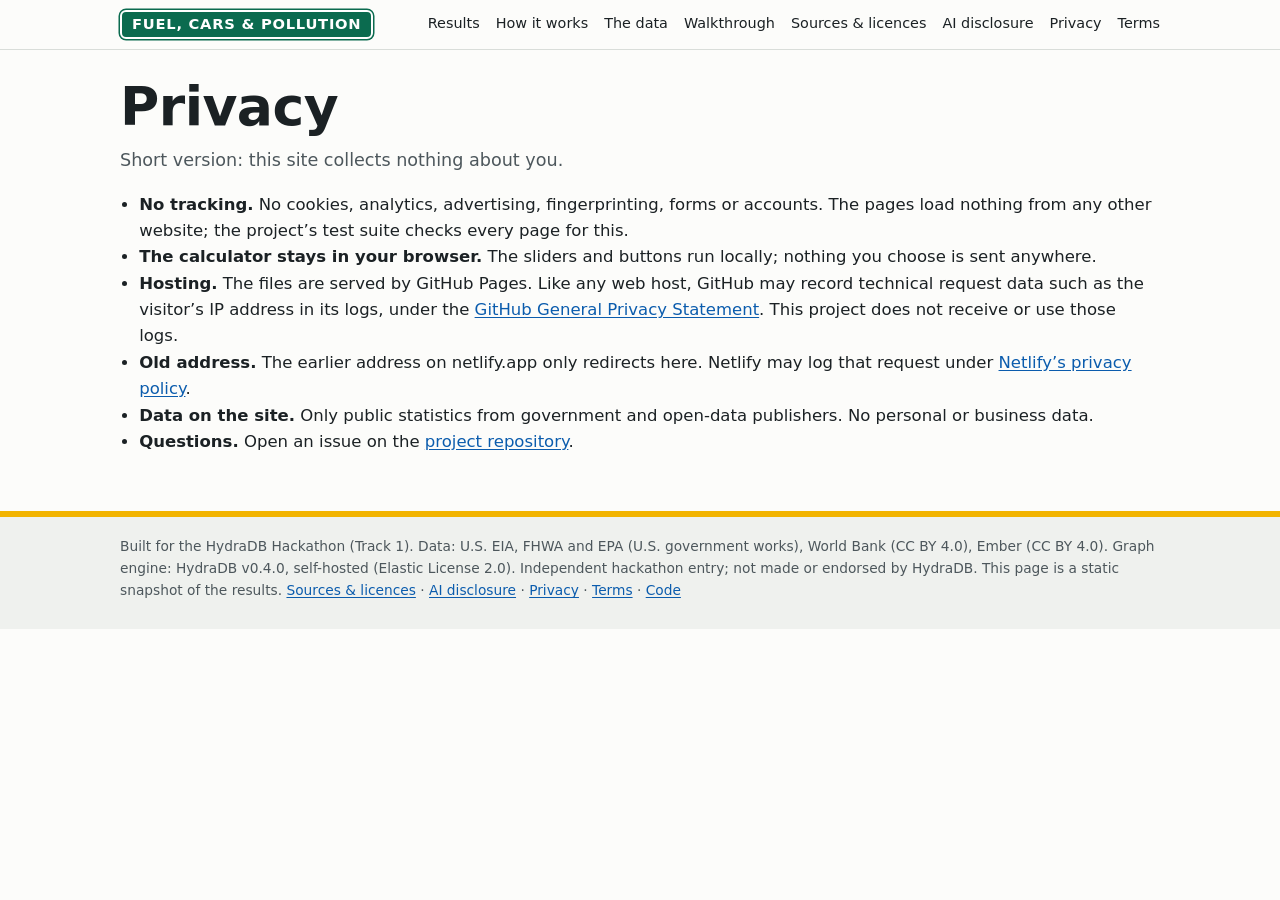
<file: privacy.html>
<!doctype html><html lang="en"><head><meta charset="utf-8"><meta name="viewport" content="width=device-width,initial-scale=1"><title>Privacy — Fuel, Cars &amp; Pollution</title><meta name="description" content="Privacy notice."><link rel="icon" href="favicon.svg" type="image/svg+xml"><meta property="og:type" content="website"><meta property="og:title" content="Privacy — Fuel, Cars &amp; Pollution"><meta property="og:description" content="Privacy notice."><meta property="og:image" content="https://awes0mer.github.io/fuel-cars-pollution/og.png"><meta property="og:url" content="https://awes0mer.github.io/fuel-cars-pollution/privacy.html"><meta name="twitter:card" content="summary_large_image"><link rel="stylesheet" href="style.css"></head><body><a class="skip" href="#main">Skip to content</a><header class="site"><div class="in"><a class="brand" href="index.html">Fuel, Cars &amp; Pollution</a><nav aria-label="Site"><a href="index.html">Results</a><a href="index.html#how">How it works</a><a href="index.html#data">The data</a><a href="walkthrough.html">Walkthrough</a><a href="sources.html">Sources &amp; licences</a><a href="ai.html">AI disclosure</a><a href="privacy.html">Privacy</a><a href="terms.html">Terms</a></nav></div></header><main id="main"><h1>Privacy</h1><p class="lede">Short version: this site collects nothing about you.</p><ul class="plain"><li><b>No tracking.</b> No cookies, analytics, advertising, fingerprinting, forms or accounts. The pages load nothing from any other website; the project&rsquo;s test suite checks every page for this.</li><li><b>The calculator stays in your browser.</b> The sliders and buttons run locally; nothing you choose is sent anywhere.</li><li><b>Hosting.</b> The files are served by GitHub Pages. Like any web host, GitHub may record technical request data such as the visitor&rsquo;s IP address in its logs, under the <a href="https://docs.github.com/en/site-policy/privacy-policies/github-general-privacy-statement">GitHub General Privacy Statement</a>. This project does not receive or use those logs.</li><li><b>Old address.</b> The earlier address on netlify.app only redirects here. Netlify may log that request under <a href="https://www.netlify.com/privacy/">Netlify&rsquo;s privacy policy</a>.</li><li><b>Data on the site.</b> Only public statistics from government and open-data publishers. No personal or business data.</li><li><b>Questions.</b> Open an issue on the <a href="https://github.com/Awes0mer/fuel-cars-pollution">project repository</a>.</li></ul></main><footer><div class="in">Built for the HydraDB Hackathon (Track 1). Data: U.S. EIA, FHWA and EPA (U.S. government works), World Bank (CC BY 4.0), Ember (CC BY 4.0). Graph engine: HydraDB v0.4.0, self-hosted (Elastic License 2.0). Independent hackathon entry; not made or endorsed by HydraDB. This page is a static snapshot of the results. <a href="sources.html">Sources &amp; licences</a> · <a href="ai.html">AI disclosure</a> · <a href="privacy.html">Privacy</a> · <a href="terms.html">Terms</a> · <a href="https://github.com/Awes0mer/fuel-cars-pollution">Code</a></div></footer></body></html>
</file>
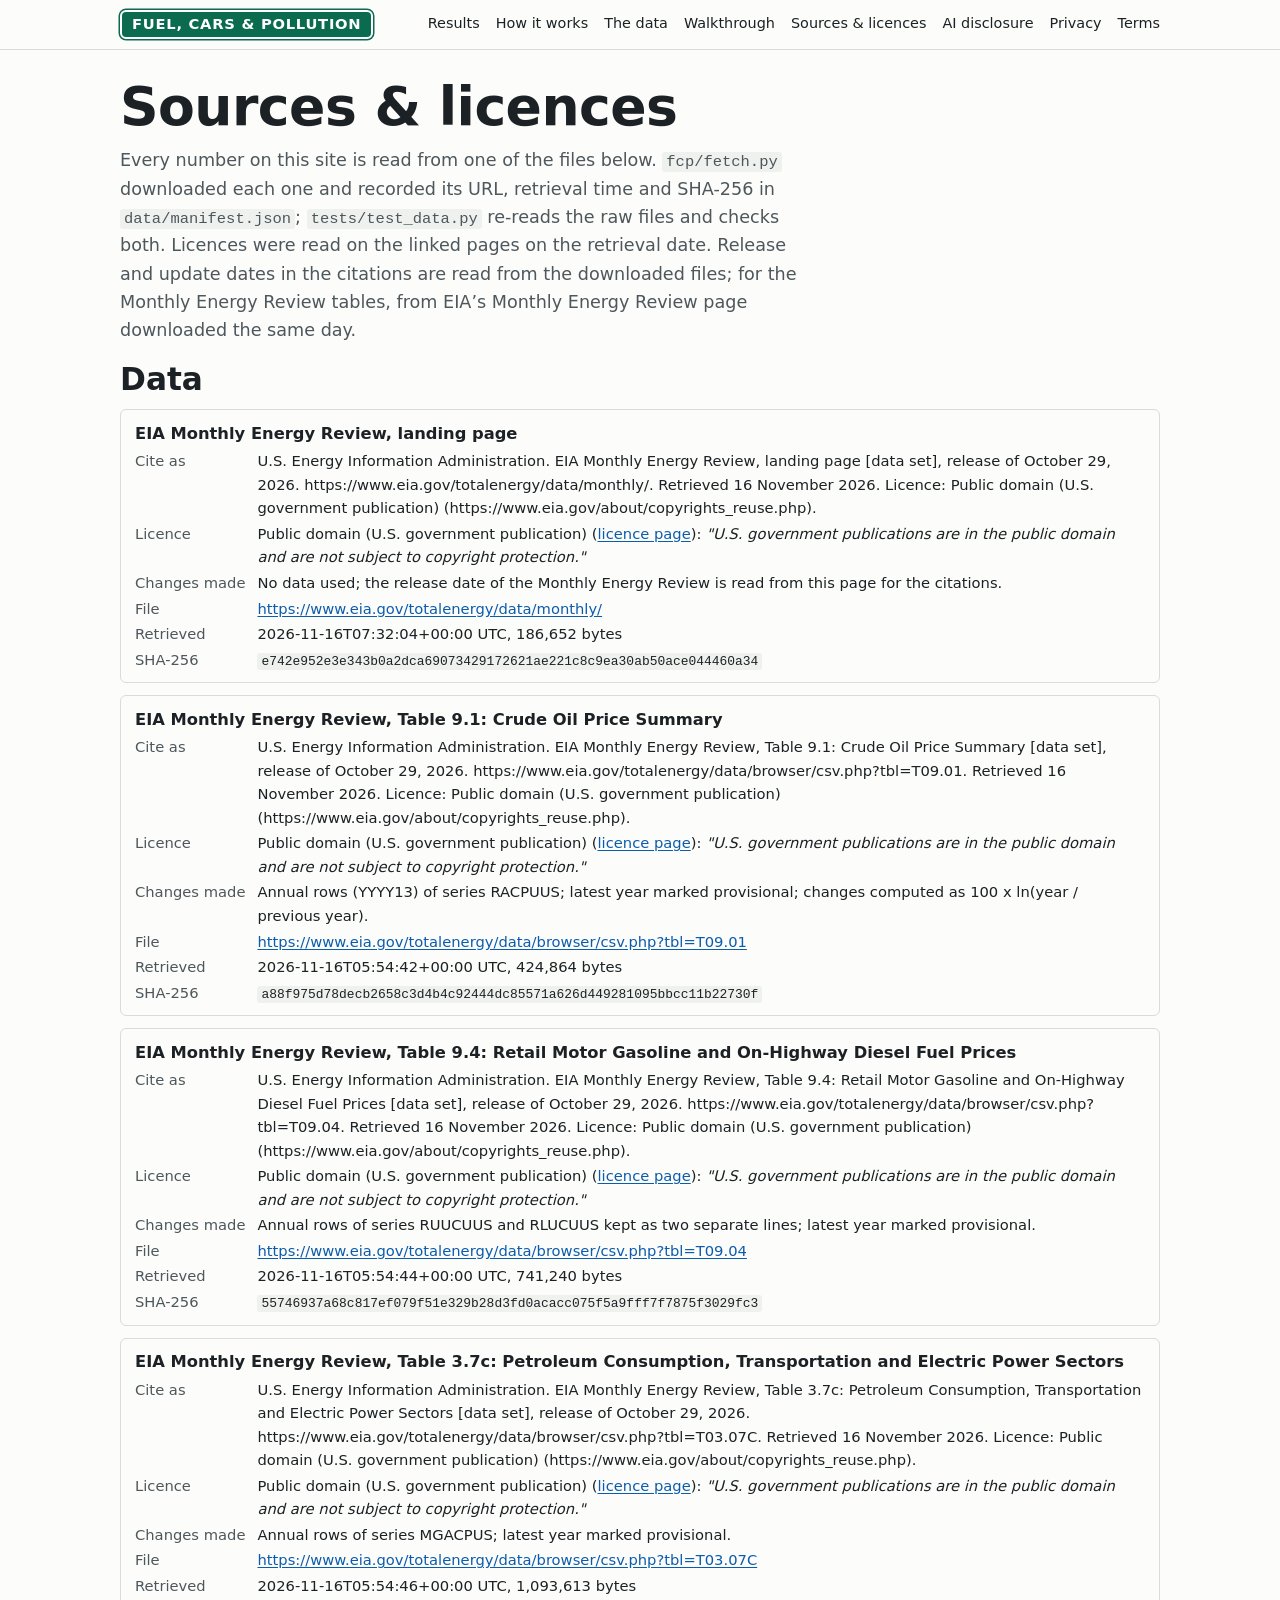
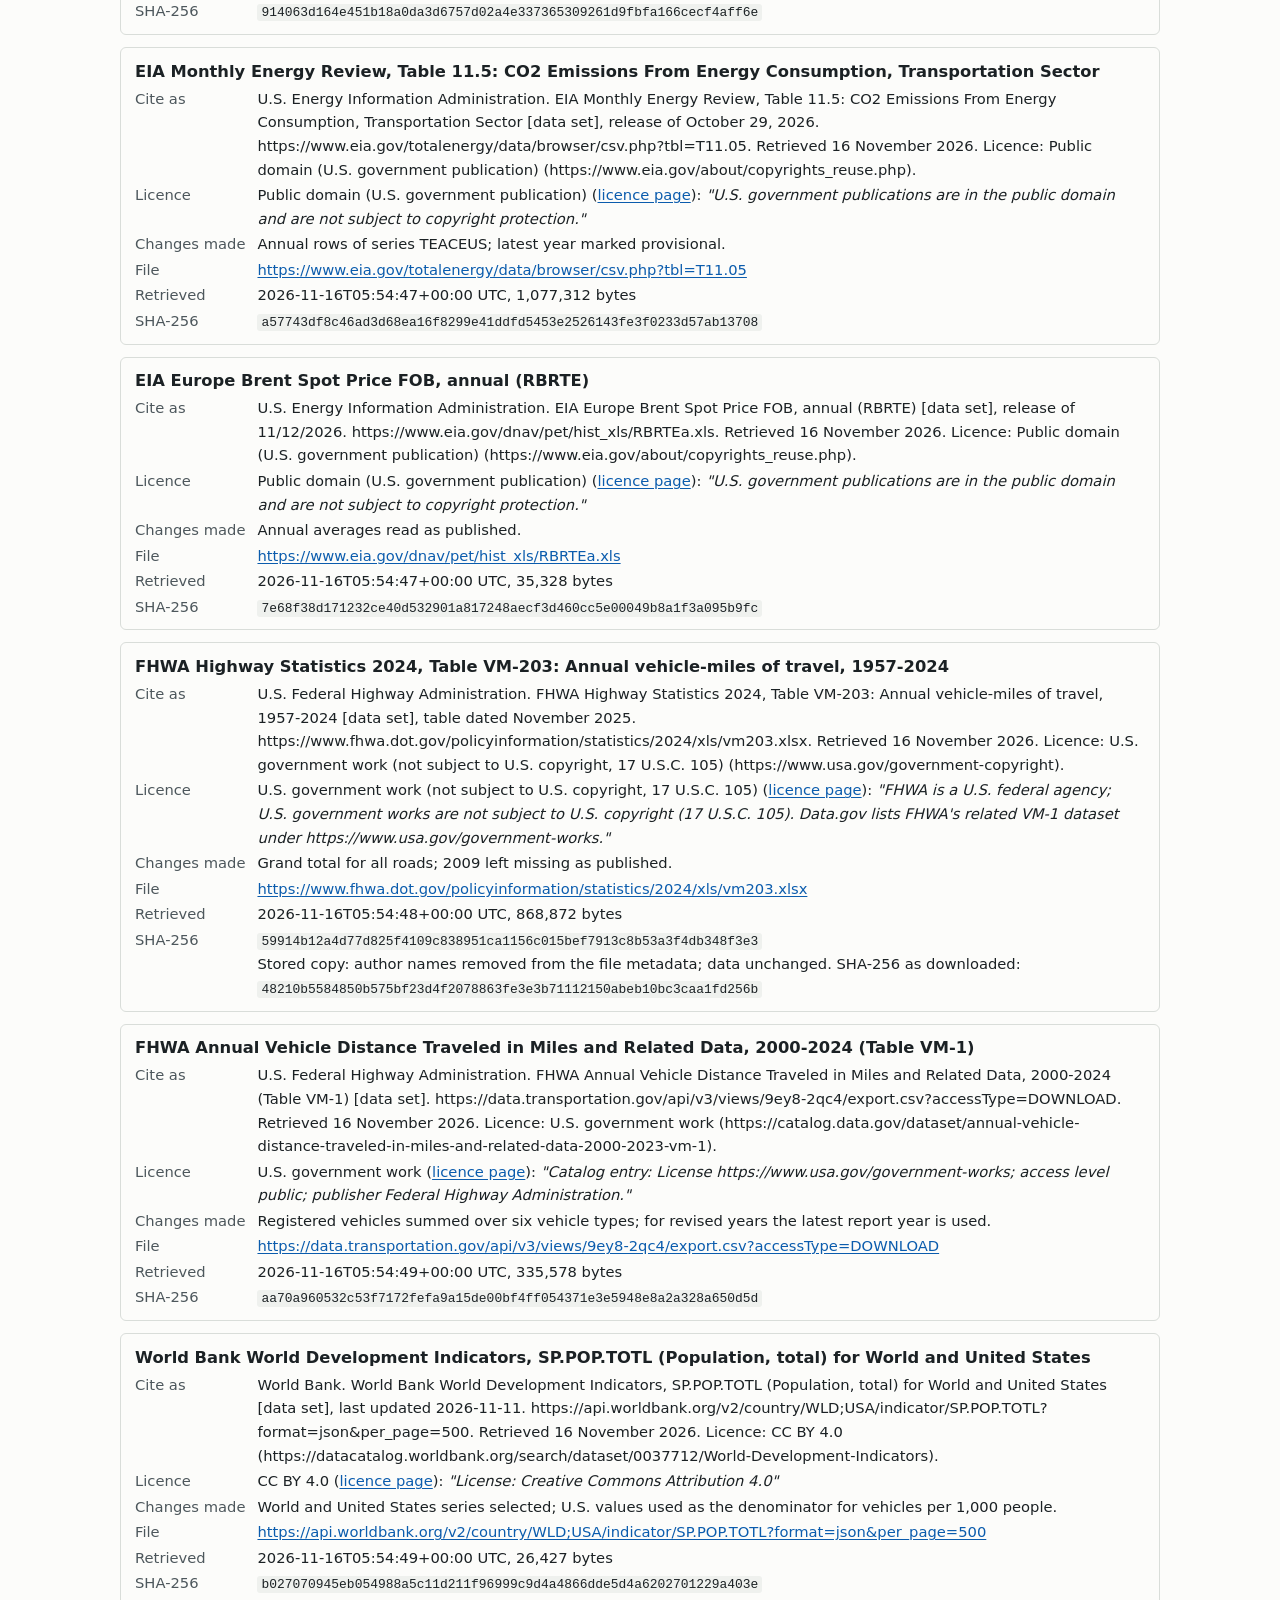
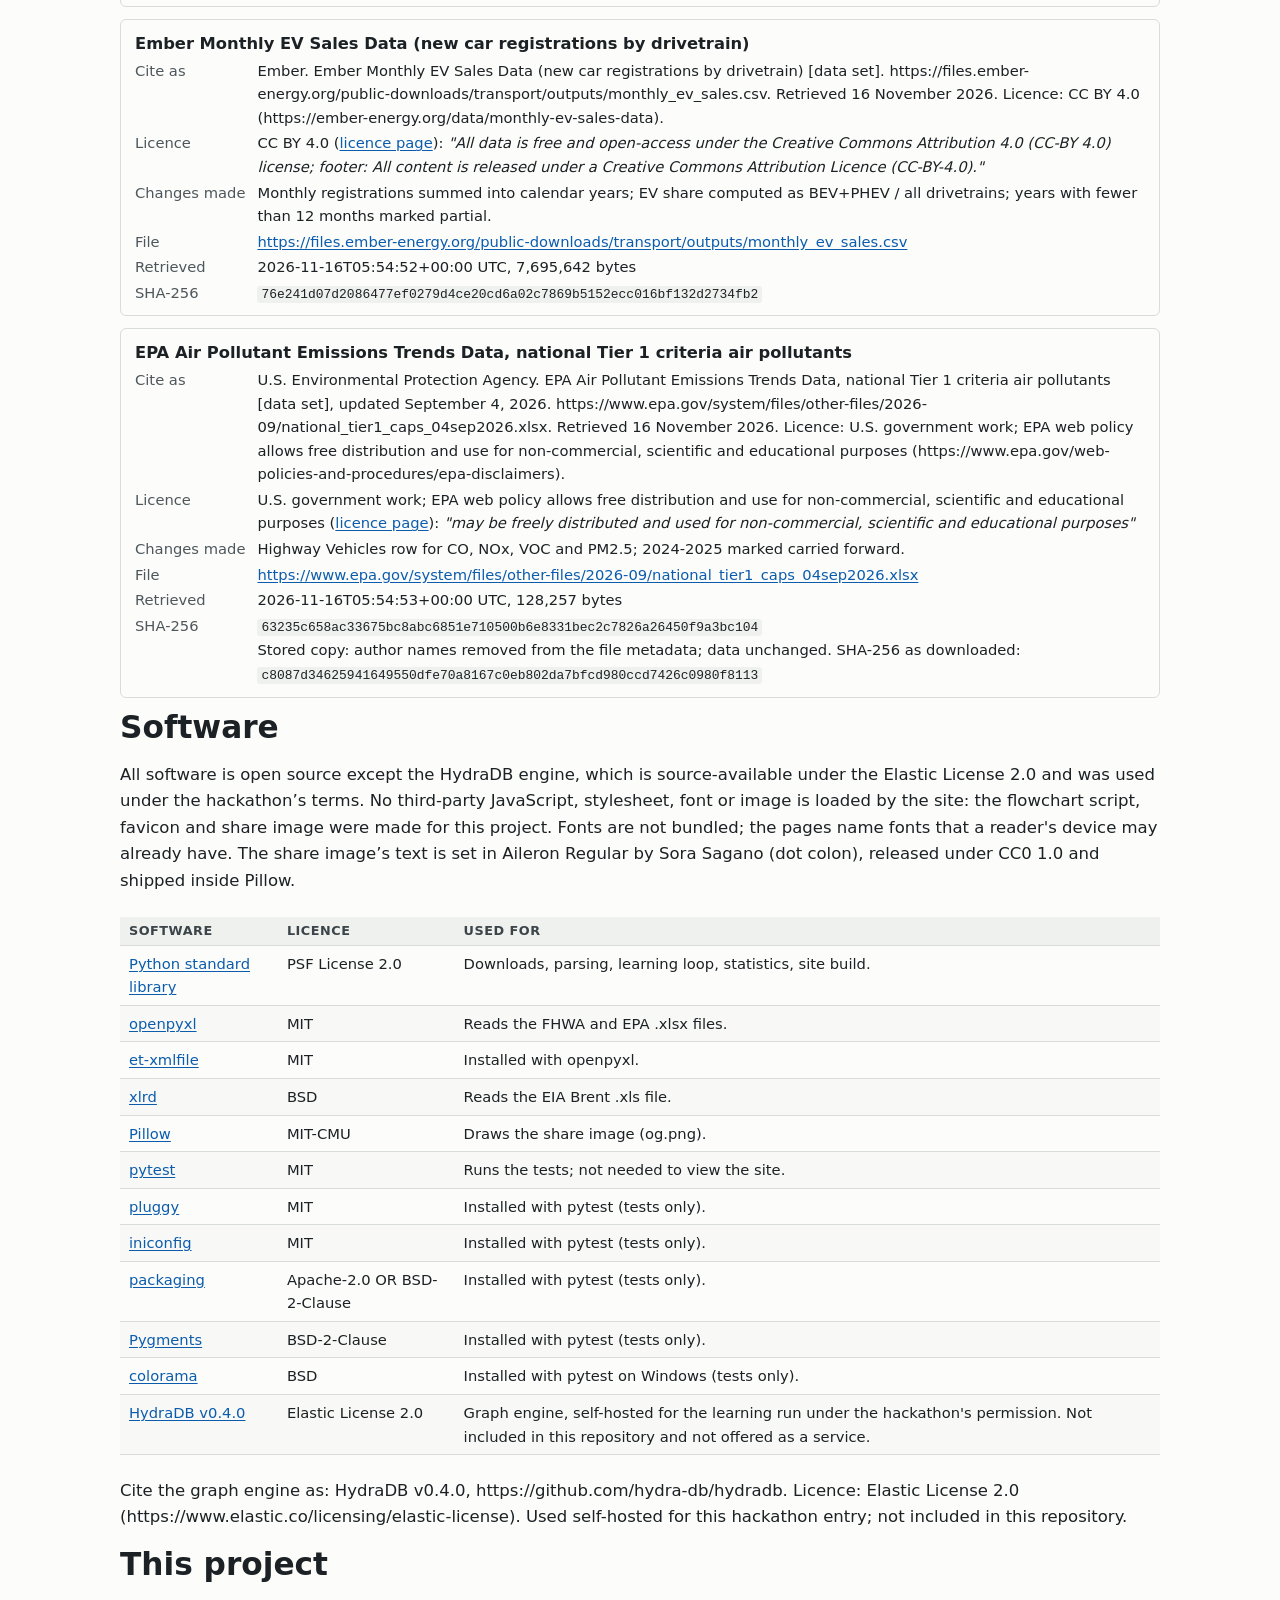
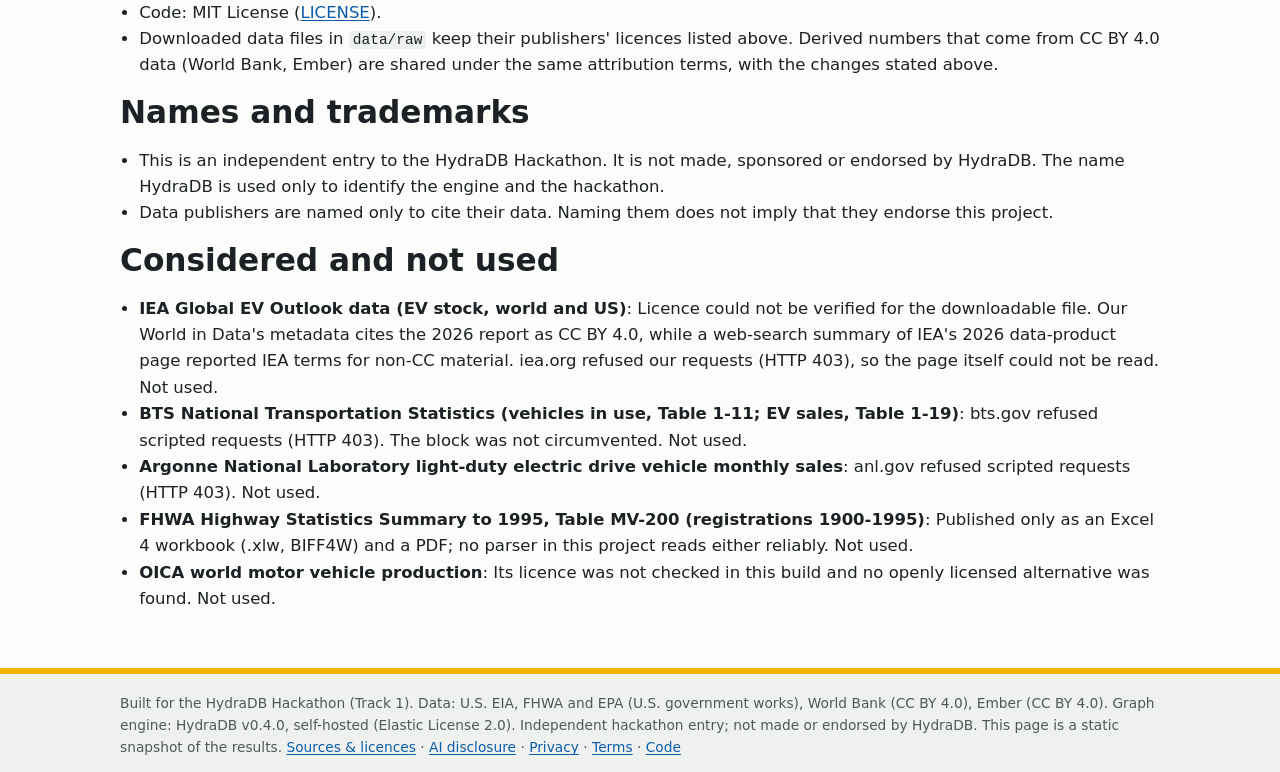
<file: sources.html>
<!doctype html><html lang="en"><head><meta charset="utf-8"><meta name="viewport" content="width=device-width,initial-scale=1"><title>Sources &amp; licences — Fuel, Cars &amp; Pollution</title><meta name="description" content="Every data file used, with URL, retrieval time, SHA-256 and licence."><link rel="icon" href="favicon.svg" type="image/svg+xml"><meta property="og:type" content="website"><meta property="og:title" content="Sources &amp; licences — Fuel, Cars &amp; Pollution"><meta property="og:description" content="Every data file used, with URL, retrieval time, SHA-256 and licence."><meta property="og:image" content="https://awes0mer.github.io/fuel-cars-pollution/og.png"><meta property="og:url" content="https://awes0mer.github.io/fuel-cars-pollution/sources.html"><meta name="twitter:card" content="summary_large_image"><link rel="stylesheet" href="style.css"></head><body><a class="skip" href="#main">Skip to content</a><header class="site"><div class="in"><a class="brand" href="index.html">Fuel, Cars &amp; Pollution</a><nav aria-label="Site"><a href="index.html">Results</a><a href="index.html#how">How it works</a><a href="index.html#data">The data</a><a href="walkthrough.html">Walkthrough</a><a href="sources.html">Sources &amp; licences</a><a href="ai.html">AI disclosure</a><a href="privacy.html">Privacy</a><a href="terms.html">Terms</a></nav></div></header><main id="main"><h1>Sources &amp; licences</h1><p class="lede">Every number on this site is read from one of the files below. <code>fcp/fetch.py</code> downloaded each one and recorded its URL, retrieval time and SHA-256 in <code>data/manifest.json</code>; <code>tests/test_data.py</code> re-reads the raw files and checks both. Licences were read on the linked pages on the retrieval date. Release and update dates in the citations are read from the downloaded files; for the Monthly Energy Review tables, from EIA&rsquo;s Monthly Energy Review page downloaded the same day.</p><h2>Data</h2><section class="src"><h3>EIA Monthly Energy Review, landing page</h3><dl><dt>Cite as</dt><dd>U.S. Energy Information Administration. EIA Monthly Energy Review, landing page [data set], release of October 29, 2026. https://www.eia.gov/totalenergy/data/monthly/. Retrieved 16 November 2026. Licence: Public domain (U.S. government publication) (https://www.eia.gov/about/copyrights_reuse.php).</dd><dt>Licence</dt><dd>Public domain (U.S. government publication) (<a href="https://www.eia.gov/about/copyrights_reuse.php">licence page</a>): <i>"U.S. government publications are in the public domain and are not subject to copyright protection."</i></dd><dt>Changes made</dt><dd>No data used; the release date of the Monthly Energy Review is read from this page for the citations.</dd><dt>File</dt><dd><a href="https://www.eia.gov/totalenergy/data/monthly/">https://www.eia.gov/totalenergy/data/monthly/</a></dd><dt>Retrieved</dt><dd>2026-11-16T07:32:04+00:00 UTC, 186,652 bytes</dd><dt>SHA-256</dt><dd><code>e742e952e3e343b0a2dca69073429172621ae221c8c9ea30ab50ace044460a34</code></dd></dl></section><section class="src"><h3>EIA Monthly Energy Review, Table 9.1: Crude Oil Price Summary</h3><dl><dt>Cite as</dt><dd>U.S. Energy Information Administration. EIA Monthly Energy Review, Table 9.1: Crude Oil Price Summary [data set], release of October 29, 2026. https://www.eia.gov/totalenergy/data/browser/csv.php?tbl=T09.01. Retrieved 16 November 2026. Licence: Public domain (U.S. government publication) (https://www.eia.gov/about/copyrights_reuse.php).</dd><dt>Licence</dt><dd>Public domain (U.S. government publication) (<a href="https://www.eia.gov/about/copyrights_reuse.php">licence page</a>): <i>"U.S. government publications are in the public domain and are not subject to copyright protection."</i></dd><dt>Changes made</dt><dd>Annual rows (YYYY13) of series RACPUUS; latest year marked provisional; changes computed as 100 x ln(year / previous year).</dd><dt>File</dt><dd><a href="https://www.eia.gov/totalenergy/data/browser/csv.php?tbl=T09.01">https://www.eia.gov/totalenergy/data/browser/csv.php?tbl=T09.01</a></dd><dt>Retrieved</dt><dd>2026-11-16T05:54:42+00:00 UTC, 424,864 bytes</dd><dt>SHA-256</dt><dd><code>a88f975d78decb2658c3d4b4c92444dc85571a626d449281095bbcc11b22730f</code></dd></dl></section><section class="src"><h3>EIA Monthly Energy Review, Table 9.4: Retail Motor Gasoline and On-Highway Diesel Fuel Prices</h3><dl><dt>Cite as</dt><dd>U.S. Energy Information Administration. EIA Monthly Energy Review, Table 9.4: Retail Motor Gasoline and On-Highway Diesel Fuel Prices [data set], release of October 29, 2026. https://www.eia.gov/totalenergy/data/browser/csv.php?tbl=T09.04. Retrieved 16 November 2026. Licence: Public domain (U.S. government publication) (https://www.eia.gov/about/copyrights_reuse.php).</dd><dt>Licence</dt><dd>Public domain (U.S. government publication) (<a href="https://www.eia.gov/about/copyrights_reuse.php">licence page</a>): <i>"U.S. government publications are in the public domain and are not subject to copyright protection."</i></dd><dt>Changes made</dt><dd>Annual rows of series RUUCUUS and RLUCUUS kept as two separate lines; latest year marked provisional.</dd><dt>File</dt><dd><a href="https://www.eia.gov/totalenergy/data/browser/csv.php?tbl=T09.04">https://www.eia.gov/totalenergy/data/browser/csv.php?tbl=T09.04</a></dd><dt>Retrieved</dt><dd>2026-11-16T05:54:44+00:00 UTC, 741,240 bytes</dd><dt>SHA-256</dt><dd><code>55746937a68c817ef079f51e329b28d3fd0acacc075f5a9fff7f7875f3029fc3</code></dd></dl></section><section class="src"><h3>EIA Monthly Energy Review, Table 3.7c: Petroleum Consumption, Transportation and Electric Power Sectors</h3><dl><dt>Cite as</dt><dd>U.S. Energy Information Administration. EIA Monthly Energy Review, Table 3.7c: Petroleum Consumption, Transportation and Electric Power Sectors [data set], release of October 29, 2026. https://www.eia.gov/totalenergy/data/browser/csv.php?tbl=T03.07C. Retrieved 16 November 2026. Licence: Public domain (U.S. government publication) (https://www.eia.gov/about/copyrights_reuse.php).</dd><dt>Licence</dt><dd>Public domain (U.S. government publication) (<a href="https://www.eia.gov/about/copyrights_reuse.php">licence page</a>): <i>"U.S. government publications are in the public domain and are not subject to copyright protection."</i></dd><dt>Changes made</dt><dd>Annual rows of series MGACPUS; latest year marked provisional.</dd><dt>File</dt><dd><a href="https://www.eia.gov/totalenergy/data/browser/csv.php?tbl=T03.07C">https://www.eia.gov/totalenergy/data/browser/csv.php?tbl=T03.07C</a></dd><dt>Retrieved</dt><dd>2026-11-16T05:54:46+00:00 UTC, 1,093,613 bytes</dd><dt>SHA-256</dt><dd><code>914063d164e451b18a0da3d6757d02a4e337365309261d9fbfa166cecf4aff6e</code></dd></dl></section><section class="src"><h3>EIA Monthly Energy Review, Table 11.5: CO2 Emissions From Energy Consumption, Transportation Sector</h3><dl><dt>Cite as</dt><dd>U.S. Energy Information Administration. EIA Monthly Energy Review, Table 11.5: CO2 Emissions From Energy Consumption, Transportation Sector [data set], release of October 29, 2026. https://www.eia.gov/totalenergy/data/browser/csv.php?tbl=T11.05. Retrieved 16 November 2026. Licence: Public domain (U.S. government publication) (https://www.eia.gov/about/copyrights_reuse.php).</dd><dt>Licence</dt><dd>Public domain (U.S. government publication) (<a href="https://www.eia.gov/about/copyrights_reuse.php">licence page</a>): <i>"U.S. government publications are in the public domain and are not subject to copyright protection."</i></dd><dt>Changes made</dt><dd>Annual rows of series TEACEUS; latest year marked provisional.</dd><dt>File</dt><dd><a href="https://www.eia.gov/totalenergy/data/browser/csv.php?tbl=T11.05">https://www.eia.gov/totalenergy/data/browser/csv.php?tbl=T11.05</a></dd><dt>Retrieved</dt><dd>2026-11-16T05:54:47+00:00 UTC, 1,077,312 bytes</dd><dt>SHA-256</dt><dd><code>a57743df8c46ad3d68ea16f8299e41ddfd5453e2526143fe3f0233d57ab13708</code></dd></dl></section><section class="src"><h3>EIA Europe Brent Spot Price FOB, annual (RBRTE)</h3><dl><dt>Cite as</dt><dd>U.S. Energy Information Administration. EIA Europe Brent Spot Price FOB, annual (RBRTE) [data set], release of 11/12/2026. https://www.eia.gov/dnav/pet/hist_xls/RBRTEa.xls. Retrieved 16 November 2026. Licence: Public domain (U.S. government publication) (https://www.eia.gov/about/copyrights_reuse.php).</dd><dt>Licence</dt><dd>Public domain (U.S. government publication) (<a href="https://www.eia.gov/about/copyrights_reuse.php">licence page</a>): <i>"U.S. government publications are in the public domain and are not subject to copyright protection."</i></dd><dt>Changes made</dt><dd>Annual averages read as published.</dd><dt>File</dt><dd><a href="https://www.eia.gov/dnav/pet/hist_xls/RBRTEa.xls">https://www.eia.gov/dnav/pet/hist_xls/RBRTEa.xls</a></dd><dt>Retrieved</dt><dd>2026-11-16T05:54:47+00:00 UTC, 35,328 bytes</dd><dt>SHA-256</dt><dd><code>7e68f38d171232ce40d532901a817248aecf3d460cc5e00049b8a1f3a095b9fc</code></dd></dl></section><section class="src"><h3>FHWA Highway Statistics 2024, Table VM-203: Annual vehicle-miles of travel, 1957-2024</h3><dl><dt>Cite as</dt><dd>U.S. Federal Highway Administration. FHWA Highway Statistics 2024, Table VM-203: Annual vehicle-miles of travel, 1957-2024 [data set], table dated November 2025. https://www.fhwa.dot.gov/policyinformation/statistics/2024/xls/vm203.xlsx. Retrieved 16 November 2026. Licence: U.S. government work (not subject to U.S. copyright, 17 U.S.C. 105) (https://www.usa.gov/government-copyright).</dd><dt>Licence</dt><dd>U.S. government work (not subject to U.S. copyright, 17 U.S.C. 105) (<a href="https://www.usa.gov/government-copyright">licence page</a>): <i>"FHWA is a U.S. federal agency; U.S. government works are not subject to U.S. copyright (17 U.S.C. 105). Data.gov lists FHWA&#x27;s related VM-1 dataset under https://www.usa.gov/government-works."</i></dd><dt>Changes made</dt><dd>Grand total for all roads; 2009 left missing as published.</dd><dt>File</dt><dd><a href="https://www.fhwa.dot.gov/policyinformation/statistics/2024/xls/vm203.xlsx">https://www.fhwa.dot.gov/policyinformation/statistics/2024/xls/vm203.xlsx</a></dd><dt>Retrieved</dt><dd>2026-11-16T05:54:48+00:00 UTC, 868,872 bytes</dd><dt>SHA-256</dt><dd><code>59914b12a4d77d825f4109c838951ca1156c015bef7913c8b53a3f4db348f3e3</code><br>Stored copy: author names removed from the file metadata; data unchanged. SHA-256 as downloaded: <code>48210b5584850b575bf23d4f2078863fe3e3b71112150abeb10bc3caa1fd256b</code></dd></dl></section><section class="src"><h3>FHWA Annual Vehicle Distance Traveled in Miles and Related Data, 2000-2024 (Table VM-1)</h3><dl><dt>Cite as</dt><dd>U.S. Federal Highway Administration. FHWA Annual Vehicle Distance Traveled in Miles and Related Data, 2000-2024 (Table VM-1) [data set]. https://data.transportation.gov/api/v3/views/9ey8-2qc4/export.csv?accessType=DOWNLOAD. Retrieved 16 November 2026. Licence: U.S. government work (https://catalog.data.gov/dataset/annual-vehicle-distance-traveled-in-miles-and-related-data-2000-2023-vm-1).</dd><dt>Licence</dt><dd>U.S. government work (<a href="https://catalog.data.gov/dataset/annual-vehicle-distance-traveled-in-miles-and-related-data-2000-2023-vm-1">licence page</a>): <i>"Catalog entry: License https://www.usa.gov/government-works; access level public; publisher Federal Highway Administration."</i></dd><dt>Changes made</dt><dd>Registered vehicles summed over six vehicle types; for revised years the latest report year is used.</dd><dt>File</dt><dd><a href="https://data.transportation.gov/api/v3/views/9ey8-2qc4/export.csv?accessType=DOWNLOAD">https://data.transportation.gov/api/v3/views/9ey8-2qc4/export.csv?accessType=DOWNLOAD</a></dd><dt>Retrieved</dt><dd>2026-11-16T05:54:49+00:00 UTC, 335,578 bytes</dd><dt>SHA-256</dt><dd><code>aa70a960532c53f7172fefa9a15de00bf4ff054371e3e5948e8a2a328a650d5d</code></dd></dl></section><section class="src"><h3>World Bank World Development Indicators, SP.POP.TOTL (Population, total) for World and United States</h3><dl><dt>Cite as</dt><dd>World Bank. World Bank World Development Indicators, SP.POP.TOTL (Population, total) for World and United States [data set], last updated 2026-11-11. https://api.worldbank.org/v2/country/WLD;USA/indicator/SP.POP.TOTL?format=json&amp;per_page=500. Retrieved 16 November 2026. Licence: CC BY 4.0 (https://datacatalog.worldbank.org/search/dataset/0037712/World-Development-Indicators).</dd><dt>Licence</dt><dd>CC BY 4.0 (<a href="https://datacatalog.worldbank.org/search/dataset/0037712/World-Development-Indicators">licence page</a>): <i>"License: Creative Commons Attribution 4.0"</i></dd><dt>Changes made</dt><dd>World and United States series selected; U.S. values used as the denominator for vehicles per 1,000 people.</dd><dt>File</dt><dd><a href="https://api.worldbank.org/v2/country/WLD;USA/indicator/SP.POP.TOTL?format=json&amp;per_page=500">https://api.worldbank.org/v2/country/WLD;USA/indicator/SP.POP.TOTL?format=json&amp;per_page=500</a></dd><dt>Retrieved</dt><dd>2026-11-16T05:54:49+00:00 UTC, 26,427 bytes</dd><dt>SHA-256</dt><dd><code>b027070945eb054988a5c11d211f96999c9d4a4866dde5d4a6202701229a403e</code></dd></dl></section><section class="src"><h3>Ember Monthly EV Sales Data (new car registrations by drivetrain)</h3><dl><dt>Cite as</dt><dd>Ember. Ember Monthly EV Sales Data (new car registrations by drivetrain) [data set]. https://files.ember-energy.org/public-downloads/transport/outputs/monthly_ev_sales.csv. Retrieved 16 November 2026. Licence: CC BY 4.0 (https://ember-energy.org/data/monthly-ev-sales-data).</dd><dt>Licence</dt><dd>CC BY 4.0 (<a href="https://ember-energy.org/data/monthly-ev-sales-data">licence page</a>): <i>"All data is free and open-access under the Creative Commons Attribution 4.0 (CC-BY 4.0) license; footer: All content is released under a Creative Commons Attribution Licence (CC-BY-4.0)."</i></dd><dt>Changes made</dt><dd>Monthly registrations summed into calendar years; EV share computed as BEV+PHEV / all drivetrains; years with fewer than 12 months marked partial.</dd><dt>File</dt><dd><a href="https://files.ember-energy.org/public-downloads/transport/outputs/monthly_ev_sales.csv">https://files.ember-energy.org/public-downloads/transport/outputs/monthly_ev_sales.csv</a></dd><dt>Retrieved</dt><dd>2026-11-16T05:54:52+00:00 UTC, 7,695,642 bytes</dd><dt>SHA-256</dt><dd><code>76e241d07d2086477ef0279d4ce20cd6a02c7869b5152ecc016bf132d2734fb2</code></dd></dl></section><section class="src"><h3>EPA Air Pollutant Emissions Trends Data, national Tier 1 criteria air pollutants</h3><dl><dt>Cite as</dt><dd>U.S. Environmental Protection Agency. EPA Air Pollutant Emissions Trends Data, national Tier 1 criteria air pollutants [data set], updated September 4, 2026. https://www.epa.gov/system/files/other-files/2026-09/national_tier1_caps_04sep2026.xlsx. Retrieved 16 November 2026. Licence: U.S. government work; EPA web policy allows free distribution and use for non-commercial, scientific and educational purposes (https://www.epa.gov/web-policies-and-procedures/epa-disclaimers).</dd><dt>Licence</dt><dd>U.S. government work; EPA web policy allows free distribution and use for non-commercial, scientific and educational purposes (<a href="https://www.epa.gov/web-policies-and-procedures/epa-disclaimers">licence page</a>): <i>"may be freely distributed and used for non-commercial, scientific and educational purposes"</i></dd><dt>Changes made</dt><dd>Highway Vehicles row for CO, NOx, VOC and PM2.5; 2024-2025 marked carried forward.</dd><dt>File</dt><dd><a href="https://www.epa.gov/system/files/other-files/2026-09/national_tier1_caps_04sep2026.xlsx">https://www.epa.gov/system/files/other-files/2026-09/national_tier1_caps_04sep2026.xlsx</a></dd><dt>Retrieved</dt><dd>2026-11-16T05:54:53+00:00 UTC, 128,257 bytes</dd><dt>SHA-256</dt><dd><code>63235c658ac33675bc8abc6851e710500b6e8331bec2c7826a26450f9a3bc104</code><br>Stored copy: author names removed from the file metadata; data unchanged. SHA-256 as downloaded: <code>c8087d34625941649550dfe70a8167c0eb802da7bfcd980ccd7426c0980f8113</code></dd></dl></section><h2>Software</h2><p>All software is open source except the HydraDB engine, which is source-available under the Elastic License 2.0 and was used under the hackathon&rsquo;s terms. No third-party JavaScript, stylesheet, font or image is loaded by the site: the flowchart script, favicon and share image were made for this project. Fonts are not bundled; the pages name fonts that a reader's device may already have. The share image&rsquo;s text is set in Aileron Regular by Sora Sagano (dot colon), released under CC0 1.0 and shipped inside Pillow.</p><div class="tablewrap"><table class="text"><thead><tr><th scope="col">Software</th><th scope="col">Licence</th><th scope="col">Used for</th></tr></thead><tbody><tr><td><a href="https://docs.python.org/3/license.html">Python standard library</a></td><td>PSF License 2.0</td><td>Downloads, parsing, learning loop, statistics, site build.</td></tr><tr><td><a href="https://foss.heptapod.net/openpyxl/openpyxl">openpyxl</a></td><td>MIT</td><td>Reads the FHWA and EPA .xlsx files.</td></tr><tr><td><a href="https://foss.heptapod.net/openpyxl/et_xmlfile">et-xmlfile</a></td><td>MIT</td><td>Installed with openpyxl.</td></tr><tr><td><a href="https://github.com/python-excel/xlrd">xlrd</a></td><td>BSD</td><td>Reads the EIA Brent .xls file.</td></tr><tr><td><a href="https://github.com/python-pillow/Pillow">Pillow</a></td><td>MIT-CMU</td><td>Draws the share image (og.png).</td></tr><tr><td><a href="https://github.com/pytest-dev/pytest">pytest</a></td><td>MIT</td><td>Runs the tests; not needed to view the site.</td></tr><tr><td><a href="https://github.com/pytest-dev/pluggy">pluggy</a></td><td>MIT</td><td>Installed with pytest (tests only).</td></tr><tr><td><a href="https://github.com/pytest-dev/iniconfig">iniconfig</a></td><td>MIT</td><td>Installed with pytest (tests only).</td></tr><tr><td><a href="https://github.com/pypa/packaging">packaging</a></td><td>Apache-2.0 OR BSD-2-Clause</td><td>Installed with pytest (tests only).</td></tr><tr><td><a href="https://github.com/pygments/pygments">Pygments</a></td><td>BSD-2-Clause</td><td>Installed with pytest (tests only).</td></tr><tr><td><a href="https://github.com/tartley/colorama">colorama</a></td><td>BSD</td><td>Installed with pytest on Windows (tests only).</td></tr><tr><td><a href="https://github.com/hydra-db/hydradb">HydraDB v0.4.0</a></td><td>Elastic License 2.0</td><td>Graph engine, self-hosted for the learning run under the hackathon&#x27;s permission. Not included in this repository and not offered as a service.</td></tr></tbody></table></div><p>Cite the graph engine as: HydraDB v0.4.0, https://github.com/hydra-db/hydradb. Licence: Elastic License 2.0 (https://www.elastic.co/licensing/elastic-license). Used self-hosted for this hackathon entry; not included in this repository.</p><h2>This project</h2><ul class="plain"><li>Code: MIT License (<a href="https://github.com/Awes0mer/fuel-cars-pollution/blob/main/LICENSE">LICENSE</a>).</li><li>Downloaded data files in <code>data/raw</code> keep their publishers' licences listed above. Derived numbers that come from CC BY 4.0 data (World Bank, Ember) are shared under the same attribution terms, with the changes stated above.</li></ul><h2>Names and trademarks</h2><ul class="plain"><li>This is an independent entry to the HydraDB Hackathon. It is not made, sponsored or endorsed by HydraDB. The name HydraDB is used only to identify the engine and the hackathon.</li><li>Data publishers are named only to cite their data. Naming them does not imply that they endorse this project.</li></ul><h2>Considered and not used</h2><ul class="plain"><li><b>IEA Global EV Outlook data (EV stock, world and US)</b>: Licence could not be verified for the downloadable file. Our World in Data&#x27;s metadata cites the 2026 report as CC BY 4.0, while a web-search summary of IEA&#x27;s 2026 data-product page reported IEA terms for non-CC material. iea.org refused our requests (HTTP 403), so the page itself could not be read. Not used.</li><li><b>BTS National Transportation Statistics (vehicles in use, Table 1-11; EV sales, Table 1-19)</b>: bts.gov refused scripted requests (HTTP 403). The block was not circumvented. Not used.</li><li><b>Argonne National Laboratory light-duty electric drive vehicle monthly sales</b>: anl.gov refused scripted requests (HTTP 403). Not used.</li><li><b>FHWA Highway Statistics Summary to 1995, Table MV-200 (registrations 1900-1995)</b>: Published only as an Excel 4 workbook (.xlw, BIFF4W) and a PDF; no parser in this project reads either reliably. Not used.</li><li><b>OICA world motor vehicle production</b>: Its licence was not checked in this build and no openly licensed alternative was found. Not used.</li></ul></main><footer><div class="in">Built for the HydraDB Hackathon (Track 1). Data: U.S. EIA, FHWA and EPA (U.S. government works), World Bank (CC BY 4.0), Ember (CC BY 4.0). Graph engine: HydraDB v0.4.0, self-hosted (Elastic License 2.0). Independent hackathon entry; not made or endorsed by HydraDB. This page is a static snapshot of the results. <a href="sources.html">Sources &amp; licences</a> · <a href="ai.html">AI disclosure</a> · <a href="privacy.html">Privacy</a> · <a href="terms.html">Terms</a> · <a href="https://github.com/Awes0mer/fuel-cars-pollution">Code</a></div></footer></body></html>
</file>
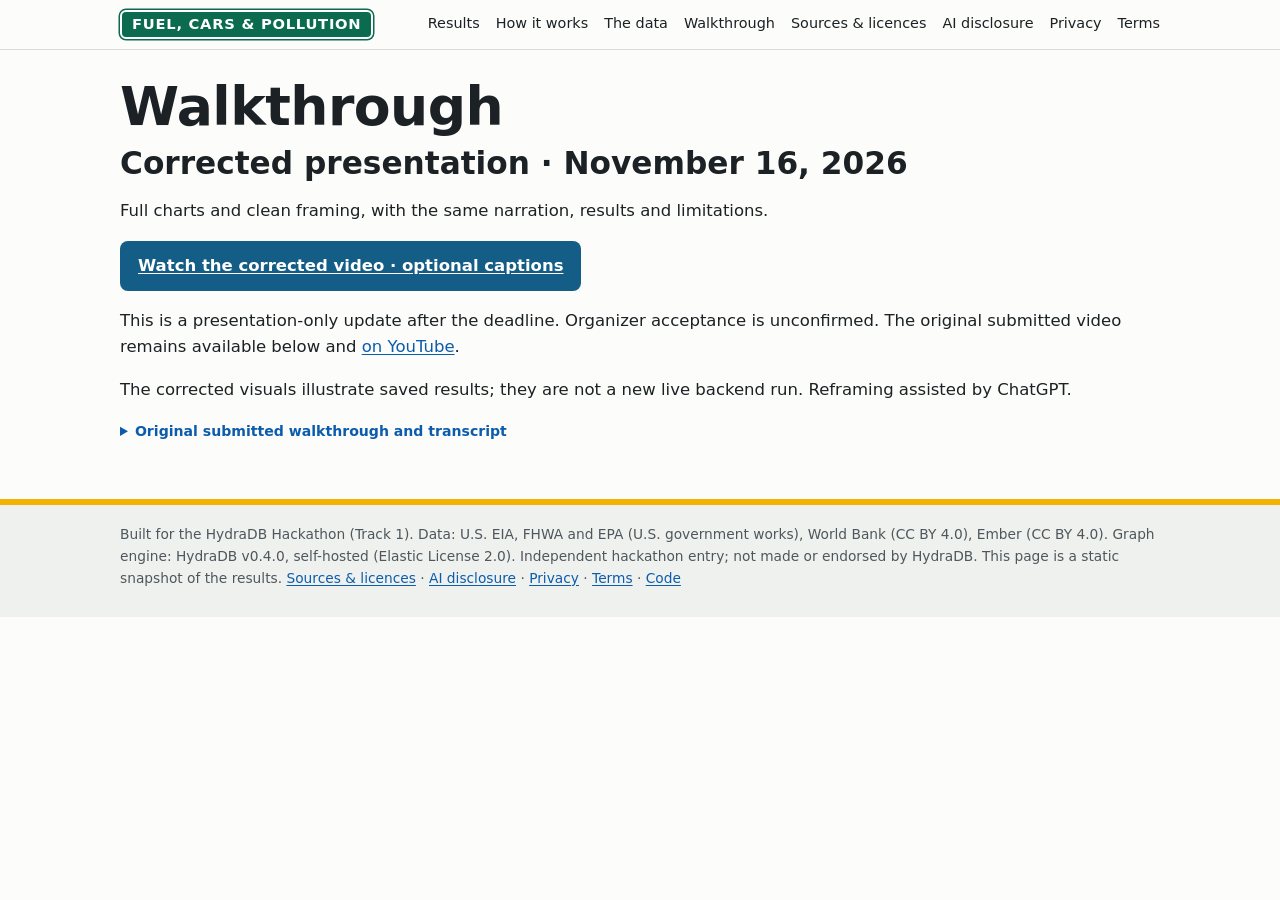
<file: walkthrough.html>
<!doctype html><html lang="en"><head><meta charset="utf-8"><meta name="viewport" content="width=device-width,initial-scale=1"><title>Walkthrough — Fuel, Cars &amp; Pollution</title><meta name="description" content="A short narrated, captioned walkthrough of the project."><link rel="icon" href="favicon.svg" type="image/svg+xml"><meta property="og:type" content="website"><meta property="og:title" content="Walkthrough — Fuel, Cars &amp; Pollution"><meta property="og:description" content="A short narrated, captioned walkthrough of the project."><meta property="og:image" content="https://awes0mer.github.io/fuel-cars-pollution/og.png"><meta property="og:url" content="https://awes0mer.github.io/fuel-cars-pollution/walkthrough.html"><meta name="twitter:card" content="summary_large_image"><link rel="stylesheet" href="style.css"></head><body><a class="skip" href="#main">Skip to content</a><header class="site"><div class="in"><a class="brand" href="index.html">Fuel, Cars &amp; Pollution</a><nav aria-label="Site"><a href="index.html">Results</a><a href="index.html#how">How it works</a><a href="index.html#data">The data</a><a href="walkthrough.html">Walkthrough</a><a href="sources.html">Sources &amp; licences</a><a href="ai.html">AI disclosure</a><a href="privacy.html">Privacy</a><a href="terms.html">Terms</a></nav></div></header><main id="main"><h1>Walkthrough</h1><section aria-labelledby="correction-heading"><h2 id="correction-heading">Corrected presentation · November 16, 2026</h2><p>Full charts and clean framing, with the same narration, results and limitations.</p><p><a href="https://youtu.be/2FBipd6Ogvw" style="display:inline-block;padding:12px 18px;background:#135d86;color:#fff;border-radius:8px;font-weight:700">Watch the corrected video · optional captions</a></p><p>This is a presentation-only update after the deadline. Organizer acceptance is unconfirmed. The original submitted video remains available below and <a href="https://youtu.be/lmQQtjbECzc">on YouTube</a>.</p><p>The corrected visuals illustrate saved results; they are not a new live backend run. Reframing assisted by ChatGPT.</p></section><details><summary>Original submitted walkthrough and transcript</summary><p class="lede">A short narrated, captioned tour of the site: the price-change flowchart, the yearly learning replay, the scores and their caveats, and the sources. Narration by Omer Orman. Pauses trimmed. Optional English captions are available using the CC button. Screenshots illustrate saved results, not a live backend run.</p><video controls playsinline preload="metadata" width="1600" height="1000" style="width:100%;height:auto;border:1px solid var(--line);border-radius:12px;background:#fff" aria-describedby="captions"><source src="walkthrough-clean-20261116.mp4" type="video/mp4"><track kind="captions" src="walkthrough.vtt" srclang="en" label="English">Your browser cannot play this video; the captions are below.</video><p><a href="walkthrough-clean-20261116.mp4" download>Download video</a> · <a href="walkthrough.vtt" download>Download timed captions</a></p><div class="tablewrap" id="captions"><table class="text"><caption>Captions</caption><thead><tr><th scope="col">Time</th><th scope="col">Caption</th></tr></thead><tbody><tr><th scope="row">0:00–0:06</th><td>Hi, my name is Omer Orman and this is Fuel, Cars and Pollution. Built for the HydraDB Hackathon.</td></tr><tr><th scope="row">0:06–0:13</th><td>It connects oil prices, gasoline prices, driving, electric car sales, and transportation emissions.</td></tr><tr><th scope="row">0:13–0:18</th><td>You can explore those connections, replay the learning process, and trace the numbers to</td></tr><tr><th scope="row">0:18–0:23</th><td>their sources. HydraDB stores the relationships and their changing strengths. Each year the</td></tr><tr><th scope="row">0:23–0:28</th><td>system predicts fuel use and emissions, compares those predictions with reported data, and updates</td></tr><tr><th scope="row">0:28–0:33</th><td>its relationships. The next prediction uses those updated relationships. The experiment</td></tr><tr><th scope="row">0:33–0:38</th><td>compares this approach with a nearest neighbor lookup, a frozen graph, and predicting no</td></tr><tr><th scope="row">0:38–0:44</th><td>change. Across 18 holdout years, the graph&#x27;s reported average error was 1.77, compared</td></tr><tr><th scope="row">0:44–0:52</th><td>with 2.84 for no change. But the result has an important limitation. Remove the pandemic</td></tr><tr><th scope="row">0:52–0:57</th><td>years and the graph loses to all three baselines. The uncertainty intervals also leave the ranking</td></tr><tr><th scope="row">0:57–1:04</th><td>unsettled. This public demo replays saved results. Its scenario controls show how learned</td></tr><tr><th scope="row">1:04–1:10</th><td>relationships, not proven causes. The goal is a transparent research tool. Explore the</td></tr><tr><th scope="row">1:10–1:15</th><td>evidence, inspect the learning, and see exactly where the model succeeds or fails.</td></tr></tbody></table></div><p>Video editing and caption alignment assisted by ChatGPT and local Whisper transcription. This is Omer’s recorded voice, not a generated voice.</p></details></main><footer><div class="in">Built for the HydraDB Hackathon (Track 1). Data: U.S. EIA, FHWA and EPA (U.S. government works), World Bank (CC BY 4.0), Ember (CC BY 4.0). Graph engine: HydraDB v0.4.0, self-hosted (Elastic License 2.0). Independent hackathon entry; not made or endorsed by HydraDB. This page is a static snapshot of the results. <a href="sources.html">Sources &amp; licences</a> · <a href="ai.html">AI disclosure</a> · <a href="privacy.html">Privacy</a> · <a href="terms.html">Terms</a> · <a href="https://github.com/Awes0mer/fuel-cars-pollution">Code</a></div></footer></body></html>
</file>
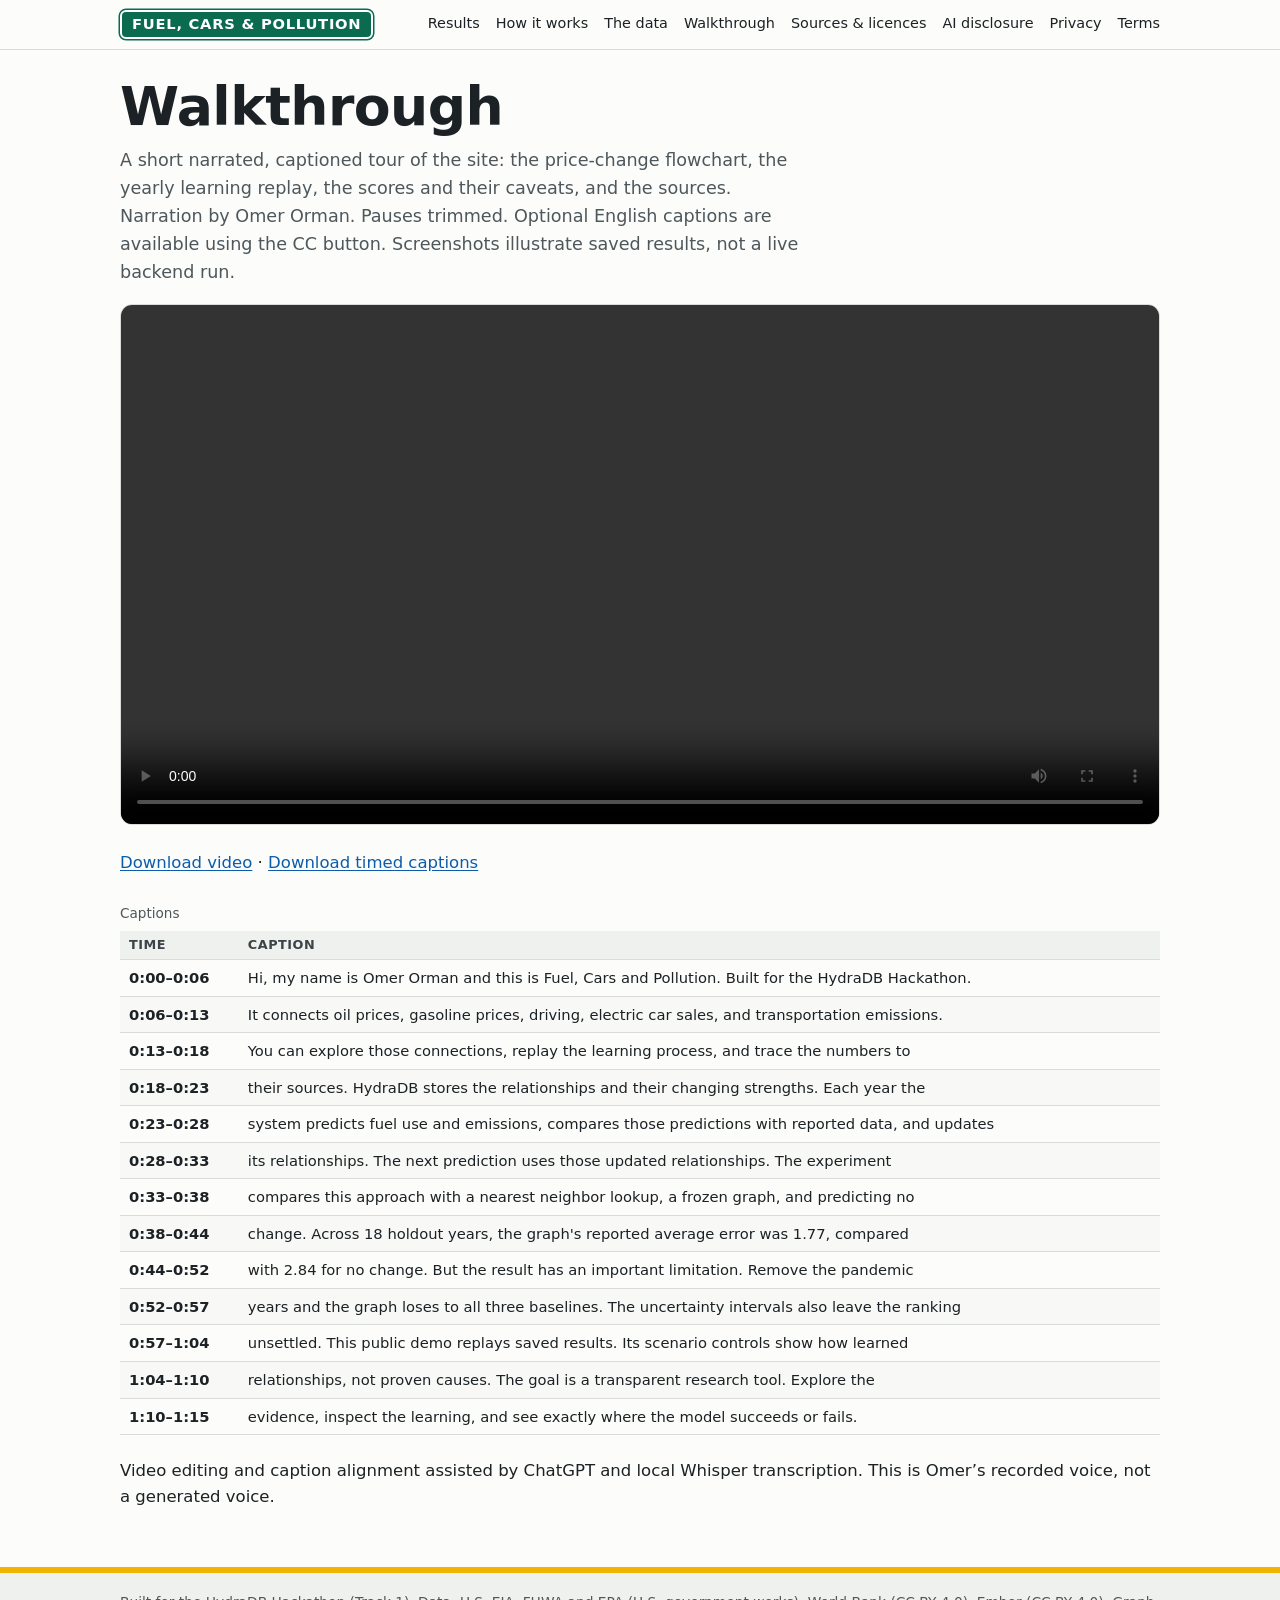
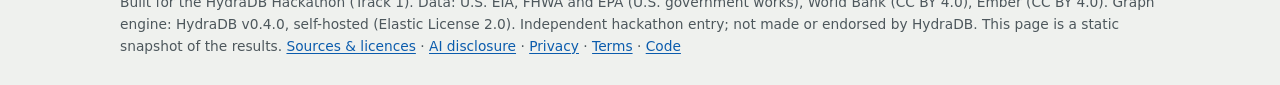
<file: site/walkthrough.html>
<!doctype html><html lang="en"><head><meta charset="utf-8"><meta name="viewport" content="width=device-width,initial-scale=1"><title>Walkthrough — Fuel, Cars &amp; Pollution</title><meta name="description" content="A short narrated, captioned walkthrough of the project."><link rel="icon" href="favicon.svg" type="image/svg+xml"><meta property="og:type" content="website"><meta property="og:title" content="Walkthrough — Fuel, Cars &amp; Pollution"><meta property="og:description" content="A short narrated, captioned walkthrough of the project."><meta property="og:image" content="https://awes0mer.github.io/fuel-cars-pollution/og.png"><meta property="og:url" content="https://awes0mer.github.io/fuel-cars-pollution/walkthrough.html"><meta name="twitter:card" content="summary_large_image"><link rel="stylesheet" href="style.css"></head><body><a class="skip" href="#main">Skip to content</a><header class="site"><div class="in"><a class="brand" href="index.html">Fuel, Cars &amp; Pollution</a><nav aria-label="Site"><a href="index.html">Results</a><a href="index.html#how">How it works</a><a href="index.html#data">The data</a><a href="walkthrough.html">Walkthrough</a><a href="sources.html">Sources &amp; licences</a><a href="ai.html">AI disclosure</a><a href="privacy.html">Privacy</a><a href="terms.html">Terms</a></nav></div></header><main id="main"><h1>Walkthrough</h1><p class="lede">A short narrated, captioned tour of the site: the price-change flowchart, the yearly learning replay, the scores and their caveats, and the sources. Narration by Omer Orman. Pauses trimmed. Optional English captions are available using the CC button. Screenshots illustrate saved results, not a live backend run.</p><video controls playsinline preload="metadata" width="1600" height="1000" style="width:100%;height:auto;border:1px solid var(--line);border-radius:12px;background:#fff" aria-describedby="captions"><source src="walkthrough-clean-20261116.mp4" type="video/mp4"><track kind="captions" src="walkthrough.vtt" srclang="en" label="English">Your browser cannot play this video; the captions are below.</video><p><a href="walkthrough-clean-20261116.mp4" download>Download video</a> · <a href="walkthrough.vtt" download>Download timed captions</a></p><div class="tablewrap" id="captions"><table class="text"><caption>Captions</caption><thead><tr><th scope="col">Time</th><th scope="col">Caption</th></tr></thead><tbody><tr><th scope="row">0:00–0:06</th><td>Hi, my name is Omer Orman and this is Fuel, Cars and Pollution. Built for the HydraDB Hackathon.</td></tr><tr><th scope="row">0:06–0:13</th><td>It connects oil prices, gasoline prices, driving, electric car sales, and transportation emissions.</td></tr><tr><th scope="row">0:13–0:18</th><td>You can explore those connections, replay the learning process, and trace the numbers to</td></tr><tr><th scope="row">0:18–0:23</th><td>their sources. HydraDB stores the relationships and their changing strengths. Each year the</td></tr><tr><th scope="row">0:23–0:28</th><td>system predicts fuel use and emissions, compares those predictions with reported data, and updates</td></tr><tr><th scope="row">0:28–0:33</th><td>its relationships. The next prediction uses those updated relationships. The experiment</td></tr><tr><th scope="row">0:33–0:38</th><td>compares this approach with a nearest neighbor lookup, a frozen graph, and predicting no</td></tr><tr><th scope="row">0:38–0:44</th><td>change. Across 18 holdout years, the graph&#x27;s reported average error was 1.77, compared</td></tr><tr><th scope="row">0:44–0:52</th><td>with 2.84 for no change. But the result has an important limitation. Remove the pandemic</td></tr><tr><th scope="row">0:52–0:57</th><td>years and the graph loses to all three baselines. The uncertainty intervals also leave the ranking</td></tr><tr><th scope="row">0:57–1:04</th><td>unsettled. This public demo replays saved results. Its scenario controls show how learned</td></tr><tr><th scope="row">1:04–1:10</th><td>relationships, not proven causes. The goal is a transparent research tool. Explore the</td></tr><tr><th scope="row">1:10–1:15</th><td>evidence, inspect the learning, and see exactly where the model succeeds or fails.</td></tr></tbody></table></div><p>Video editing and caption alignment assisted by ChatGPT and local Whisper transcription. This is Omer’s recorded voice, not a generated voice.</p></main><footer><div class="in">Built for the HydraDB Hackathon (Track 1). Data: U.S. EIA, FHWA and EPA (U.S. government works), World Bank (CC BY 4.0), Ember (CC BY 4.0). Graph engine: HydraDB v0.4.0, self-hosted (Elastic License 2.0). Independent hackathon entry; not made or endorsed by HydraDB. This page is a static snapshot of the results. <a href="sources.html">Sources &amp; licences</a> · <a href="ai.html">AI disclosure</a> · <a href="privacy.html">Privacy</a> · <a href="terms.html">Terms</a> · <a href="https://github.com/Awes0mer/fuel-cars-pollution">Code</a></div></footer></body></html>
</file>
<file: style.css>
:root{--ink:#1b2124;--muted:#4d575c;--line:#d9ddd9;--paper:#fcfcfa;--concrete:#eff1ee;
--sign:#0b6b4f;--lane:#f2b400;--blue:#0b5cad;--rust:#b34d00;--alarm:#a4161a;--asphalt:#1f2629;
--display:"Bahnschrift","DIN Alternate","DIN Condensed","Barlow Semi Condensed","Roboto Condensed","Arial Narrow",system-ui,sans-serif;
--body:system-ui,-apple-system,"Segoe UI",Roboto,"Helvetica Neue",Arial,sans-serif;
--fg:var(--ink);--bad:var(--alarm);--good:var(--sign);color-scheme:light}
*{box-sizing:border-box}
html{-webkit-text-size-adjust:100%;scroll-behavior:smooth;scroll-padding-top:72px}
body{margin:0;background:var(--paper);color:var(--ink);font:16.5px/1.6 var(--body)}
a{color:var(--blue);text-underline-offset:2px}
:focus-visible{outline:3px solid var(--lane);outline-offset:2px}
.skip{position:absolute;left:8px;top:-60px;z-index:50;background:var(--ink);color:#fff;padding:8px 12px;border-radius:6px}
.skip:focus{top:8px}
header.site{position:sticky;top:0;z-index:20;background:var(--paper);border-bottom:1px solid var(--line)}
header.site .in,main,footer .in{max-width:1080px;margin:0 auto;padding:0 20px}
header.site .in{display:flex;flex-wrap:wrap;gap:6px 18px;align-items:center;padding-top:9px;padding-bottom:9px}
header.site .brand{margin-right:auto;text-decoration:none;color:#fff;background:var(--sign);border:2px solid #fff;box-shadow:0 0 0 1.5px var(--sign);border-radius:6px;padding:3px 10px;font:700 .92rem/1.25 var(--display);letter-spacing:.05em;text-transform:uppercase;white-space:nowrap}
header.site nav{display:flex;flex-wrap:wrap;gap:0 16px}
header.site nav a{font-size:.9rem;white-space:nowrap;color:var(--ink);text-decoration:none;padding:3px 0;border-bottom:2px solid transparent}
header.site nav a:hover{border-bottom-color:var(--lane)}
h1,h2,h3{font-family:var(--display);color:var(--ink)}
h1{font-size:clamp(2.1rem,4.6vw,3.35rem);line-height:1.04;margin:0 0 .7rem;font-weight:700;letter-spacing:-.01em}
h2{font-size:clamp(1.45rem,2.7vw,1.95rem);line-height:1.15;margin:0 0 .6rem;font-weight:700}
h3{font-size:1.2rem;line-height:1.25;margin:1.8rem 0 .5rem;font-weight:650}
.eyebrow{font:700 .78rem/1.2 var(--display);letter-spacing:.14em;text-transform:uppercase;color:var(--sign);margin:0 0 .45rem}
.lede{font-size:1.1rem;color:var(--muted);margin:0 0 1.1rem;max-width:62ch}
.lane{height:6px;margin:56px 0 36px;background:repeating-linear-gradient(90deg,var(--lane) 0 34px,transparent 34px 60px);border-radius:3px}
.btn{display:inline-block;font:700 .98rem/1.2 var(--display);letter-spacing:.02em;padding:11px 18px;border-radius:8px;border:2px solid var(--ink);color:var(--ink);background:#fff;text-decoration:none;margin:0 8px 8px 0}
.btn.primary{background:var(--sign);border-color:var(--sign);color:#fff}
.btn:hover{transform:translateY(-1px)}
.hero{display:grid;grid-template-columns:minmax(0,1.25fr) minmax(0,1fr);gap:40px;align-items:center;padding:44px 0 18px}
.pylon{justify-self:end;width:100%;max-width:410px}
.pylon .board{background:var(--asphalt);border-radius:12px;padding:12px;box-shadow:0 10px 24px rgba(20,28,32,.18)}
.pylon .top{background:var(--sign);color:#fff;border:2px solid #fff;border-radius:7px;text-align:center;padding:6px 8px;font:700 .82rem/1.2 var(--display);letter-spacing:.14em;text-transform:uppercase}
.pylon .verdict{color:#fff;text-align:center;font:700 2.1rem/1.1 var(--display);letter-spacing:.06em;margin:10px 0 2px}
.pylon .verdict.pass{color:#8fe3b8}.pylon .verdict.fail{color:#ff9b9b}
.pylon .what{color:#c9d2d6;text-align:center;font-size:.8rem;line-height:1.35;margin:0 6px 10px}
.pylon table{width:100%;border-collapse:separate;border-spacing:0 5px;margin:0;font-size:1rem}
.pylon th,.pylon td{border:0;padding:0}
.pylon tbody tr:nth-child(even){background:none}
.pylon thead th{background:none;color:#9fb0b7;font:600 .72rem/1.2 var(--display);letter-spacing:.1em;text-transform:uppercase;text-align:right;padding:0 8px}
.pylon thead th:first-child{text-align:left;padding-left:10px}
.pylon tbody th{color:#fff;font:600 .95rem/1.2 var(--display);letter-spacing:.03em;text-align:left;background:#11171a;padding:8px 10px;border-radius:6px 0 0 6px}
.pylon tbody td{background:#11171a;color:#ffb81c;font:700 1.55rem/1 var(--display);font-variant-numeric:tabular-nums;text-align:right;padding:6px 10px;text-shadow:0 0 10px rgba(255,170,0,.45)}
.pylon tbody td:last-child{border-radius:0 6px 6px 0;color:#ffd77a}
.pylon tbody tr.me th{box-shadow:inset 4px 0 0 var(--lane)}
.pylon .foot{color:#e7eced;font-size:.84rem;line-height:1.4;margin:8px 4px 2px}
.pylon .foot b{color:#ffb4a8}
.pylon .foot a{color:#9cd2ff}
.pylon .pole{width:26px;height:26px;margin:0 auto;background:linear-gradient(90deg,#7c868a,#b9c1c4,#7c868a)}
.caveats{background:#fff;border:1px solid var(--line);border-left:6px solid var(--alarm);border-radius:12px;padding:18px 20px 8px;margin:26px 0}
.caveats .eyebrow{color:var(--alarm)}
.caveats ul{padding-left:1.1rem;margin:.4rem 0 .6rem}
.caveats li{margin:.35rem 0}
.bars{display:grid;gap:12px;margin:12px 0 6px}
.bar-row{display:grid;grid-template-columns:minmax(150px,240px) 1fr 104px;gap:12px;align-items:center}
.bar-name{font:600 .98rem/1.25 var(--display)}
.bar-row.me .bar-name{color:var(--blue)}
.bar-track{display:grid;gap:4px}
.bar-track span{display:block;height:14px;border-radius:0 7px 7px 0;background:#8d989d}
.bar-row.me .bar-track span{background:var(--blue)}
.bar-track span.ex{height:9px;background:repeating-linear-gradient(135deg,#8d989d 0 4px,#c7cfd2 4px 7px)}
.bar-row.me .bar-track span.ex{background:repeating-linear-gradient(135deg,var(--blue) 0 4px,#9fc3e8 4px 7px)}
.bar-val{font:700 1.15rem/1.15 var(--display);font-variant-numeric:tabular-nums;text-align:right}
.bar-val small{display:block;font:500 .8rem/1.2 var(--body);color:var(--muted)}
.bar-key{display:flex;flex-wrap:wrap;gap:4px 18px;font-size:.85rem;color:var(--muted);margin:4px 0 0}
.bar-key i{display:inline-block;width:26px;height:10px;border-radius:0 5px 5px 0;background:#8d989d;margin-right:6px;vertical-align:middle}
.bar-key i.ex{background:repeating-linear-gradient(135deg,#8d989d 0 4px,#c7cfd2 4px 7px)}
.card{background:#fff;border:1px solid var(--line);border-radius:12px;padding:14px 16px}
.card h3{margin-top:.2rem}
.stats{display:grid;grid-template-columns:repeat(auto-fit,minmax(150px,1fr));gap:12px;margin:12px 0}
.stat{background:#fff;border:1px solid var(--line);border-radius:10px;padding:10px 12px}
.stat b{display:block;font:700 1.45rem/1.15 var(--display);font-variant-numeric:tabular-nums}
.stat span{font-size:.84rem;color:var(--muted)}
.pass{color:var(--good);font-weight:700} .fail{color:var(--bad);font-weight:700}
.tablewrap{overflow-x:auto;-webkit-overflow-scrolling:touch}
table{border-collapse:collapse;width:100%;font-size:.92rem;margin:.4rem 0;font-variant-numeric:tabular-nums}
th,td{border-bottom:1px solid var(--line);padding:6px 9px;text-align:right;vertical-align:top}
thead th{background:var(--concrete);font:600 .8rem/1.25 var(--display);letter-spacing:.04em;text-transform:uppercase;color:#3b4448}
tbody tr:nth-child(even){background:#f8f9f7}
th:first-child,td:first-child{text-align:left}
caption{text-align:left;color:var(--muted);font-size:.85rem;padding:4px 0 6px}
table.text td,table.text th{text-align:left}
figure{margin:0;background:#fff;border:1px solid var(--line);border-radius:12px;padding:14px 16px 10px}
figure + figure{margin-top:18px}
.chart-grid{display:grid;grid-template-columns:repeat(auto-fit,minmax(min(100%,470px),1fr));gap:18px;margin:12px 0 8px}
.chart-grid figure + figure{margin-top:0}
.wide{margin:18px 0}
.ctitle{font:650 1.04rem/1.3 var(--display);margin-bottom:4px}
svg.chart{width:100%;height:auto;display:block;background:#fff}
svg.chart .grid{stroke:#eceeec;stroke-width:1}
svg.chart .zero{stroke:#8a939c;stroke-width:1.2}
svg.chart .tick{font-size:15px;fill:#4d575c;font-family:var(--body)}
svg.chart .axis{font-size:15px;fill:#4d575c;font-family:var(--body)}
.legend{list-style:none;padding:0;margin:4px 0 6px;display:flex;flex-wrap:wrap;gap:4px 16px;font-size:.86rem}
.legend li{display:flex;align-items:center;gap:6px}
.source,.note{font-size:.8rem;line-height:1.45;color:var(--muted);margin:.4rem 0}
.source{overflow-wrap:anywhere}
.flag{color:var(--bad);font-size:.8rem}
details{margin:.4rem 0}
summary{cursor:pointer;color:var(--blue);font-size:.88rem;font-weight:600}
code{background:var(--concrete);padding:1px 4px;border-radius:3px;font-size:.88em;overflow-wrap:anywhere}
output{font-weight:700}
.rbar{display:inline-block;height:10px;vertical-align:middle;border-radius:2px;margin-left:6px}
.rbar.pos{background:var(--rust)}.rbar.neg{background:var(--blue)}
footer{margin-top:56px;background:var(--concrete);border-top:6px solid var(--lane)}
footer .in{padding-top:18px;padding-bottom:28px;font-size:.86rem;color:var(--muted)}
ul.plain{padding-left:1.2rem}
main > h1:first-child{margin-top:1.8rem}
@media (max-width:820px){
.hero{grid-template-columns:1fr;gap:26px;padding-top:28px}
header.site{position:static}
html{scroll-padding-top:0}
.pylon{justify-self:stretch;max-width:none}
.bar-row{grid-template-columns:1fr 84px;gap:4px 10px}
.bar-name{grid-column:1/-1}
}
@media (prefers-reduced-motion:reduce){html{scroll-behavior:auto}.btn:hover{transform:none}}
.flowcard{border:1px solid var(--line);border-radius:14px;background:#fff;padding:20px 20px 14px;margin:22px 0;box-shadow:0 2px 10px rgba(20,28,32,.05)}
.flow-h{border:0;padding:0;margin:.1rem 0 .4rem}
.flow-lede{margin:.2rem 0 .8rem;color:var(--muted)}
.k-up{color:#9a4100;font-weight:600}.k-down{color:#0a4f96;font-weight:600}
.presets{display:flex;flex-wrap:wrap;gap:8px;margin:6px 0 10px}
.presets button,.replay-controls button{font:600 .92rem/1.2 var(--display);letter-spacing:.02em;padding:8px 14px;border-radius:999px;border:1.5px solid var(--ink);background:#fff;color:var(--ink);cursor:pointer;min-height:40px}
.presets button:hover,.replay-controls button:hover{background:var(--ink);color:#fff}
#lr-play{background:var(--sign);border-color:var(--sign);color:#fff;min-width:84px}
.presets button:focus-visible,.replay-controls button:focus-visible,input[type=range]:focus-visible{outline:3px solid #f2b600;outline-offset:2px}
.flow-stage{position:relative;display:grid;grid-template-columns:repeat(4,minmax(0,1fr));grid-template-areas:"crude gas . ." ". vmt fuel co2" ". ev . .";column-gap:92px;row-gap:18px;align-items:center;padding:10px 4px 14px}
.flow-wires{position:absolute;left:0;top:0;width:100%;height:100%;overflow:visible;pointer-events:none;z-index:0}
.fnode{position:relative;z-index:1;background:#fff;border:2px solid #c9d1da;border-radius:12px;padding:8px 10px;text-align:center;transition:border-color .35s,background-color .35s;min-width:0}
.fnode[data-node=Crude]{grid-area:crude}.fnode[data-node=Gasoline]{grid-area:gas}.fnode[data-node=VMT]{grid-area:vmt}
.fnode[data-node=EVShare]{grid-area:ev}.fnode[data-node=FuelUse]{grid-area:fuel}.fnode[data-node=CO2]{grid-area:co2}
.fnode .nm{font-size:.8rem;color:var(--muted);line-height:1.2}
.fnode .valrow{font-family:var(--display);font-size:1.4rem;font-weight:700;font-variant-numeric:tabular-nums;white-space:nowrap}
.fnode .arr{font-size:.8rem;vertical-align:2px}
.fnode .sub{font-size:.74rem;color:var(--muted);line-height:1.2;margin-top:2px;min-height:1.2em}
.fnode.up{border-color:#d9822b;background:#fff8f1}.fnode.up .valrow{color:#9a4100}
.fnode.down{border-color:#3d7fc4;background:#f2f7fd}.fnode.down .valrow{color:#0a4f96}
.fnode.flash{animation:flash .7s ease-out}
@keyframes flash{0%{box-shadow:0 0 0 0 rgba(242,182,0,.75);transform:scale(1.05)}100%{box-shadow:0 0 0 14px rgba(242,182,0,0);transform:scale(1)}}
.wire-bg{fill:none;stroke:#fff;stroke-width:14px;stroke-linecap:round}
.wire{fill:none;stroke-linecap:round;transition:stroke-width .6s ease,stroke .4s}
.wire.flat{stroke:#b9c1ca}.wire.up{stroke:#e8a465}.wire.down{stroke:#7aaadb}
.mk-flat{fill:#9aa3ad}.mk-up{fill:#c9661a}.mk-down{fill:#3d7fc4}
.dots.up circle{fill:#b34d00}.dots.down circle{fill:#0b5cad}
.wire-label{font-size:12.5px;font-weight:700;fill:#3d4650;paint-order:stroke;stroke:#fff;stroke-width:4px}
.flow-controls{display:grid;grid-template-columns:repeat(auto-fit,minmax(200px,1fr));gap:12px 18px;margin:8px 0}
.flow-controls label,.yr-slider{font-size:.9rem;color:var(--muted)}
.flow-controls output{font-weight:700;color:var(--fg);margin-left:4px}
input[type=range]{width:100%;accent-color:#0b5cad;min-height:28px}
.flow-summary{font-weight:600;min-height:3em;margin:.4rem 0}
.steps{list-style:none;padding:0;margin:4px 0 10px;display:flex;flex-wrap:wrap;gap:6px}
.step{padding:5px 12px;border-radius:999px;background:#e9edf1;color:#4b5560;font-size:.86rem;transition:background-color .3s,color .3s}
.step.on{background:var(--sign);color:#fff}
.replay-controls{display:flex;flex-wrap:wrap;align-items:center;gap:8px;margin:6px 0}
.yr-slider{flex:1 1 220px;display:flex;align-items:center;gap:8px}
.lr-panel{display:grid;grid-template-columns:repeat(auto-fit,minmax(130px,1fr));gap:6px 12px;margin:8px 0;padding:0}
.lr-panel div{background:#fff;border:1px solid var(--line);border-radius:8px;padding:6px 10px}
.lr-panel dt{font-size:.78rem;color:var(--muted)}.lr-panel dd{margin:0;font-weight:700;font-variant-numeric:tabular-nums}
.err-strip .bar{fill:#0b5cad}.err-strip .bar.cur{fill:#f2b600}
.err-strip .clip{fill:#0b5cad}.err-strip .clip.nc{fill:#5b6570}
.err-strip .nc-dot{fill:#5b6570}.err-strip .band{fill:#e6eef8}.err-strip .band-label,.err-strip .yr{font-size:12px;fill:#4b5560}
figure.strip{margin:8px 0 4px}
@media (max-width:699px){
.flow-stage{grid-template-columns:repeat(3,minmax(0,1fr));grid-template-areas:"crude . ." "gas vmt ev" "fuel fuel fuel" "co2 co2 co2";column-gap:8px;row-gap:46px}
.fnode[data-node=FuelUse],.fnode[data-node=CO2]{justify-self:center;width:64%}
.fnode .valrow{font-size:1rem;white-space:normal;overflow-wrap:anywhere}
.fnode{padding:7px 5px}
.fnode .nm{font-size:.72rem}
.flowcard{padding:14px 12px 10px}
}
@media (prefers-reduced-motion:reduce){.wire,.fnode,.step{transition:none}.fnode.flash{animation:none}}
.src{border:1px solid var(--line);border-radius:6px;padding:4px 14px 10px;margin:12px 0}
.src h3{margin:.6rem 0 .3rem;font-size:1.02rem}
.src dl{margin:0;display:grid;grid-template-columns:max-content 1fr;gap:2px 12px;font-size:.92rem}
.src dt{color:var(--muted)} .src dd{margin:0;min-width:0;overflow-wrap:anywhere}
@media (max-width:520px){.src dl{grid-template-columns:1fr}.src dt{margin-top:6px}}
</file>
<file: site/style.css>
:root{--ink:#1b2124;--muted:#4d575c;--line:#d9ddd9;--paper:#fcfcfa;--concrete:#eff1ee;
--sign:#0b6b4f;--lane:#f2b400;--blue:#0b5cad;--rust:#b34d00;--alarm:#a4161a;--asphalt:#1f2629;
--display:"Bahnschrift","DIN Alternate","DIN Condensed","Barlow Semi Condensed","Roboto Condensed","Arial Narrow",system-ui,sans-serif;
--body:system-ui,-apple-system,"Segoe UI",Roboto,"Helvetica Neue",Arial,sans-serif;
--fg:var(--ink);--bad:var(--alarm);--good:var(--sign);color-scheme:light}
*{box-sizing:border-box}
html{-webkit-text-size-adjust:100%;scroll-behavior:smooth;scroll-padding-top:72px}
body{margin:0;background:var(--paper);color:var(--ink);font:16.5px/1.6 var(--body)}
a{color:var(--blue);text-underline-offset:2px}
:focus-visible{outline:3px solid var(--lane);outline-offset:2px}
.skip{position:absolute;left:8px;top:-60px;z-index:50;background:var(--ink);color:#fff;padding:8px 12px;border-radius:6px}
.skip:focus{top:8px}
header.site{position:sticky;top:0;z-index:20;background:var(--paper);border-bottom:1px solid var(--line)}
header.site .in,main,footer .in{max-width:1080px;margin:0 auto;padding:0 20px}
header.site .in{display:flex;flex-wrap:wrap;gap:6px 18px;align-items:center;padding-top:9px;padding-bottom:9px}
header.site .brand{margin-right:auto;text-decoration:none;color:#fff;background:var(--sign);border:2px solid #fff;box-shadow:0 0 0 1.5px var(--sign);border-radius:6px;padding:3px 10px;font:700 .92rem/1.25 var(--display);letter-spacing:.05em;text-transform:uppercase;white-space:nowrap}
header.site nav{display:flex;flex-wrap:wrap;gap:0 16px}
header.site nav a{font-size:.9rem;white-space:nowrap;color:var(--ink);text-decoration:none;padding:3px 0;border-bottom:2px solid transparent}
header.site nav a:hover{border-bottom-color:var(--lane)}
h1,h2,h3{font-family:var(--display);color:var(--ink)}
h1{font-size:clamp(2.1rem,4.6vw,3.35rem);line-height:1.04;margin:0 0 .7rem;font-weight:700;letter-spacing:-.01em}
h2{font-size:clamp(1.45rem,2.7vw,1.95rem);line-height:1.15;margin:0 0 .6rem;font-weight:700}
h3{font-size:1.2rem;line-height:1.25;margin:1.8rem 0 .5rem;font-weight:650}
.eyebrow{font:700 .78rem/1.2 var(--display);letter-spacing:.14em;text-transform:uppercase;color:var(--sign);margin:0 0 .45rem}
.lede{font-size:1.1rem;color:var(--muted);margin:0 0 1.1rem;max-width:62ch}
.lane{height:6px;margin:56px 0 36px;background:repeating-linear-gradient(90deg,var(--lane) 0 34px,transparent 34px 60px);border-radius:3px}
.btn{display:inline-block;font:700 .98rem/1.2 var(--display);letter-spacing:.02em;padding:11px 18px;border-radius:8px;border:2px solid var(--ink);color:var(--ink);background:#fff;text-decoration:none;margin:0 8px 8px 0}
.btn.primary{background:var(--sign);border-color:var(--sign);color:#fff}
.btn:hover{transform:translateY(-1px)}
.hero{display:grid;grid-template-columns:minmax(0,1.25fr) minmax(0,1fr);gap:40px;align-items:center;padding:44px 0 18px}
.pylon{justify-self:end;width:100%;max-width:410px}
.pylon .board{background:var(--asphalt);border-radius:12px;padding:12px;box-shadow:0 10px 24px rgba(20,28,32,.18)}
.pylon .top{background:var(--sign);color:#fff;border:2px solid #fff;border-radius:7px;text-align:center;padding:6px 8px;font:700 .82rem/1.2 var(--display);letter-spacing:.14em;text-transform:uppercase}
.pylon .verdict{color:#fff;text-align:center;font:700 2.1rem/1.1 var(--display);letter-spacing:.06em;margin:10px 0 2px}
.pylon .verdict.pass{color:#8fe3b8}.pylon .verdict.fail{color:#ff9b9b}
.pylon .what{color:#c9d2d6;text-align:center;font-size:.8rem;line-height:1.35;margin:0 6px 10px}
.pylon table{width:100%;border-collapse:separate;border-spacing:0 5px;margin:0;font-size:1rem}
.pylon th,.pylon td{border:0;padding:0}
.pylon tbody tr:nth-child(even){background:none}
.pylon thead th{background:none;color:#9fb0b7;font:600 .72rem/1.2 var(--display);letter-spacing:.1em;text-transform:uppercase;text-align:right;padding:0 8px}
.pylon thead th:first-child{text-align:left;padding-left:10px}
.pylon tbody th{color:#fff;font:600 .95rem/1.2 var(--display);letter-spacing:.03em;text-align:left;background:#11171a;padding:8px 10px;border-radius:6px 0 0 6px}
.pylon tbody td{background:#11171a;color:#ffb81c;font:700 1.55rem/1 var(--display);font-variant-numeric:tabular-nums;text-align:right;padding:6px 10px;text-shadow:0 0 10px rgba(255,170,0,.45)}
.pylon tbody td:last-child{border-radius:0 6px 6px 0;color:#ffd77a}
.pylon tbody tr.me th{box-shadow:inset 4px 0 0 var(--lane)}
.pylon .foot{color:#e7eced;font-size:.84rem;line-height:1.4;margin:8px 4px 2px}
.pylon .foot b{color:#ffb4a8}
.pylon .foot a{color:#9cd2ff}
.pylon .pole{width:26px;height:26px;margin:0 auto;background:linear-gradient(90deg,#7c868a,#b9c1c4,#7c868a)}
.caveats{background:#fff;border:1px solid var(--line);border-left:6px solid var(--alarm);border-radius:12px;padding:18px 20px 8px;margin:26px 0}
.caveats .eyebrow{color:var(--alarm)}
.caveats ul{padding-left:1.1rem;margin:.4rem 0 .6rem}
.caveats li{margin:.35rem 0}
.bars{display:grid;gap:12px;margin:12px 0 6px}
.bar-row{display:grid;grid-template-columns:minmax(150px,240px) 1fr 104px;gap:12px;align-items:center}
.bar-name{font:600 .98rem/1.25 var(--display)}
.bar-row.me .bar-name{color:var(--blue)}
.bar-track{display:grid;gap:4px}
.bar-track span{display:block;height:14px;border-radius:0 7px 7px 0;background:#8d989d}
.bar-row.me .bar-track span{background:var(--blue)}
.bar-track span.ex{height:9px;background:repeating-linear-gradient(135deg,#8d989d 0 4px,#c7cfd2 4px 7px)}
.bar-row.me .bar-track span.ex{background:repeating-linear-gradient(135deg,var(--blue) 0 4px,#9fc3e8 4px 7px)}
.bar-val{font:700 1.15rem/1.15 var(--display);font-variant-numeric:tabular-nums;text-align:right}
.bar-val small{display:block;font:500 .8rem/1.2 var(--body);color:var(--muted)}
.bar-key{display:flex;flex-wrap:wrap;gap:4px 18px;font-size:.85rem;color:var(--muted);margin:4px 0 0}
.bar-key i{display:inline-block;width:26px;height:10px;border-radius:0 5px 5px 0;background:#8d989d;margin-right:6px;vertical-align:middle}
.bar-key i.ex{background:repeating-linear-gradient(135deg,#8d989d 0 4px,#c7cfd2 4px 7px)}
.card{background:#fff;border:1px solid var(--line);border-radius:12px;padding:14px 16px}
.card h3{margin-top:.2rem}
.stats{display:grid;grid-template-columns:repeat(auto-fit,minmax(150px,1fr));gap:12px;margin:12px 0}
.stat{background:#fff;border:1px solid var(--line);border-radius:10px;padding:10px 12px}
.stat b{display:block;font:700 1.45rem/1.15 var(--display);font-variant-numeric:tabular-nums}
.stat span{font-size:.84rem;color:var(--muted)}
.pass{color:var(--good);font-weight:700} .fail{color:var(--bad);font-weight:700}
.tablewrap{overflow-x:auto;-webkit-overflow-scrolling:touch}
table{border-collapse:collapse;width:100%;font-size:.92rem;margin:.4rem 0;font-variant-numeric:tabular-nums}
th,td{border-bottom:1px solid var(--line);padding:6px 9px;text-align:right;vertical-align:top}
thead th{background:var(--concrete);font:600 .8rem/1.25 var(--display);letter-spacing:.04em;text-transform:uppercase;color:#3b4448}
tbody tr:nth-child(even){background:#f8f9f7}
th:first-child,td:first-child{text-align:left}
caption{text-align:left;color:var(--muted);font-size:.85rem;padding:4px 0 6px}
table.text td,table.text th{text-align:left}
figure{margin:0;background:#fff;border:1px solid var(--line);border-radius:12px;padding:14px 16px 10px}
figure + figure{margin-top:18px}
.chart-grid{display:grid;grid-template-columns:repeat(auto-fit,minmax(min(100%,470px),1fr));gap:18px;margin:12px 0 8px}
.chart-grid figure + figure{margin-top:0}
.wide{margin:18px 0}
.ctitle{font:650 1.04rem/1.3 var(--display);margin-bottom:4px}
svg.chart{width:100%;height:auto;display:block;background:#fff}
svg.chart .grid{stroke:#eceeec;stroke-width:1}
svg.chart .zero{stroke:#8a939c;stroke-width:1.2}
svg.chart .tick{font-size:15px;fill:#4d575c;font-family:var(--body)}
svg.chart .axis{font-size:15px;fill:#4d575c;font-family:var(--body)}
.legend{list-style:none;padding:0;margin:4px 0 6px;display:flex;flex-wrap:wrap;gap:4px 16px;font-size:.86rem}
.legend li{display:flex;align-items:center;gap:6px}
.source,.note{font-size:.8rem;line-height:1.45;color:var(--muted);margin:.4rem 0}
.source{overflow-wrap:anywhere}
.flag{color:var(--bad);font-size:.8rem}
details{margin:.4rem 0}
summary{cursor:pointer;color:var(--blue);font-size:.88rem;font-weight:600}
code{background:var(--concrete);padding:1px 4px;border-radius:3px;font-size:.88em;overflow-wrap:anywhere}
output{font-weight:700}
.rbar{display:inline-block;height:10px;vertical-align:middle;border-radius:2px;margin-left:6px}
.rbar.pos{background:var(--rust)}.rbar.neg{background:var(--blue)}
footer{margin-top:56px;background:var(--concrete);border-top:6px solid var(--lane)}
footer .in{padding-top:18px;padding-bottom:28px;font-size:.86rem;color:var(--muted)}
ul.plain{padding-left:1.2rem}
main > h1:first-child{margin-top:1.8rem}
@media (max-width:820px){
.hero{grid-template-columns:1fr;gap:26px;padding-top:28px}
header.site{position:static}
html{scroll-padding-top:0}
.pylon{justify-self:stretch;max-width:none}
.bar-row{grid-template-columns:1fr 84px;gap:4px 10px}
.bar-name{grid-column:1/-1}
}
@media (prefers-reduced-motion:reduce){html{scroll-behavior:auto}.btn:hover{transform:none}}
.flowcard{border:1px solid var(--line);border-radius:14px;background:#fff;padding:20px 20px 14px;margin:22px 0;box-shadow:0 2px 10px rgba(20,28,32,.05)}
.flow-h{border:0;padding:0;margin:.1rem 0 .4rem}
.flow-lede{margin:.2rem 0 .8rem;color:var(--muted)}
.k-up{color:#9a4100;font-weight:600}.k-down{color:#0a4f96;font-weight:600}
.presets{display:flex;flex-wrap:wrap;gap:8px;margin:6px 0 10px}
.presets button,.replay-controls button{font:600 .92rem/1.2 var(--display);letter-spacing:.02em;padding:8px 14px;border-radius:999px;border:1.5px solid var(--ink);background:#fff;color:var(--ink);cursor:pointer;min-height:40px}
.presets button:hover,.replay-controls button:hover{background:var(--ink);color:#fff}
#lr-play{background:var(--sign);border-color:var(--sign);color:#fff;min-width:84px}
.presets button:focus-visible,.replay-controls button:focus-visible,input[type=range]:focus-visible{outline:3px solid #f2b600;outline-offset:2px}
.flow-stage{position:relative;display:grid;grid-template-columns:repeat(4,minmax(0,1fr));grid-template-areas:"crude gas . ." ". vmt fuel co2" ". ev . .";column-gap:92px;row-gap:18px;align-items:center;padding:10px 4px 14px}
.flow-wires{position:absolute;left:0;top:0;width:100%;height:100%;overflow:visible;pointer-events:none;z-index:0}
.fnode{position:relative;z-index:1;background:#fff;border:2px solid #c9d1da;border-radius:12px;padding:8px 10px;text-align:center;transition:border-color .35s,background-color .35s;min-width:0}
.fnode[data-node=Crude]{grid-area:crude}.fnode[data-node=Gasoline]{grid-area:gas}.fnode[data-node=VMT]{grid-area:vmt}
.fnode[data-node=EVShare]{grid-area:ev}.fnode[data-node=FuelUse]{grid-area:fuel}.fnode[data-node=CO2]{grid-area:co2}
.fnode .nm{font-size:.8rem;color:var(--muted);line-height:1.2}
.fnode .valrow{font-family:var(--display);font-size:1.4rem;font-weight:700;font-variant-numeric:tabular-nums;white-space:nowrap}
.fnode .arr{font-size:.8rem;vertical-align:2px}
.fnode .sub{font-size:.74rem;color:var(--muted);line-height:1.2;margin-top:2px;min-height:1.2em}
.fnode.up{border-color:#d9822b;background:#fff8f1}.fnode.up .valrow{color:#9a4100}
.fnode.down{border-color:#3d7fc4;background:#f2f7fd}.fnode.down .valrow{color:#0a4f96}
.fnode.flash{animation:flash .7s ease-out}
@keyframes flash{0%{box-shadow:0 0 0 0 rgba(242,182,0,.75);transform:scale(1.05)}100%{box-shadow:0 0 0 14px rgba(242,182,0,0);transform:scale(1)}}
.wire-bg{fill:none;stroke:#fff;stroke-width:14px;stroke-linecap:round}
.wire{fill:none;stroke-linecap:round;transition:stroke-width .6s ease,stroke .4s}
.wire.flat{stroke:#b9c1ca}.wire.up{stroke:#e8a465}.wire.down{stroke:#7aaadb}
.mk-flat{fill:#9aa3ad}.mk-up{fill:#c9661a}.mk-down{fill:#3d7fc4}
.dots.up circle{fill:#b34d00}.dots.down circle{fill:#0b5cad}
.wire-label{font-size:12.5px;font-weight:700;fill:#3d4650;paint-order:stroke;stroke:#fff;stroke-width:4px}
.flow-controls{display:grid;grid-template-columns:repeat(auto-fit,minmax(200px,1fr));gap:12px 18px;margin:8px 0}
.flow-controls label,.yr-slider{font-size:.9rem;color:var(--muted)}
.flow-controls output{font-weight:700;color:var(--fg);margin-left:4px}
input[type=range]{width:100%;accent-color:#0b5cad;min-height:28px}
.flow-summary{font-weight:600;min-height:3em;margin:.4rem 0}
.steps{list-style:none;padding:0;margin:4px 0 10px;display:flex;flex-wrap:wrap;gap:6px}
.step{padding:5px 12px;border-radius:999px;background:#e9edf1;color:#4b5560;font-size:.86rem;transition:background-color .3s,color .3s}
.step.on{background:var(--sign);color:#fff}
.replay-controls{display:flex;flex-wrap:wrap;align-items:center;gap:8px;margin:6px 0}
.yr-slider{flex:1 1 220px;display:flex;align-items:center;gap:8px}
.lr-panel{display:grid;grid-template-columns:repeat(auto-fit,minmax(130px,1fr));gap:6px 12px;margin:8px 0;padding:0}
.lr-panel div{background:#fff;border:1px solid var(--line);border-radius:8px;padding:6px 10px}
.lr-panel dt{font-size:.78rem;color:var(--muted)}.lr-panel dd{margin:0;font-weight:700;font-variant-numeric:tabular-nums}
.err-strip .bar{fill:#0b5cad}.err-strip .bar.cur{fill:#f2b600}
.err-strip .clip{fill:#0b5cad}.err-strip .clip.nc{fill:#5b6570}
.err-strip .nc-dot{fill:#5b6570}.err-strip .band{fill:#e6eef8}.err-strip .band-label,.err-strip .yr{font-size:12px;fill:#4b5560}
figure.strip{margin:8px 0 4px}
@media (max-width:699px){
.flow-stage{grid-template-columns:repeat(3,minmax(0,1fr));grid-template-areas:"crude . ." "gas vmt ev" "fuel fuel fuel" "co2 co2 co2";column-gap:8px;row-gap:46px}
.fnode[data-node=FuelUse],.fnode[data-node=CO2]{justify-self:center;width:64%}
.fnode .valrow{font-size:1rem;white-space:normal;overflow-wrap:anywhere}
.fnode{padding:7px 5px}
.fnode .nm{font-size:.72rem}
.flowcard{padding:14px 12px 10px}
}
@media (prefers-reduced-motion:reduce){.wire,.fnode,.step{transition:none}.fnode.flash{animation:none}}
.src{border:1px solid var(--line);border-radius:6px;padding:4px 14px 10px;margin:12px 0}
.src h3{margin:.6rem 0 .3rem;font-size:1.02rem}
.src dl{margin:0;display:grid;grid-template-columns:max-content 1fr;gap:2px 12px;font-size:.92rem}
.src dt{color:var(--muted)} .src dd{margin:0;min-width:0;overflow-wrap:anywhere}
@media (max-width:520px){.src dl{grid-template-columns:1fr}.src dt{margin-top:6px}}
</file>
